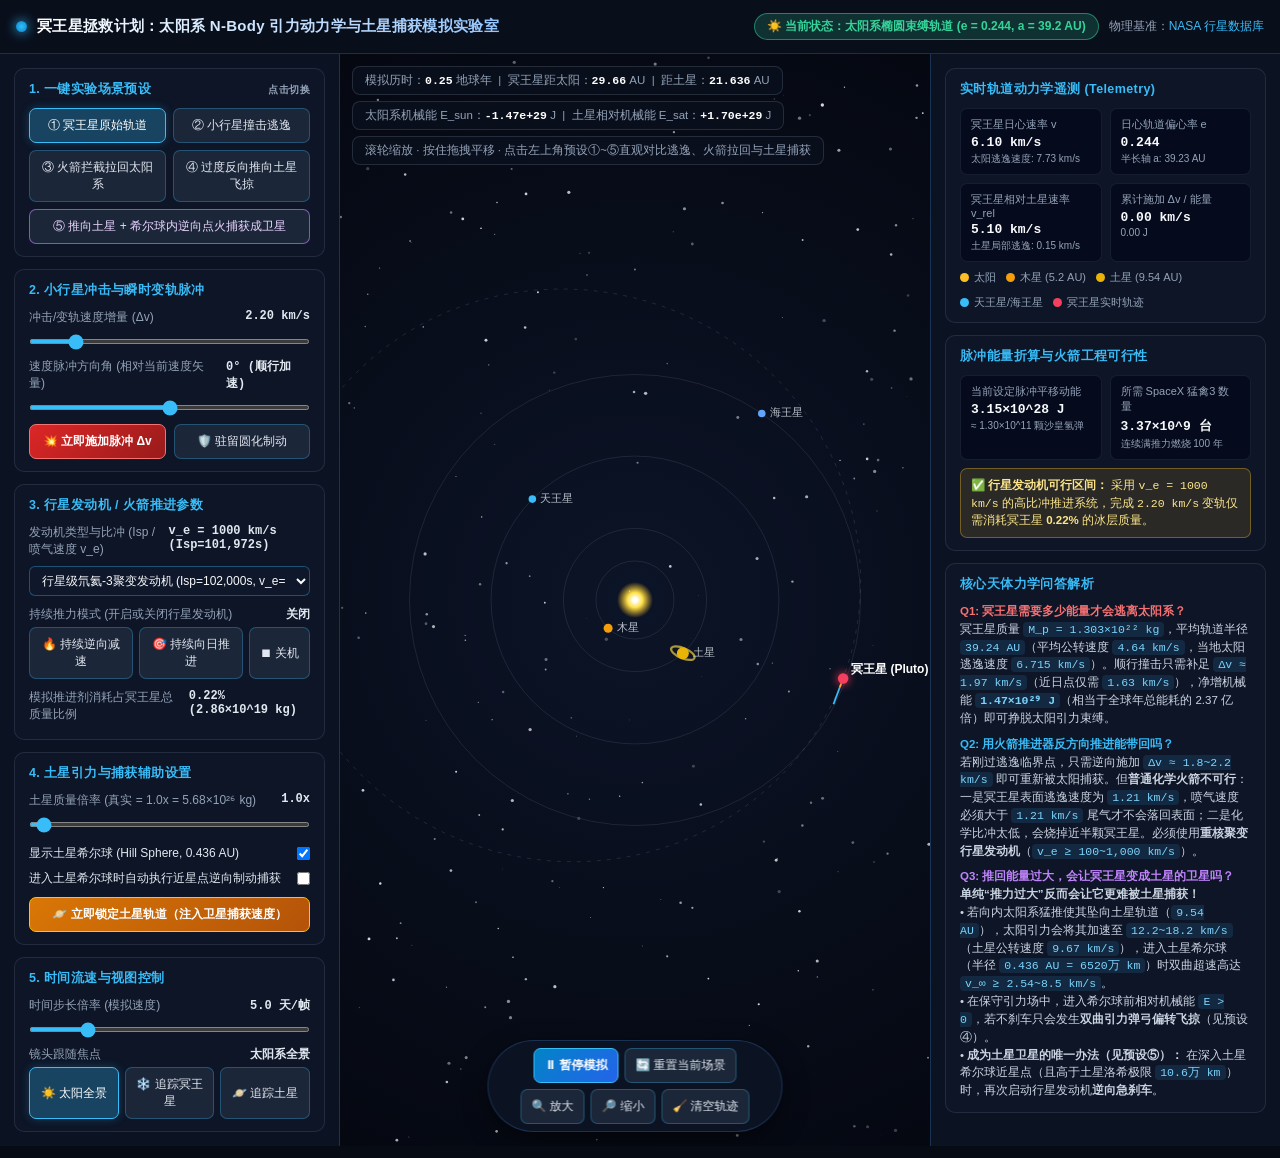
<file: index.html>
<!DOCTYPE html>
<html lang="zh-CN">
<head>
  <meta charset="UTF-8">
  <meta name="viewport" content="width=device-width, initial-scale=1.0">
  <title>冥王星拯救计划：太阳系 N-Body 引力动力学与土星捕获模拟实验室</title>
  <link rel="stylesheet" href="css/style.css">
</head>
<body>

<header>
  <div class="brand">
    <div class="brand-dot"></div>
    <h1>冥王星拯救计划：太阳系 N-Body 引力动力学与土星捕获模拟实验室</h1>
  </div>
  <div class="header-badges">
    <span id="orbitStateBadge" class="status-badge bound">当前状态：太阳系椭圆束缚轨道 (e = 0.244)</span>
    <span style="color: var(--text-muted);">物理基准：<a href="https://nssdc.gsfc.nasa.gov/planetary/factsheet/plutofact.html" target="_blank" rel="noopener noreferrer" style="color: var(--accent-blue); text-decoration: none;">NASA 行星数据库</a></span>
  </div>
</header>

<div class="main-container">
  <!-- 左侧控制面板 -->
  <aside class="sidebar">
    <div class="card">
      <div class="card-title">
        <span>1. 一键实验场景预设</span>
        <span style="font-size:10px; color:var(--text-muted);">点击切换</span>
      </div>
      <div class="preset-grid">
        <button class="btn active" id="preset1" type="button">① 冥王星原始轨道</button>
        <button class="btn" id="preset2" type="button">② 小行星撞击逃逸</button>
        <button class="btn" id="preset3" type="button">③ 火箭拦截拉回太阳系</button>
        <button class="btn" id="preset4" type="button">④ 过度反向推向土星飞掠</button>
        <button class="btn" id="preset5" type="button" style="grid-column: span 2; border-color: rgba(192,132,252,0.6); color: #e9d5ff;">⑤ 推向土星 + 希尔球内逆向点火捕获成卫星</button>
      </div>
    </div>

    <div class="card">
      <div class="card-title">
        <span>2. 小行星冲击与瞬时变轨脉冲</span>
      </div>
      <div class="control-row">
        <div class="control-label">
          <span>冲击/变轨速度增量 (Δv)</span>
          <span class="control-val" id="dvMagVal">2.20 km/s</span>
        </div>
        <input type="range" id="dvMagSlider" min="0" max="15" step="0.05" value="2.20">
      </div>
      <div class="control-row">
        <div class="control-label">
          <span>速度脉冲方向角 (相对当前速度矢量)</span>
          <span class="control-val" id="dvAngleVal">0° (顺行加速)</span>
        </div>
        <input type="range" id="dvAngleSlider" min="-180" max="180" step="1" value="0">
      </div>
      <div style="display:flex; gap:8px; margin-top:8px;">
        <button class="btn btn-danger" id="btnTriggerImpulse" type="button" style="flex:1;">💥 立即施加脉冲 Δv</button>
        <button class="btn" id="btnCircularize" type="button" style="flex:1;">🛡️ 驻留圆化制动</button>
      </div>
    </div>

    <div class="card">
      <div class="card-title">
        <span>3. 行星发动机 / 火箭推进参数</span>
      </div>
      <div class="control-row">
        <div class="control-label">
          <span>发动机类型与比冲 (Isp / 喷气速度 v_e)</span>
          <span class="control-val" id="ispVal">v_e = 1000 km/s</span>
        </div>
        <select id="engineTypeSelect" style="width:100%; padding:6px 8px; border-radius:6px; background:#0f172a; color:#f8fafc; border:1px solid rgba(56,189,248,0.35); font-size:12px; margin-top:4px;">
          <option value="3.73">SpaceX Raptor 3 真空化学火箭 (Isp=380s, v_e=3.73 km/s)</option>
          <option value="4.44">氢氧化学火箭 RS-25 (Isp=453s, v_e=4.44 km/s)</option>
          <option value="1.21">冥王星逃逸速度极限电推进 (v_e=1.21 km/s)</option>
          <option value="100">重核裂变脉冲推进 (Isp=10,200s, v_e=100 km/s)</option>
          <option value="1000" selected>行星级氘氦-3聚变发动机 (Isp=102,000s, v_e=1,000 km/s)</option>
          <option value="15000">重子-反物质湮灭光子火箭 (v_e=15,000 km/s)</option>
        </select>
      </div>
      <div class="control-row" style="margin-top:8px;">
        <div class="control-label">
          <span>持续推力模式 (开启或关闭行星发动机)</span>
          <span class="control-val" id="contThrustVal">关闭</span>
        </div>
        <div style="display:flex; gap:6px; margin-top:4px;">
          <button class="btn" id="btnRetroBurn" type="button" style="flex:1;">🔥 持续逆向减速</button>
          <button class="btn" id="btnSunBurn" type="button" style="flex:1;">🎯 持续向日推进</button>
          <button class="btn" id="btnStopBurn" type="button">⏹ 关机</button>
        </div>
      </div>
      <div class="control-row" style="margin-top:8px;">
        <div class="control-label">
          <span>模拟推进剂消耗占冥王星总质量比例</span>
          <span class="control-val" id="propMassRatioVal">0.22%</span>
        </div>
      </div>
    </div>

    <div class="card">
      <div class="card-title">
        <span>4. 土星引力与捕获辅助设置</span>
      </div>
      <div class="control-row">
        <div class="control-label">
          <span>土星质量倍率 (真实 = 1.0x = 5.68×10²⁶ kg)</span>
          <span class="control-val" id="saturnMassVal">1.0x</span>
        </div>
        <input type="range" id="saturnMassSlider" min="0.5" max="20" step="0.5" value="1.0">
      </div>
      <div class="checkbox-row">
        <label for="showHillCheck">显示土星希尔球 (Hill Sphere, 0.436 AU)</label>
        <input type="checkbox" id="showHillCheck" checked>
      </div>
      <div class="checkbox-row">
        <label for="autoCaptureCheck">进入土星希尔球时自动执行近星点逆向制动捕获</label>
        <input type="checkbox" id="autoCaptureCheck">
      </div>
      <button class="btn btn-gold" id="btnManualCapture" type="button" style="width:100%; margin-top:6px;">🪐 立即锁定土星轨道（注入卫星捕获速度）</button>
    </div>

    <div class="card">
      <div class="card-title">
        <span>5. 时间流速与视图控制</span>
      </div>
      <div class="control-row">
        <div class="control-label">
          <span>时间步长倍率 (模拟速度)</span>
          <span class="control-val" id="timeScaleVal">5.0 天/帧</span>
        </div>
        <input type="range" id="timeScaleSlider" min="0.2" max="25" step="0.2" value="5.0">
      </div>
      <div class="control-row">
        <div class="control-label">
          <span>镜头跟随焦点</span>
          <span class="control-val" id="cameraFocusVal">太阳系全景</span>
        </div>
        <div style="display:flex; gap:6px; margin-top:4px;">
          <button class="btn active" id="camSun" type="button" style="flex:1;">☀️ 太阳全景</button>
          <button class="btn" id="camPluto" type="button" style="flex:1;">❄️ 追踪冥王星</button>
          <button class="btn" id="camSaturn" type="button" style="flex:1;">🪐 追踪土星</button>
        </div>
      </div>
    </div>
  </aside>

  <!-- 中间 Canvas 互动区域 -->
  <main class="canvas-wrapper">
    <canvas id="simCanvas"></canvas>

    <div class="canvas-hud">
      <div class="hud-pill">
        模拟历时：<strong id="simTimeYears">0.00</strong> 地球年 &nbsp;|&nbsp; 冥王星距太阳：<strong id="hudDistSun">39.48</strong> AU &nbsp;|&nbsp; 距土星：<strong id="hudDistSaturn">30.12</strong> AU
      </div>
      <div class="hud-pill">
        太阳系机械能 E_sun：<strong id="hudEnergySun">-1.48e+29</strong> J &nbsp;|&nbsp; 土星相对机械能 E_sat：<strong id="hudEnergySat">+2.10e+29</strong> J
      </div>
      <div class="hud-pill">
        滚轮缩放 · 按住拖拽平移 · 点击左上角预设①~⑤直观对比逃逸、火箭拉回与土星捕获
      </div>
    </div>

    <div class="canvas-toolbar">
      <button class="btn btn-primary" id="playPauseBtn" type="button">⏸ 暂停模拟</button>
      <button class="btn" id="btnResetSim" type="button">🔄 重置当前场景</button>
      <button class="btn" id="btnZoomIn" type="button">🔍 放大</button>
      <button class="btn" id="btnZoomOut" type="button">🔎 缩小</button>
      <button class="btn" id="btnClearTrails" type="button">🧹 清空轨迹</button>
    </div>
  </main>

  <!-- 右侧天体物理实时遥测与深度计算面板 -->
  <aside class="sidebar sidebar-right">
    <div class="card">
      <div class="card-title">
        <span>实时轨道动力学遥测 (Telemetry)</span>
      </div>
      <div class="metric-grid">
        <div class="metric-box">
          <div class="metric-label">冥王星日心速率 v</div>
          <div class="metric-value" id="telVelSun">4.67 km/s</div>
          <div class="metric-sub" id="telEscSun">太阳逃逸速度: 6.70 km/s</div>
        </div>
        <div class="metric-box">
          <div class="metric-label">日心轨道偏心率 e</div>
          <div class="metric-value" id="telEccSun">0.244</div>
          <div class="metric-sub" id="telSmaSun">半长轴 a: 39.24 AU</div>
        </div>
        <div class="metric-box">
          <div class="metric-label">冥王星相对土星速率 v_rel</div>
          <div class="metric-value" id="telVelSat">11.20 km/s</div>
          <div class="metric-sub" id="telEscSat">土星逃逸速度: 0.42 km/s</div>
        </div>
        <div class="metric-box">
          <div class="metric-label">累计施加 Δv / 能量</div>
          <div class="metric-value" id="telTotalDv">0.00 km/s</div>
          <div class="metric-sub" id="telTotalEnergy">0.00 × 10²⁸ J</div>
        </div>
      </div>
      <div class="legend-bar">
        <div class="legend-item"><span class="dot" style="background:#fbbf24;"></span>太阳</div>
        <div class="legend-item"><span class="dot" style="background:#f59e0b;"></span>木星 (5.2 AU)</div>
        <div class="legend-item"><span class="dot" style="background:#eab308;"></span>土星 (9.54 AU)</div>
        <div class="legend-item"><span class="dot" style="background:#38bdf8;"></span>天王星/海王星</div>
        <div class="legend-item"><span class="dot" style="background:#f43f5e;"></span>冥王星实时轨迹</div>
      </div>
    </div>

    <div class="card">
      <div class="card-title">
        <span>脉冲能量折算与火箭工程可行性</span>
      </div>
      <div class="metric-grid" style="margin-bottom:8px;">
        <div class="metric-box">
          <div class="metric-label">当前设定脉冲平移动能</div>
          <div class="metric-value" id="calcKeVal">3.15 × 10²⁸ J</div>
          <div class="metric-sub" id="calcTsarVal">≈ 1.30 亿颗沙皇氢弹</div>
        </div>
        <div class="metric-box">
          <div class="metric-label">所需 SpaceX 猛禽3 数量</div>
          <div class="metric-value" id="calcRaptorVal">3.37 × 10⁹ 台</div>
          <div class="metric-sub">连续满推力燃烧 100 年</div>
        </div>
      </div>
      <div class="alert-banner" id="engineeringAlert">
        <strong>齐奥尔科夫斯基火箭方程警告：</strong> 若使用化学火箭（Isp=380s, 喷气速度 3.73 km/s）产生 2.20 km/s 的 Δv，需要消耗冥王星 <strong>46.4%</strong> 的自身质量作为燃料；若改为核聚变行星发动机（v_e=1000 km/s），仅需消耗 <strong>0.22%</strong> 冥王星质量！
      </div>
    </div>

    <div class="card">
      <div class="card-title">
        <span>核心天体力学问答解析</span>
      </div>
      <div class="formula-note" style="display:flex; flex-direction:column; gap:8px;">
        <div>
          <strong style="color:#f87171;">Q1: 冥王星需要多少能量才会逃离太阳系？</strong><br>
          冥王星质量 <code>M_p = 1.303×10²² kg</code>，平均轨道半径 <code>39.24 AU</code>（平均公转速度 <code>4.64 km/s</code>，当地太阳逃逸速度 <code>6.715 km/s</code>）。顺行撞击只需补足 <code>Δv ≈ 1.97 km/s</code>（近日点仅需 <code>1.63 km/s</code>），净增机械能 <strong><code>1.47×10²⁹ J</code></strong>（相当于全球年总能耗的 2.37 亿倍）即可挣脱太阳引力束缚。
        </div>
        <div>
          <strong style="color:#38bdf8;">Q2: 用火箭推进器反方向推进能带回吗？</strong><br>
          若刚过逃逸临界点，只需逆向施加 <code>Δv ≈ 1.8~2.2 km/s</code> 即可重新被太阳捕获。但<strong>普通化学火箭不可行</strong>：一是冥王星表面逃逸速度为 <code>1.21 km/s</code>，喷气速度必须大于 <code>1.21 km/s</code> 尾气才不会落回表面；二是化学比冲太低，会烧掉近半颗冥王星。必须使用<strong>重核聚变行星发动机</strong>（<code>v_e ≥ 100~1,000 km/s</code>）。
        </div>
        <div>
          <strong style="color:#c084fc;">Q3: 推回能量过大，会让冥王星变成土星的卫星吗？</strong><br>
          <strong>单纯“推力过大”反而会让它更难被土星捕获！</strong><br>
          • 若向内太阳系猛推使其坠向土星轨道（<code>9.54 AU</code>），太阳引力会将其加速至 <code>12.2~18.2 km/s</code>（土星公转速度 <code>9.67 km/s</code>），进入土星希尔球（半径 <code>0.436 AU = 6520万 km</code>）时双曲超速高达 <code>v_∞ ≥ 2.54~8.5 km/s</code>。<br>
          • 在保守引力场中，进入希尔球前相对机械能 <code>E > 0</code>，若不刹车只会发生<strong>双曲引力弹弓偏转飞掠</strong>（见预设④）。<br>
          • <strong>成为土星卫星的唯一办法（见预设⑤）：</strong> 在深入土星希尔球近星点（且高于土星洛希极限 <code>10.6万 km</code>）时，再次启动行星发动机<strong>逆向急刹车</strong>。
        </div>
      </div>
    </div>
  </aside>
</div>

<script src="js/simulation.js"></script>
</body>
</html>
</file>
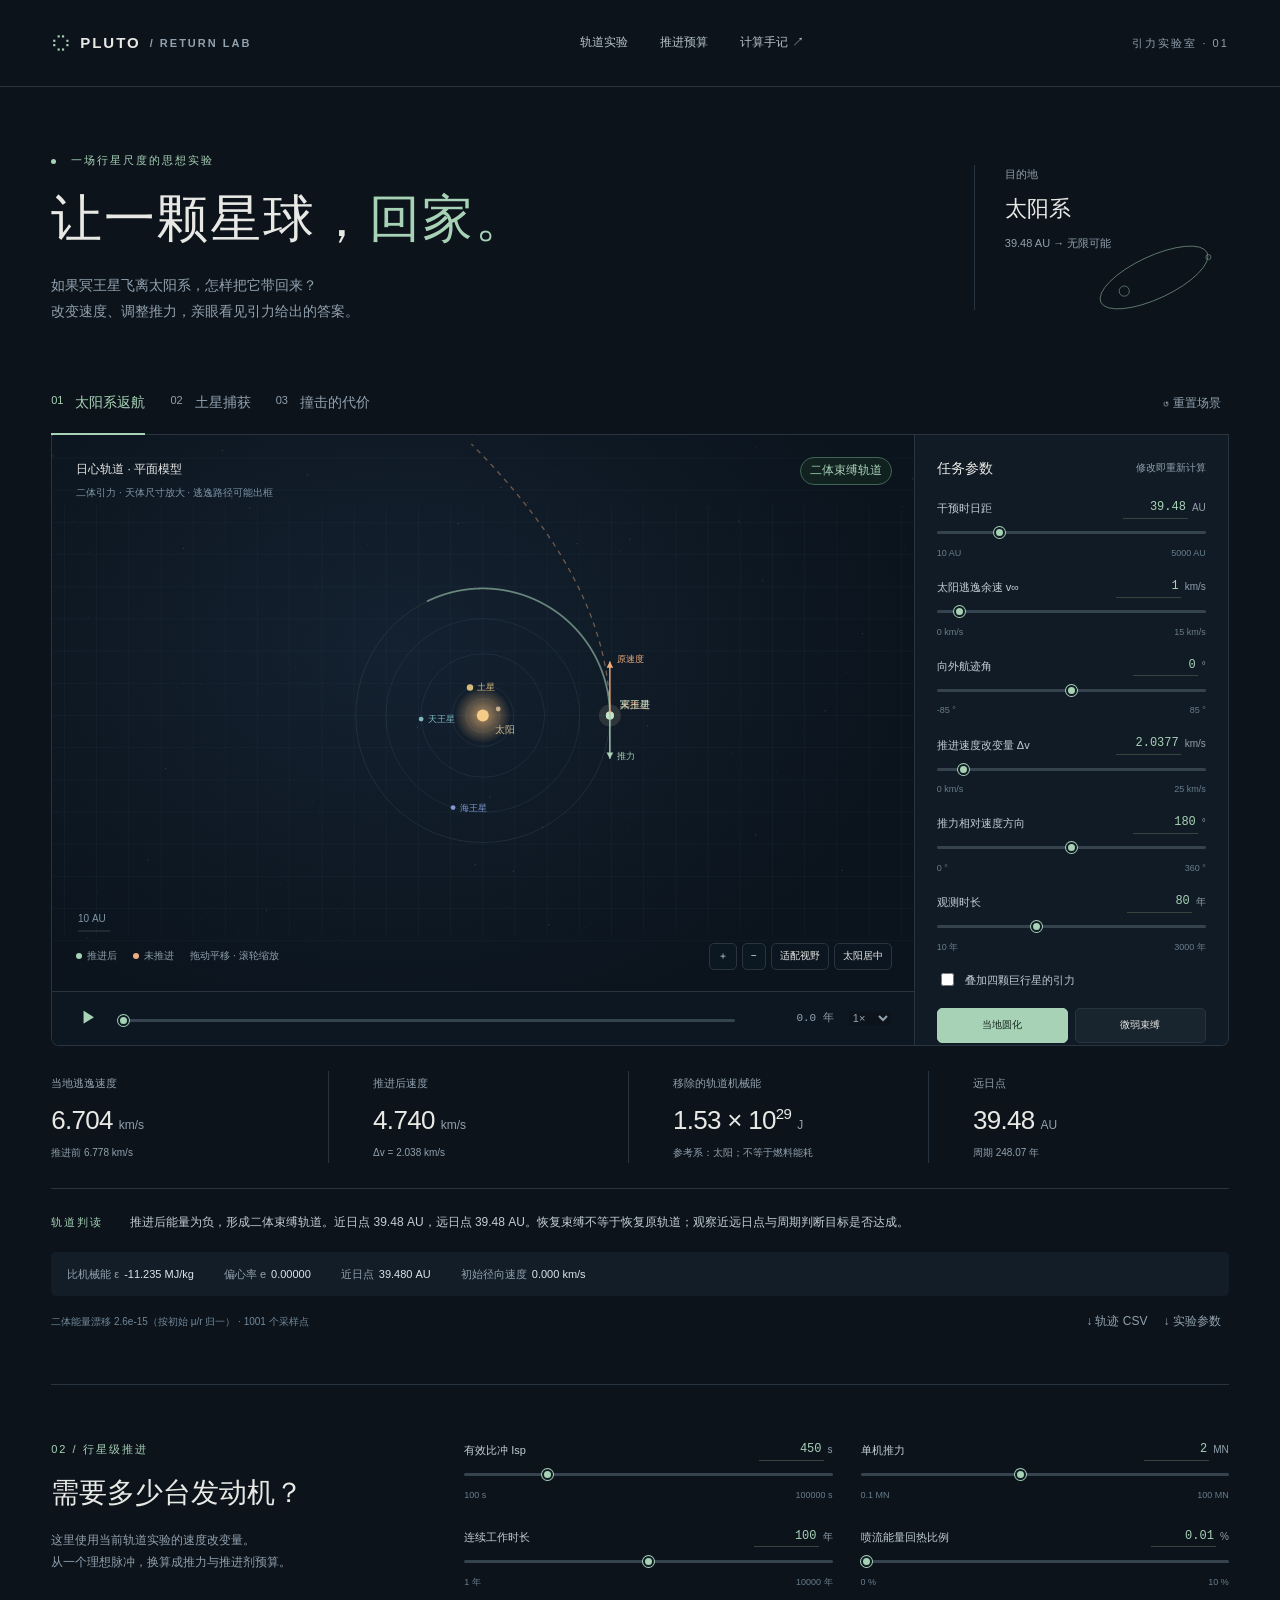
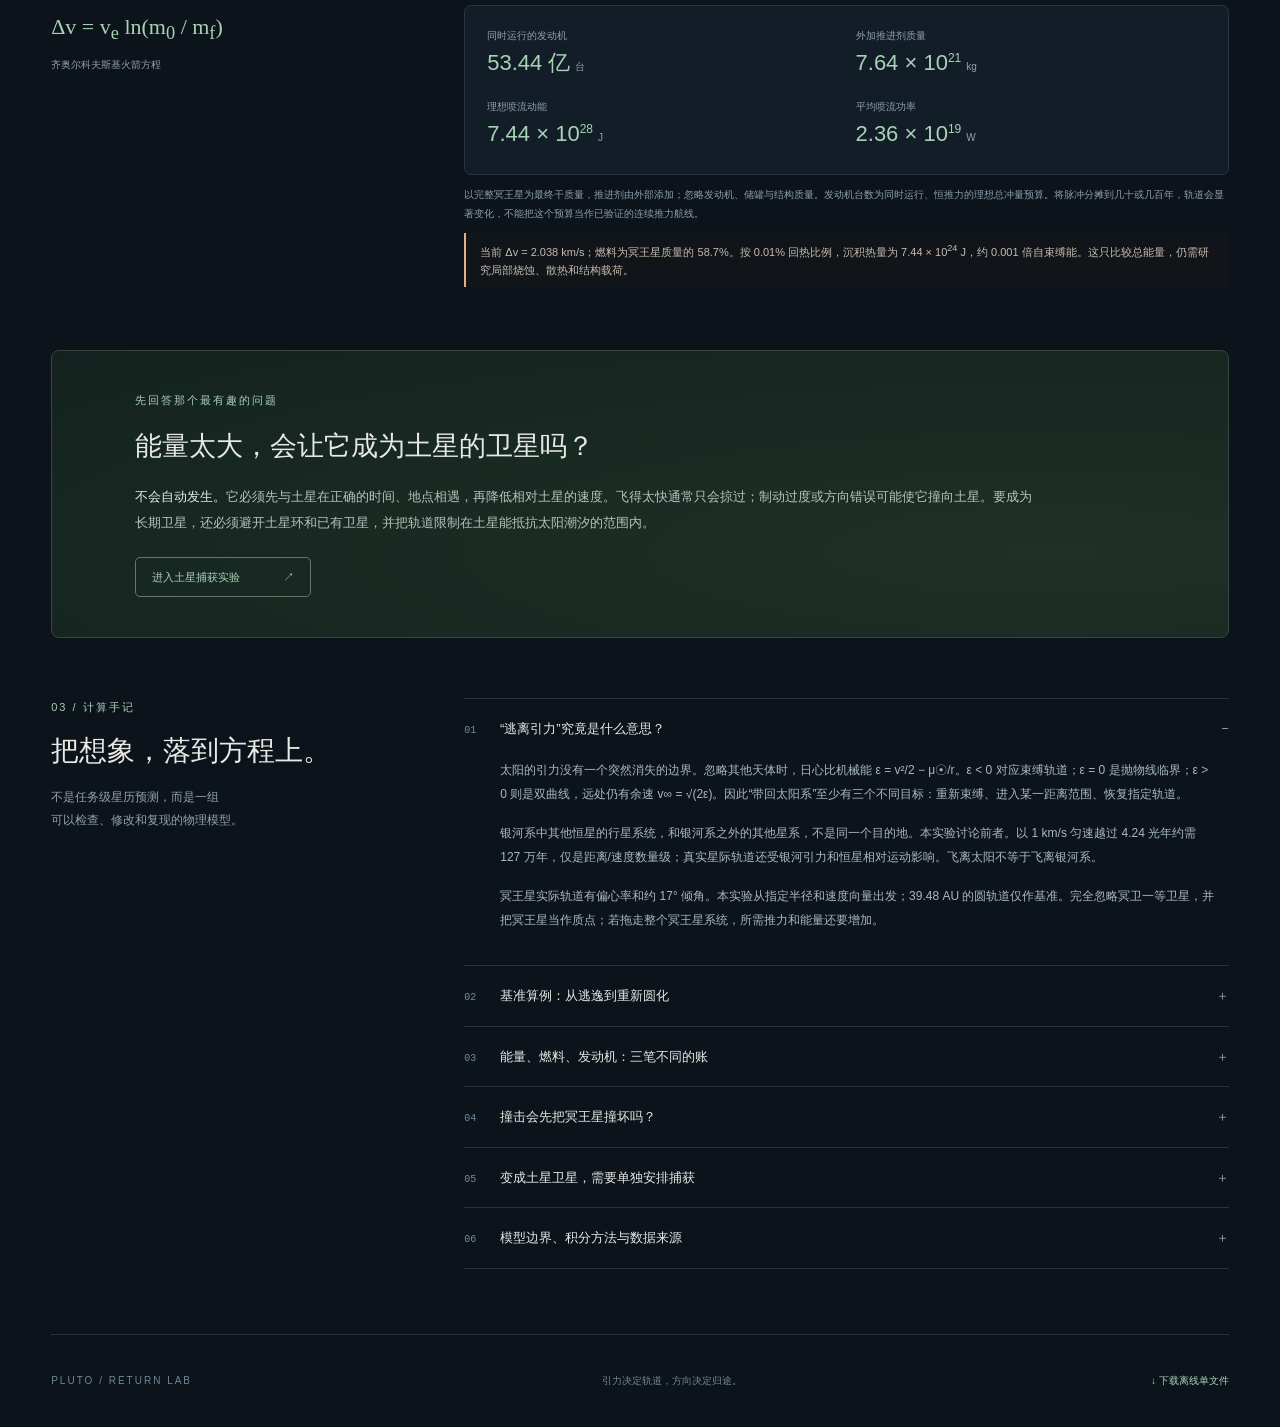
<file: pluto-return-lab/index.html>
<!doctype html>
<html lang="zh-CN"><head><meta charset="utf-8"><meta name="viewport" content="width=device-width,initial-scale=1"><meta name="theme-color" content="#0c131b"><meta name="description" content="互动探索冥王星逃逸、返回太阳系、行星级火箭和土星捕获的物理代价。"><title>冥王星返航计划 · 引力实验室</title><link rel="stylesheet" href="style.css"></head>
<body><header><a class="brand" href="#"><span class="brandmark">◌</span> PLUTO <span class="dim">/ RETURN LAB</span></a><nav><a href="#experiment">轨道实验</a><a href="#engineering">推进预算</a><a href="#research">计算手记 ↗</a></nav><span class="version">引力实验室 · 01</span></header>
<main><section class="hero"><div><div class="eyebrow"><i></i> 一场行星尺度的思想实验</div><h1>让一颗星球，<em>回家。</em></h1><p>如果冥王星飞离太阳系，怎样把它带回来？<br>改变速度、调整推力，亲眼看见引力给出的答案。</p></div><div class="hero-note"><span>目的地</span><strong>太阳系</strong><small>39.48 AU → 无限可能</small><svg viewBox="0 0 160 100" aria-hidden="true"><ellipse cx="80" cy="50" rx="69" ry="25" transform="rotate(-25 80 50)"/><circle cx="45" cy="66" r="6"/><circle cx="144" cy="26" r="3"/></svg></div></section>
<section id="experiment" class="experiment"><div class="section-head"><div class="tabs" role="tablist" aria-label="实验场景"><button class="tab active" data-scene="solar" role="tab" aria-selected="true">01 <span>太阳系返航</span></button><button class="tab" data-scene="saturn" role="tab" aria-selected="false">02 <span>土星捕获</span></button><button class="tab" data-scene="impact" role="tab" aria-selected="false">03 <span>撞击的代价</span></button></div><button id="reset" class="text-button">↺ 重置场景</button></div>
<div class="lab-grid"><div class="viewport"><div class="map-top"><div><span id="map-title">日心轨道 · 黄道平面</span><small id="map-sub">二维示意 · 天体尺寸已放大</small></div><span class="badge" id="orbit-badge">计算中</span></div><canvas id="space" aria-label="交互轨道图：虚线表示未推进轨道，绿色表示推进后的轨道"></canvas><div class="map-bottom"><div class="legend"><span><i class="dot sage"></i>推进后</span><span><i class="dot orange"></i>未推进</span><span class="desktop">拖动平移 · 滚轮缩放</span></div><div class="map-tools"><button id="zoom-in" aria-label="放大">＋</button><button id="zoom-out" aria-label="缩小">−</button><button id="fit">适配视野</button><button id="center">太阳居中</button></div></div><div class="transport"><button id="play" aria-label="播放或暂停模拟">▶</button><input id="timeline" type="range" min="0" max="1000" value="0" aria-label="时间进度"><output id="time-label">0.0 年</output><select id="speed" aria-label="播放速度"><option value="0.5">0.5×</option><option value="1" selected>1×</option><option value="3">3×</option></select></div></div>
<aside class="control-panel"><div class="panel-title"><span>任务参数</span><small>修改即重新计算</small></div><div id="controls"></div><div id="quick-actions" class="quick-actions"></div><div id="control-note" class="control-note"></div></aside></div>
<div class="metrics" id="metrics"></div><div class="verdict"><span class="eyebrow">轨道判读</span><p id="verdict"></p></div><div class="details-strip" id="details-strip"></div>
<div class="under-tools"><span id="solver-status">自适应数值积分</span><div><button id="export-csv" class="text-button">↓ 轨迹 CSV</button><button id="export-json" class="text-button">↓ 实验参数</button></div></div></section>
<section id="engineering" class="engineering"><div class="section-intro"><span class="eyebrow">02 / 行星级推进</span><h2>需要多少台发动机？</h2><p>这里使用当前轨道实验的速度改变量。<br>从一个理想脉冲，换算成推力与推进剂预算。</p><div class="energy-equation">Δv = v<sub>e</sub> ln(m<sub>0</sub> / m<sub>f</sub>)<small>齐奥尔科夫斯基火箭方程</small></div></div><div class="engine-body"><div id="engine-controls" class="engine-controls"></div><div class="engine-results" id="engine-results"></div><p class="fineprint">以完整冥王星为最终干质量，推进剂由外部添加；忽略发动机、储罐与结构质量。发动机台数为同时运行、恒推力的理想总冲量预算。将脉冲分摊到几十或几百年，轨道会显著变化，不能把这个预算当作已验证的连续推力航线。</p><div class="heat-note" id="heat-note"></div></div></section>
<section class="conclusion"><span class="eyebrow">先回答那个最有趣的问题</span><h2>能量太大，会让它成为土星的卫星吗？</h2><p><strong>不会自动发生。</strong>它必须先与土星在正确的时间、地点相遇，再降低相对土星的速度。飞得太快通常只会掠过；制动过度或方向错误可能使它撞向土星。要成为长期卫星，还必须避开土星环和已有卫星，并把轨道限制在土星能抵抗太阳潮汐的范围内。</p><button class="outline-button" id="try-saturn">进入土星捕获实验 <span>↗</span></button></section>
<section id="research" class="research"><div class="section-intro"><span class="eyebrow">03 / 计算手记</span><h2>把想象，落到方程上。</h2><p>不是任务级星历预测，而是一组<br>可以检查、修改和复现的物理模型。</p></div><div class="notes">
<details open><summary><span>01</span> “逃离引力”究竟是什么意思？</summary><div class="note-content"><p>太阳的引力没有一个突然消失的边界。忽略其他天体时，日心比机械能 ε = v²/2 − μ☉/r。ε &lt; 0 对应束缚轨道；ε = 0 是抛物线临界；ε &gt; 0 则是双曲线，远处仍有余速 v∞ = √(2ε)。因此“带回太阳系”至少有三个不同目标：重新束缚、进入某一距离范围、恢复指定轨道。</p><p>银河系中其他恒星的行星系统，和银河系之外的其他星系，不是同一个目的地。本实验讨论前者。以 1 km/s 匀速越过 4.24 光年约需 127 万年，仅是距离/速度数量级；真实星际轨道还受银河引力和恒星相对运动影响。飞离太阳不等于飞离银河系。</p><p>冥王星实际轨道有偏心率和约 17° 倾角。本实验从指定半径和速度向量出发；39.48 AU 的圆轨道仅作基准。完全忽略冥卫一等卫星，并把冥王星当作质点；若拖走整个冥王星系统，所需推力和能量还要增加。</p></div></details>
<details><summary><span>02</span> 基准算例：从逃逸到重新圆化</summary><div class="note-content"><p>取冥王星 M = 1.30246 × 10²² kg、R = 1,188.3 km，太阳 μ☉ = 1.3271244004 × 10²⁰ m³/s²，r = 39.48 AU。在该距离，圆速度为 4.740 km/s，太阳逃逸速度为 6.704 km/s。从圆轨道顺行加速到恰好逃逸，需要 Δv = (√2 − 1)√(μ☉/r) ≈ 1.963 km/s。</p><div class="formula">v = √(v∞² + 2μ☉/r)<br>Δv<sub>束缚临界</sub> = v − √(2μ☉/r)<br>ΔE<sub>至少移除</sub> = ½ Mv∞²</div><p>假设逃逸余速为 1 km/s，且此刻速度纯切向，则当地速度为 6.778 km/s。逆速度方向制动必须<strong>超过 74.17 m/s</strong>才重新束缚；若制动 100 m/s，远日点仍约 5,095 AU，周期约 13 万年。仅减到临界速度仍然不会返回。</p><p>恢复同一半径的圆轨道需 Δv ≈ 2.038 km/s，轨道机械能减少约 1.528 × 10²⁹ J。若有向外径向速度，必须用矢量差 Δv = |v目标 − v当前|，不能简单相减速率。网页的“当地圆化”按钮会自动计算方向和大小。</p><p>远处制动也不是同一个数字。例如 r = 1,000 AU、v∞ = 1 km/s 时，当地速度约 1.665 km/s、临界制动约 0.333 km/s。网页允许改变距离观察这个变化。极远的弱束缚轨道受银河潮汐和路过恒星扰动，单太阳模型不再能保证长期返回。</p></div></details>
<details><summary><span>03</span> 能量、燃料、发动机：三笔不同的账</summary><div class="note-content"><p>ΔE = ½M(v前² − v后²) 是指定参考系下从冥王星轨道移走的机械能，不等于燃料能耗，也不应全部作为热注入冥王星。½M(Δv)² 通常也不等于轨道能量变化，因为存在 Mv·Δv 交叉项。</p><div class="formula">v<sub>e</sub> = I<sub>sp</sub>g₀<br>m<sub>推进剂</sub> = M[exp(Δv/v<sub>e</sub>) − 1]<br>N = m<sub>推进剂</sub>v<sub>e</sub> / (F<sub>单机</sub>T)<br>E<sub>喷流</sub> = ½m<sub>推进剂</sub>v<sub>e</sub>²</div><p>以比冲 450 s、单机推力 2 MN、运行 100 年为假想发动机参数，基准圆化需约 7.64 × 10²¹ kg 推进剂（约冥王星质量的 59%），约 53.4 亿台同时工作。若忽略携带燃料导致的增重，简单的 MΔv/(FT) 会给出约 42.1 亿台，但会低估这个外加燃料模型的需求。</p><p>喷流能量是理想有效排气动能预算；真实能源还取决于发动机效率、排气结构与散热，不能由 Δv 唯一确定。提高比冲会减少推进剂，但在固定动量需求下常提高喷流功率，网页可以观察这种权衡。</p><p>方向上，刹车应让推力大致反向于速度、喷流沿速度方向；持续“朝太阳推”并不一定是高效刹车。工程上可设想分布式推进器、挖掘物质的电磁质量抛射器、外部能束与可规划的引力助推，但都需处理动量、能源和热，尚无现成可实现的行星搬运方案。使用冥王星本身作推进剂时质量会变化，不能直接套用这里的“完整干质量保留”模型。</p></div></details>
<details><summary><span>04</span> 撞击会先把冥王星撞坏吗？</summary><div class="note-content"><p>均匀球近似的自引力束缚能为 U ≈ 3GM²/(5R) ≈ 5.72 × 10²⁷ J。这是打散物质的能量尺度，并非精准破碎阈值；密度分层、撞击角、冲击波和能量耦合都很重要。平缓改变整体速度，并不意味着把所有轨道功作为热量灌入星体。</p><div class="formula">βm<sub>撞体</sub>u ≈ MΔv<br>d ≈ 2[3m<sub>撞体</sub>/(4πρ)]<sup>1/3</sup><br>E<sub>撞击</sub> = ½m<sub>撞体</sub>u²</div><p>从 39.48 AU 圆轨道恰好逃逸，若撞击相对速度 20 km/s、密度 3,000 kg/m³、β = 1，理想冲量估算需要质量约 1.28 × 10²¹ kg、直径约 934 km 的撞击体，撞击能约 2.56 × 10²⁹ J，约为自束缚能的 45 倍。这已经是矮行星尺度的巨大天体。把完整冥王星轻轻撞出太阳系的前提本身很难成立。</p><p>β 是教学用动量耦合参数，不是冥王星的实测值。这里按固定目标质量估算，m/M 达到约 0.1 时不再是严格小撞体极限。若按 β=1 的完全非弹性黏合模型，质量要改成 m = MΔv/(u−Δv)，约比上面的估计大 11%。碰撞双方的自引力、质量流失与破碎需要流体/碎裂模拟，本网页不会把能量比直接当成“必定粉碎”的结论。</p></div></details>
<details><summary><span>05</span> 变成土星卫星，需要单独安排捕获</summary><div class="note-content"><p>在土星参考系里，近土点速度 v<sub>p</sub> = √(v∞,S² + 2μS/r<sub>p</sub>)。当地逆向制动超过 v<sub>p</sub> − √(2μS/r<sub>p</sub>) 才能使二体能量为负；若想圆化，则需 v<sub>p</sub> − √(μS/r<sub>p</sub>)。不耗散、不涉及第三天体的二体飞掠不会永久捕获。</p><p>取土星余速 5 km/s、近土点 20 个土星赤道半径（距土星中心约 120.5 万 km），当地速度 9.378 km/s。重新束缚需制动超过 1.444 km/s，圆化需 3.768 km/s，并移除约 3.68 × 10²⁹ J 的土心轨道能。20 个土星半径接近泰坦轨道，真实任务必须规避泰坦；此例不代表安全停车位。</p><div class="formula">R<sub>Hill</sub> ≈ aS(μS / 3μ☉)<sup>1/3</sup> ≈ 0.438 AU<br>≈ 6,546 万 km</div><p>Hill 半径是太阳潮汐背景下的影响尺度，不是稳定性保证。网页将远土点 &lt; 0.4R<sub>Hill</sub> 标作保守的几何筛选，未验证长期稳定。近距离还有卫星相遇、土星扁率、环和潮汐等影响。负土心能但远土点超出 Hill 范围的轨道，不能称为稳定卫星。</p><p>“向土星轨道转移”按钮将当前位置设成椭圆远日点，使近日点为 9.58 AU。39.48 AU 处切向逃逸余速为 1 km/s 时，首脉冲约 3.82 km/s，半个转移周期约 60.75 年。它只建立相交轨道，不保证土星届时恰好在交点；转移瞄准、三维倾角与土星端制动都需另算。土星场景的 v∞,S 是独立假设，不能与太阳场景预算直接相加充当完整方案。</p></div></details>
<details><summary><span>06</span> 模型边界、积分方法与数据来源</summary><div class="note-content"><p>太阳场景与土星场景均为二维质点动力学，推进在 t=0 作为瞬时速度矢量变化。默认二体引力；太阳场景可以叠加四颗巨行星的摄动，其位置沿预设圆轨道运动，并包含日心参考系的间接加速度项。这些相位不是某一天的实际星历，不能当作真实遭遇预测。模型不含行星相互摄动、冥卫一、银河引力或星体结构。</p><p>积分使用 RK4 整步/半步比较的自适应方法及 Richardson 修正，归一化局部误差阈值 10⁻¹⁰，步长同时受局部动力学时间限制。二体场景报告能量漂移（按初始 μ/r 归一化）；开启行星摄动时日心二体能量可以真实改变，不能把变化当数值误差。极近掠过可能触发停止，请缩短时长复查。低分辨率轨迹导出不是任务导航数据。</p><p>太阳图标、行星图标和箭头均为视觉放大；轨道位置为线性距离坐标。土星场景对太阳的影响只以 Hill 圈作边界提示，不计算太阳潮汐，蓝色筛选圈也不是第三体积分结果。撞击面板是冲量与能量模型，不是碎裂动画。</p><ul class="sources"><li><a href="https://ssd.jpl.nasa.gov/planets/phys_par.html" target="_blank" rel="noreferrer">JPL · 天体质量、半径与物理参数 ↗</a></li><li><a href="https://ssd.jpl.nasa.gov/astro_par.html" target="_blank" rel="noreferrer">JPL · 天文动力学常数（太阳 GM、AU） ↗</a></li><li><a href="https://ssd.jpl.nasa.gov/sats/phys_par/" target="_blank" rel="noreferrer">JPL · 土星本体 GM 与卫星参数 ↗</a></li><li><a href="https://science.nasa.gov/dwarf-planets/pluto/facts/" target="_blank" rel="noreferrer">NASA · 冥王星轨道与卫星系统 ↗</a></li><li><a href="https://www1.grc.nasa.gov/beginners-guide-to-aeronautics/ideal-rocket-equation/" target="_blank" rel="noreferrer">NASA Glenn · 理想火箭方程 ↗</a></li></ul><p class="fineprint">参数核验：2026-10-28。基准值取近似有效数字；所有发动机配置都是可调假想参数，不对应具体在役发动机。</p></div></details>
</div></section><footer><span>PLUTO / RETURN LAB</span><p>引力决定轨道，方向决定归途。</p><a href="offline.html" download="冥王星返航实验室.html">↓ 下载离线单文件</a></footer></main><script src="physics.js"></script><script src="app.js"></script></body></html>
</file>
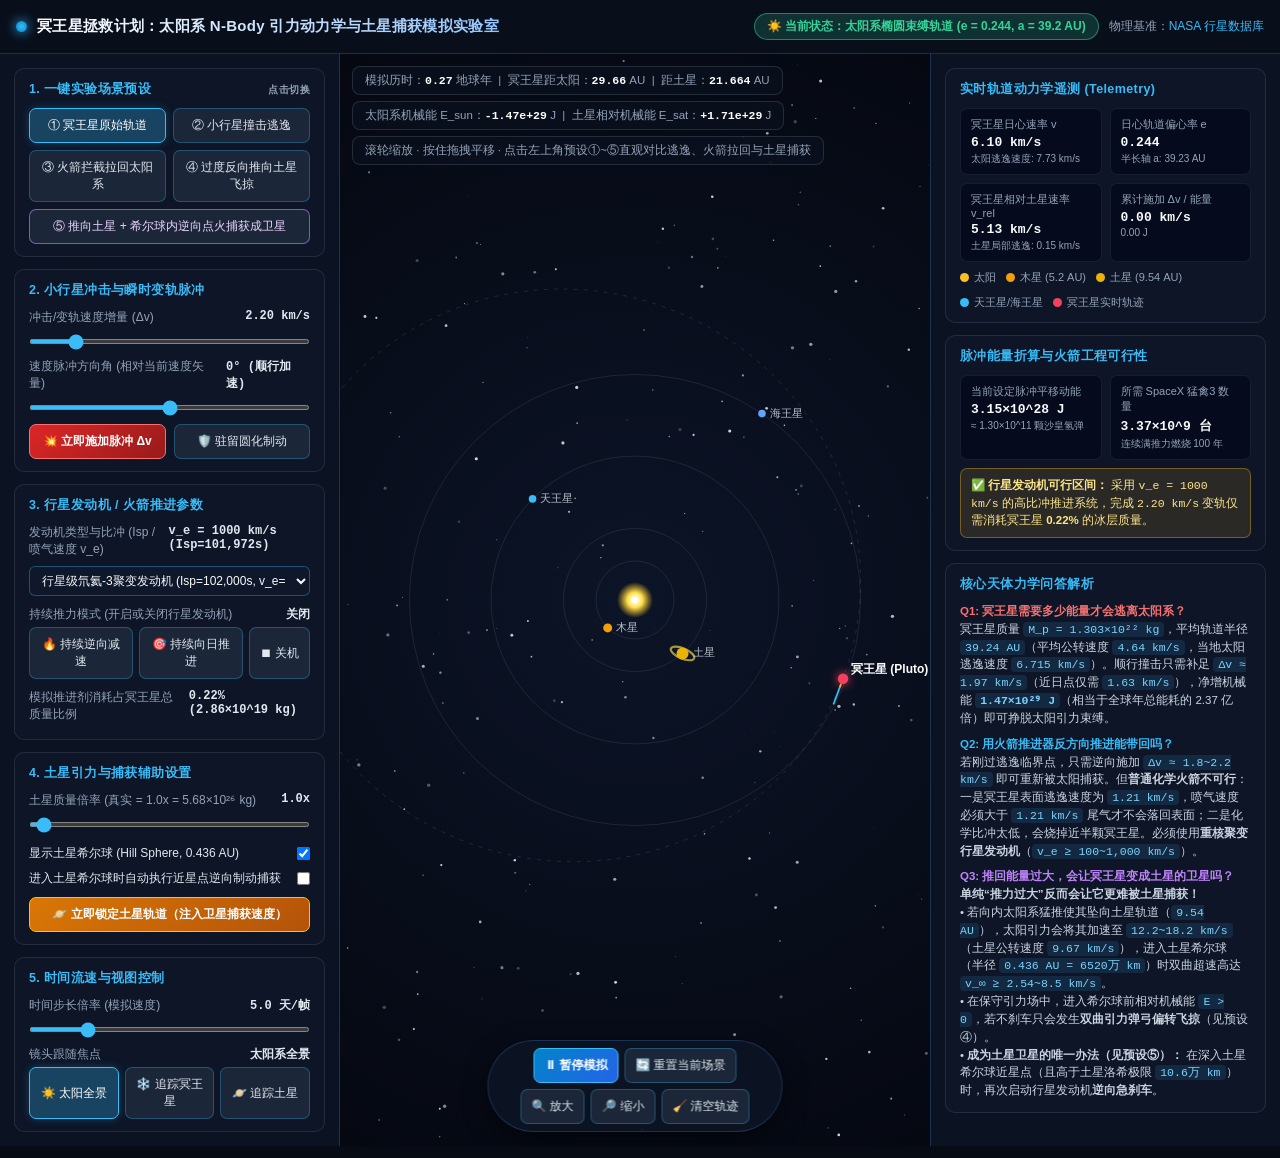
<file: pluto_rescue_simulation.html>
<!DOCTYPE html>
<html lang="zh-CN">
<head>
  <meta charset="UTF-8">
  <meta name="viewport" content="width=device-width, initial-scale=1.0">
  <title>冥王星拯救计划：太阳系 N-Body 引力动力学与土星捕获模拟实验室</title>
  <style>
    :root {
      --bg-dark: #070b14;
      --panel-bg: rgba(13, 20, 36, 0.92);
      --panel-border: rgba(88, 166, 255, 0.22);
      --accent-blue: #38bdf8;
      --accent-gold: #fbbf24;
      --accent-red: #f87171;
      --accent-green: #34d399;
      --accent-purple: #c084fc;
      --text-main: #e2e8f0;
      --text-muted: #94a3b8;
    }
    * {
      box-sizing: border-box;
      margin: 0;
      padding: 0;
    }
    body {
      font-family: "Inter", -apple-system, BlinkMacSystemFont, "Segoe UI", Roboto, "PingFang SC", "Microsoft YaHei", sans-serif;
      background-color: var(--bg-dark);
      color: var(--text-main);
      min-height: 100vh;
      display: flex;
      flex-direction: column;
      overflow-x: hidden;
    }
    header {
      min-height: 54px;
      background: rgba(10, 15, 28, 0.96);
      border-bottom: 1px solid var(--panel-border);
      display: flex;
      flex-wrap: wrap;
      align-items: center;
      justify-content: space-between;
      padding: 8px 16px;
      gap: 10px;
      z-index: 20;
    }
    .brand {
      display: flex;
      align-items: center;
      gap: 10px;
    }
    .brand-dot {
      width: 11px;
      height: 11px;
      border-radius: 50%;
      background: radial-gradient(circle, #38bdf8, #0284c7);
      box-shadow: 0 0 12px #38bdf8;
      flex-shrink: 0;
    }
    .brand h1 {
      font-size: 15px;
      font-weight: 600;
      letter-spacing: 0.3px;
      background: linear-gradient(90deg, #fff, #93c5fd);
      -webkit-background-clip: text;
      -webkit-text-fill-color: transparent;
    }
    .header-badges {
      display: flex;
      flex-wrap: wrap;
      gap: 10px;
      align-items: center;
      font-size: 12px;
    }
    .status-badge {
      padding: 4px 12px;
      border-radius: 999px;
      font-weight: 600;
      background: rgba(56, 189, 248, 0.15);
      border: 1px solid rgba(56, 189, 248, 0.4);
      color: var(--accent-blue);
      transition: all 0.25s ease;
    }
    .status-badge.escaped {
      background: rgba(248, 113, 113, 0.18);
      border-color: rgba(248, 113, 113, 0.5);
      color: var(--accent-red);
    }
    .status-badge.captured {
      background: rgba(192, 132, 252, 0.2);
      border-color: rgba(192, 132, 252, 0.6);
      color: var(--accent-purple);
    }
    .status-badge.bound {
      background: rgba(52, 211, 153, 0.18);
      border-color: rgba(52, 211, 153, 0.5);
      color: var(--accent-green);
    }
    .main-container {
      flex: 1;
      display: grid;
      grid-template-columns: 340px minmax(360px, 1fr) 350px;
      height: calc(100vh - 54px);
      position: relative;
    }
    @media (max-width: 1180px) {
      .main-container {
        grid-template-columns: 1fr;
        height: auto;
      }
      .canvas-wrapper {
        height: 62vh !important;
        min-height: 440px;
        order: -1;
      }
      .sidebar {
        border-right: none !important;
        border-left: none !important;
        border-bottom: 1px solid var(--panel-border);
      }
    }
    .sidebar {
      background: var(--panel-bg);
      backdrop-filter: blur(12px);
      border-right: 1px solid var(--panel-border);
      padding: 14px;
      overflow-y: auto;
      display: flex;
      flex-direction: column;
      gap: 12px;
      z-index: 10;
    }
    .sidebar-right {
      border-right: none;
      border-left: 1px solid var(--panel-border);
    }
    .sidebar::-webkit-scrollbar {
      width: 5px;
    }
    .sidebar::-webkit-scrollbar-thumb {
      background: rgba(148, 163, 184, 0.3);
      border-radius: 4px;
    }
    .card {
      background: rgba(15, 23, 42, 0.78);
      border: 1px solid rgba(148, 163, 184, 0.16);
      border-radius: 10px;
      padding: 12px 14px;
    }
    .card-title {
      font-size: 12.5px;
      font-weight: 600;
      color: var(--accent-blue);
      margin-bottom: 10px;
      display: flex;
      align-items: center;
      justify-content: space-between;
      letter-spacing: 0.4px;
    }
    .preset-grid {
      display: grid;
      grid-template-columns: 1fr 1fr;
      gap: 7px;
    }
    .btn {
      background: rgba(30, 41, 59, 0.92);
      border: 1px solid rgba(56, 189, 248, 0.3);
      color: var(--text-main);
      padding: 8px 10px;
      border-radius: 7px;
      font-size: 12px;
      cursor: pointer;
      transition: all 0.2s;
      font-weight: 500;
      text-align: center;
      user-select: none;
    }
    .btn:hover {
      background: rgba(56, 189, 248, 0.2);
      border-color: var(--accent-blue);
      transform: translateY(-1px);
    }
    .btn.active {
      background: rgba(56, 189, 248, 0.28);
      border-color: var(--accent-blue);
      color: #fff;
      box-shadow: 0 0 10px rgba(56, 189, 248, 0.25);
    }
    .btn-primary {
      background: linear-gradient(135deg, #0284c7, #2563eb);
      border-color: #38bdf8;
      color: #fff;
      font-weight: 600;
    }
    .btn-primary:hover {
      background: linear-gradient(135deg, #0369a1, #1d4ed8);
    }
    .btn-danger {
      background: linear-gradient(135deg, #dc2626, #991b1b);
      border-color: #f87171;
      color: #fff;
      font-weight: 600;
    }
    .btn-gold {
      background: linear-gradient(135deg, #d97706, #b45309);
      border-color: #fbbf24;
      color: #fff;
      font-weight: 600;
    }
    .control-row {
      margin-bottom: 10px;
    }
    .control-row:last-child {
      margin-bottom: 0;
    }
    .control-label {
      display: flex;
      justify-content: space-between;
      font-size: 12px;
      color: var(--text-muted);
      margin-bottom: 4px;
      gap: 6px;
    }
    .control-val {
      color: var(--text-main);
      font-family: "SF Mono", Menlo, Consolas, monospace;
      font-weight: 600;
    }
    input[type="range"] {
      width: 100%;
      accent-color: var(--accent-blue);
      height: 5px;
      background: rgba(51, 65, 85, 0.9);
      border-radius: 4px;
      cursor: pointer;
    }
    .checkbox-row {
      display: flex;
      align-items: center;
      justify-content: space-between;
      font-size: 12px;
      color: var(--text-main);
      padding: 4px 0;
      gap: 8px;
    }
    .canvas-wrapper {
      position: relative;
      width: 100%;
      height: 100%;
      background: radial-gradient(circle at center, #0c1427 0%, #050811 100%);
      overflow: hidden;
    }
    canvas {
      display: block;
      width: 100%;
      height: 100%;
      cursor: grab;
      touch-action: none;
    }
    canvas:active {
      cursor: grabbing;
    }
    .canvas-hud {
      position: absolute;
      top: 12px;
      left: 12px;
      right: 12px;
      display: flex;
      flex-direction: column;
      align-items: flex-start;
      gap: 6px;
      pointer-events: none;
    }
    .hud-pill {
      background: rgba(10, 16, 30, 0.82);
      border: 1px solid rgba(148, 163, 184, 0.2);
      padding: 6px 12px;
      border-radius: 8px;
      font-size: 11.5px;
      color: var(--text-muted);
      backdrop-filter: blur(6px);
      max-width: 100%;
    }
    .hud-pill strong {
      color: #fff;
      font-family: "SF Mono", Menlo, Consolas, monospace;
    }
    .canvas-toolbar {
      position: absolute;
      bottom: 14px;
      left: 50%;
      transform: translateX(-50%);
      background: rgba(13, 20, 36, 0.92);
      border: 1px solid var(--panel-border);
      padding: 7px 12px;
      border-radius: 999px;
      display: flex;
      flex-wrap: wrap;
      justify-content: center;
      gap: 6px;
      align-items: center;
      backdrop-filter: blur(10px);
      box-shadow: 0 8px 24px rgba(0, 0, 0, 0.5);
      max-width: 95%;
    }
    .metric-grid {
      display: grid;
      grid-template-columns: 1fr 1fr;
      gap: 8px;
    }
    .metric-box {
      background: rgba(2, 6, 23, 0.65);
      border: 1px solid rgba(148, 163, 184, 0.12);
      border-radius: 7px;
      padding: 8px 10px;
    }
    .metric-label {
      font-size: 11px;
      color: var(--text-muted);
      margin-bottom: 3px;
    }
    .metric-value {
      font-size: 13px;
      font-weight: 700;
      font-family: "SF Mono", Menlo, Consolas, monospace;
      color: #f8fafc;
    }
    .metric-sub {
      font-size: 10px;
      color: var(--text-muted);
      margin-top: 2px;
    }
    .formula-note {
      font-size: 11.5px;
      line-height: 1.55;
      color: #cbd5e1;
    }
    .formula-note code {
      background: rgba(56, 189, 248, 0.12);
      color: #7dd3fc;
      padding: 1px 5px;
      border-radius: 4px;
      font-family: "SF Mono", Menlo, Consolas, monospace;
    }
    .legend-bar {
      display: flex;
      flex-wrap: wrap;
      gap: 10px;
      font-size: 11px;
      color: var(--text-muted);
      margin-top: 8px;
    }
    .legend-item {
      display: flex;
      align-items: center;
      gap: 5px;
    }
    .dot {
      width: 9px;
      height: 9px;
      border-radius: 50%;
    }
    .alert-banner {
      padding: 8px 10px;
      border-radius: 7px;
      font-size: 11.5px;
      line-height: 1.45;
      background: rgba(251, 191, 36, 0.12);
      border: 1px solid rgba(251, 191, 36, 0.35);
      color: #fde68a;
    }
  </style>
</head>
<body>

<header>
  <div class="brand">
    <div class="brand-dot"></div>
    <h1>冥王星拯救计划：太阳系 N-Body 引力动力学与土星捕获模拟实验室</h1>
  </div>
  <div class="header-badges">
    <span id="orbitStateBadge" class="status-badge bound">当前状态：太阳系椭圆束缚轨道 (e = 0.244)</span>
    <span style="color: var(--text-muted);">物理基准：<a href="https://nssdc.gsfc.nasa.gov/planetary/factsheet/plutofact.html" target="_blank" rel="noopener noreferrer" style="color: var(--accent-blue); text-decoration: none;">NASA 行星数据库</a></span>
  </div>
</header>

<div class="main-container">
  <!-- 左侧控制面板 -->
  <aside class="sidebar">
    <div class="card">
      <div class="card-title">
        <span>1. 一键实验场景预设</span>
        <span style="font-size:10px; color:var(--text-muted);">点击切换</span>
      </div>
      <div class="preset-grid">
        <button class="btn active" id="preset1" type="button">① 冥王星原始轨道</button>
        <button class="btn" id="preset2" type="button">② 小行星撞击逃逸</button>
        <button class="btn" id="preset3" type="button">③ 火箭拦截拉回太阳系</button>
        <button class="btn" id="preset4" type="button">④ 过度反向推向土星飞掠</button>
        <button class="btn" id="preset5" type="button" style="grid-column: span 2; border-color: rgba(192,132,252,0.6); color: #e9d5ff;">⑤ 推向土星 + 希尔球内逆向点火捕获成卫星</button>
      </div>
    </div>

    <div class="card">
      <div class="card-title">
        <span>2. 小行星冲击与瞬时变轨脉冲</span>
      </div>
      <div class="control-row">
        <div class="control-label">
          <span>冲击/变轨速度增量 (Δv)</span>
          <span class="control-val" id="dvMagVal">2.20 km/s</span>
        </div>
        <input type="range" id="dvMagSlider" min="0" max="15" step="0.05" value="2.20">
      </div>
      <div class="control-row">
        <div class="control-label">
          <span>速度脉冲方向角 (相对当前速度矢量)</span>
          <span class="control-val" id="dvAngleVal">0° (顺行加速)</span>
        </div>
        <input type="range" id="dvAngleSlider" min="-180" max="180" step="1" value="0">
      </div>
      <div style="display:flex; gap:8px; margin-top:8px;">
        <button class="btn btn-danger" id="btnTriggerImpulse" type="button" style="flex:1;">💥 立即施加脉冲 Δv</button>
        <button class="btn" id="btnCircularize" type="button" style="flex:1;">🛡️ 驻留圆化制动</button>
      </div>
    </div>

    <div class="card">
      <div class="card-title">
        <span>3. 行星发动机 / 火箭推进参数</span>
      </div>
      <div class="control-row">
        <div class="control-label">
          <span>发动机类型与比冲 (Isp / 喷气速度 v_e)</span>
          <span class="control-val" id="ispVal">v_e = 1000 km/s</span>
        </div>
        <select id="engineTypeSelect" style="width:100%; padding:6px 8px; border-radius:6px; background:#0f172a; color:#f8fafc; border:1px solid rgba(56,189,248,0.35); font-size:12px; margin-top:4px;">
          <option value="3.73">SpaceX Raptor 3 真空化学火箭 (Isp=380s, v_e=3.73 km/s)</option>
          <option value="4.44">氢氧化学火箭 RS-25 (Isp=453s, v_e=4.44 km/s)</option>
          <option value="1.21">冥王星逃逸速度极限电推进 (v_e=1.21 km/s)</option>
          <option value="100">重核裂变脉冲推进 (Isp=10,200s, v_e=100 km/s)</option>
          <option value="1000" selected>行星级氘氦-3聚变发动机 (Isp=102,000s, v_e=1,000 km/s)</option>
          <option value="15000">重子-反物质湮灭光子火箭 (v_e=15,000 km/s)</option>
        </select>
      </div>
      <div class="control-row" style="margin-top:8px;">
        <div class="control-label">
          <span>持续推力模式 (开启或关闭行星发动机)</span>
          <span class="control-val" id="contThrustVal">关闭</span>
        </div>
        <div style="display:flex; gap:6px; margin-top:4px;">
          <button class="btn" id="btnRetroBurn" type="button" style="flex:1;">🔥 持续逆向减速</button>
          <button class="btn" id="btnSunBurn" type="button" style="flex:1;">🎯 持续向日推进</button>
          <button class="btn" id="btnStopBurn" type="button">⏹ 关机</button>
        </div>
      </div>
      <div class="control-row" style="margin-top:8px;">
        <div class="control-label">
          <span>模拟推进剂消耗占冥王星总质量比例</span>
          <span class="control-val" id="propMassRatioVal">0.22%</span>
        </div>
      </div>
    </div>

    <div class="card">
      <div class="card-title">
        <span>4. 土星引力与捕获辅助设置</span>
      </div>
      <div class="control-row">
        <div class="control-label">
          <span>土星质量倍率 (真实 = 1.0x = 5.68×10²⁶ kg)</span>
          <span class="control-val" id="saturnMassVal">1.0x</span>
        </div>
        <input type="range" id="saturnMassSlider" min="0.5" max="20" step="0.5" value="1.0">
      </div>
      <div class="checkbox-row">
        <label for="showHillCheck">显示土星希尔球 (Hill Sphere, 0.436 AU)</label>
        <input type="checkbox" id="showHillCheck" checked>
      </div>
      <div class="checkbox-row">
        <label for="autoCaptureCheck">进入土星希尔球时自动执行近星点逆向制动捕获</label>
        <input type="checkbox" id="autoCaptureCheck">
      </div>
      <button class="btn btn-gold" id="btnManualCapture" type="button" style="width:100%; margin-top:6px;">🪐 立即锁定土星轨道（注入卫星捕获速度）</button>
    </div>

    <div class="card">
      <div class="card-title">
        <span>5. 时间流速与视图控制</span>
      </div>
      <div class="control-row">
        <div class="control-label">
          <span>时间步长倍率 (模拟速度)</span>
          <span class="control-val" id="timeScaleVal">5.0 天/帧</span>
        </div>
        <input type="range" id="timeScaleSlider" min="0.2" max="25" step="0.2" value="5.0">
      </div>
      <div class="control-row">
        <div class="control-label">
          <span>镜头跟随焦点</span>
          <span class="control-val" id="cameraFocusVal">太阳系全景</span>
        </div>
        <div style="display:flex; gap:6px; margin-top:4px;">
          <button class="btn active" id="camSun" type="button" style="flex:1;">☀️ 太阳全景</button>
          <button class="btn" id="camPluto" type="button" style="flex:1;">❄️ 追踪冥王星</button>
          <button class="btn" id="camSaturn" type="button" style="flex:1;">🪐 追踪土星</button>
        </div>
      </div>
    </div>
  </aside>

  <!-- 中间 Canvas 互动区域 -->
  <main class="canvas-wrapper">
    <canvas id="simCanvas"></canvas>

    <div class="canvas-hud">
      <div class="hud-pill">
        模拟历时：<strong id="simTimeYears">0.00</strong> 地球年 &nbsp;|&nbsp; 冥王星距太阳：<strong id="hudDistSun">39.48</strong> AU &nbsp;|&nbsp; 距土星：<strong id="hudDistSaturn">30.12</strong> AU
      </div>
      <div class="hud-pill">
        太阳系机械能 E_sun：<strong id="hudEnergySun">-1.48e+29</strong> J &nbsp;|&nbsp; 土星相对机械能 E_sat：<strong id="hudEnergySat">+2.10e+29</strong> J
      </div>
      <div class="hud-pill">
        滚轮缩放 · 按住拖拽平移 · 点击左上角预设①~⑤直观对比逃逸、火箭拉回与土星捕获
      </div>
    </div>

    <div class="canvas-toolbar">
      <button class="btn btn-primary" id="playPauseBtn" type="button">⏸ 暂停模拟</button>
      <button class="btn" id="btnResetSim" type="button">🔄 重置当前场景</button>
      <button class="btn" id="btnZoomIn" type="button">🔍 放大</button>
      <button class="btn" id="btnZoomOut" type="button">🔎 缩小</button>
      <button class="btn" id="btnClearTrails" type="button">🧹 清空轨迹</button>
    </div>
  </main>

  <!-- 右侧天体物理实时遥测与深度计算面板 -->
  <aside class="sidebar sidebar-right">
    <div class="card">
      <div class="card-title">
        <span>实时轨道动力学遥测 (Telemetry)</span>
      </div>
      <div class="metric-grid">
        <div class="metric-box">
          <div class="metric-label">冥王星日心速率 v</div>
          <div class="metric-value" id="telVelSun">4.67 km/s</div>
          <div class="metric-sub" id="telEscSun">太阳逃逸速度: 6.70 km/s</div>
        </div>
        <div class="metric-box">
          <div class="metric-label">日心轨道偏心率 e</div>
          <div class="metric-value" id="telEccSun">0.244</div>
          <div class="metric-sub" id="telSmaSun">半长轴 a: 39.24 AU</div>
        </div>
        <div class="metric-box">
          <div class="metric-label">冥王星相对土星速率 v_rel</div>
          <div class="metric-value" id="telVelSat">11.20 km/s</div>
          <div class="metric-sub" id="telEscSat">土星逃逸速度: 0.42 km/s</div>
        </div>
        <div class="metric-box">
          <div class="metric-label">累计施加 Δv / 能量</div>
          <div class="metric-value" id="telTotalDv">0.00 km/s</div>
          <div class="metric-sub" id="telTotalEnergy">0.00 × 10²⁸ J</div>
        </div>
      </div>
      <div class="legend-bar">
        <div class="legend-item"><span class="dot" style="background:#fbbf24;"></span>太阳</div>
        <div class="legend-item"><span class="dot" style="background:#f59e0b;"></span>木星 (5.2 AU)</div>
        <div class="legend-item"><span class="dot" style="background:#eab308;"></span>土星 (9.54 AU)</div>
        <div class="legend-item"><span class="dot" style="background:#38bdf8;"></span>天王星/海王星</div>
        <div class="legend-item"><span class="dot" style="background:#f43f5e;"></span>冥王星实时轨迹</div>
      </div>
    </div>

    <div class="card">
      <div class="card-title">
        <span>脉冲能量折算与火箭工程可行性</span>
      </div>
      <div class="metric-grid" style="margin-bottom:8px;">
        <div class="metric-box">
          <div class="metric-label">当前设定脉冲平移动能</div>
          <div class="metric-value" id="calcKeVal">3.15 × 10²⁸ J</div>
          <div class="metric-sub" id="calcTsarVal">≈ 1.30 亿颗沙皇氢弹</div>
        </div>
        <div class="metric-box">
          <div class="metric-label">所需 SpaceX 猛禽3 数量</div>
          <div class="metric-value" id="calcRaptorVal">3.37 × 10⁹ 台</div>
          <div class="metric-sub">连续满推力燃烧 100 年</div>
        </div>
      </div>
      <div class="alert-banner" id="engineeringAlert">
        <strong>齐奥尔科夫斯基火箭方程警告：</strong> 若使用化学火箭（Isp=380s, 喷气速度 3.73 km/s）产生 2.20 km/s 的 Δv，需要消耗冥王星 <strong>46.4%</strong> 的自身质量作为燃料；若改为核聚变行星发动机（v_e=1000 km/s），仅需消耗 <strong>0.22%</strong> 冥王星质量！
      </div>
    </div>

    <div class="card">
      <div class="card-title">
        <span>核心天体力学问答解析</span>
      </div>
      <div class="formula-note" style="display:flex; flex-direction:column; gap:8px;">
        <div>
          <strong style="color:#f87171;">Q1: 冥王星需要多少能量才会逃离太阳系？</strong><br>
          冥王星质量 <code>M_p = 1.303×10²² kg</code>，平均轨道半径 <code>39.24 AU</code>（平均公转速度 <code>4.64 km/s</code>，当地太阳逃逸速度 <code>6.715 km/s</code>）。顺行撞击只需补足 <code>Δv ≈ 1.97 km/s</code>（近日点仅需 <code>1.63 km/s</code>），净增机械能 <strong><code>1.47×10²⁹ J</code></strong>（相当于全球年总能耗的 2.37 亿倍）即可挣脱太阳引力束缚。
        </div>
        <div>
          <strong style="color:#38bdf8;">Q2: 用火箭推进器反方向推进能带回吗？</strong><br>
          若刚过逃逸临界点，只需逆向施加 <code>Δv ≈ 1.8~2.2 km/s</code> 即可重新被太阳捕获。但<strong>普通化学火箭不可行</strong>：一是冥王星表面逃逸速度为 <code>1.21 km/s</code>，喷气速度必须大于 <code>1.21 km/s</code> 尾气才不会落回表面；二是化学比冲太低，会烧掉近半颗冥王星。必须使用<strong>重核聚变行星发动机</strong>（<code>v_e ≥ 100~1,000 km/s</code>）。
        </div>
        <div>
          <strong style="color:#c084fc;">Q3: 推回能量过大，会让冥王星变成土星的卫星吗？</strong><br>
          <strong>单纯“推力过大”反而会让它更难被土星捕获！</strong><br>
          • 若向内太阳系猛推使其坠向土星轨道（<code>9.54 AU</code>），太阳引力会将其加速至 <code>12.2~18.2 km/s</code>（土星公转速度 <code>9.67 km/s</code>），进入土星希尔球（半径 <code>0.436 AU = 6520万 km</code>）时双曲超速高达 <code>v_∞ ≥ 2.54~8.5 km/s</code>。<br>
          • 在保守引力场中，进入希尔球前相对机械能 <code>E > 0</code>，若不刹车只会发生<strong>双曲引力弹弓偏转飞掠</strong>（见预设④）。<br>
          • <strong>成为土星卫星的唯一办法（见预设⑤）：</strong> 在深入土星希尔球近星点（且高于土星洛希极限 <code>10.6万 km</code>）时，再次启动行星发动机<strong>逆向急刹车</strong>。
        </div>
      </div>
    </div>
  </aside>
</div>

<script>
  // --- 物理常数与太阳系天体基准参数 (采用 AU, 地球日, 太阳质量 M_sun 为内部积分单位) ---
  const AU_KM = 149597870.7;
  const DAY_SEC = 86400;
  const KMS_TO_AUDAY = DAY_SEC / AU_KM;
  const AUDAY_TO_KMS = AU_KM / DAY_SEC;
  const G_GAUSS = 0.0002959122082855911; // GM_sun in AU^3 / day^2

  const PLUTO_MASS_KG = 1.303e22;
  const SATURN_MASS_RATIO_BASE = 568.32 / 1988400;
  const JUPITER_MASS_RATIO = 1898.19 / 1988400;
  const URANUS_MASS_RATIO = 86.813 / 1988400;
  const NEPTUNE_MASS_RATIO = 102.413 / 1988400;

  const canvas = document.getElementById('simCanvas');
  const ctx = canvas.getContext('2d');

  let width = 800, height = 600;
  let isPlaying = true;
  let simDays = 0;
  let cameraScale = 8.2;
  let cameraOffsetX = 0, cameraOffsetY = 0;
  let cameraFocus = 'sun';
  let currentPreset = 1;
  let continuousThrustMode = 'off';
  let totalDeltaVApplied = 0;
  let saturnCapturedFlag = false;
  let animFrameId = null;

  const planets = [
    { name: '木星', a: 5.204, v: 13.06 * KMS_TO_AUDAY, angle: 2.1, color: '#f59e0b', radius: 4.5, gm: G_GAUSS * JUPITER_MASS_RATIO },
    { name: '土星', a: 9.537, v: 9.67 * KMS_TO_AUDAY, angle: 0.65, color: '#eab308', radius: 6.0, gm: G_GAUSS * SATURN_MASS_RATIO_BASE, isSaturn: true },
    { name: '天王星', a: 19.191, v: 6.80 * KMS_TO_AUDAY, angle: 4.2, color: '#38bdf8', radius: 3.8, gm: G_GAUSS * URANUS_MASS_RATIO },
    { name: '海王星', a: 30.07, v: 5.43 * KMS_TO_AUDAY, angle: 5.4, color: '#60a5fa', radius: 3.8, gm: G_GAUSS * NEPTUNE_MASS_RATIO }
  ];

  const pluto = {
    x: 0,
    y: 0,
    vx: 0,
    vy: 0,
    trail: [],
    maxTrail: 1600
  };

  const stars = Array.from({ length: 220 }, () => ({
    x: Math.random(),
    y: Math.random(),
    r: Math.random() * 1.4 + 0.3,
    alpha: Math.random() * 0.65 + 0.2
  }));

  function resizeCanvas() {
    const rect = canvas.parentElement.getBoundingClientRect();
    width = Math.max(300, rect.width);
    height = Math.max(300, rect.height);
    const dpr = window.devicePixelRatio || 1;
    canvas.width = width * dpr;
    canvas.height = height * dpr;
    ctx.setTransform(dpr, 0, 0, dpr, 0, 0);
    renderCanvas();
  }

  function updatePlanetsFromAngles() {
    planets.forEach(p => {
      p.x = p.a * Math.cos(p.angle);
      p.y = p.a * Math.sin(p.angle);
      p.vx = -p.v * Math.sin(p.angle);
      p.vy = p.v * Math.cos(p.angle);
    });
  }

  function getSaturn() {
    return planets[1];
  }

  function applyPreset(id) {
    currentPreset = id;
    document.querySelectorAll('.preset-grid .btn').forEach(b => b.classList.remove('active'));
    const activeBtn = document.getElementById('preset' + id);
    if (activeBtn) activeBtn.classList.add('active');

    simDays = 0;
    totalDeltaVApplied = 0;
    saturnCapturedFlag = false;
    continuousThrustMode = 'off';
    updateThrustButtons();
    pluto.trail = [];

    planets[0].angle = 2.2;
    planets[1].angle = 0.785398;
    planets[2].angle = 3.9;
    planets[3].angle = 5.3;
    updatePlanetsFromAngles();

    const r0 = 39.236;
    const theta0 = 0.35;

    if (id === 1) {
      const rPeri = 29.658;
      const vPeriKms = 6.10;
      pluto.x = rPeri * Math.cos(theta0);
      pluto.y = rPeri * Math.sin(theta0);
      pluto.vx = -vPeriKms * KMS_TO_AUDAY * Math.sin(theta0);
      pluto.vy = vPeriKms * KMS_TO_AUDAY * Math.cos(theta0);
      document.getElementById('dvMagSlider').value = 2.20;
      document.getElementById('dvAngleSlider').value = 0;
      document.getElementById('autoCaptureCheck').checked = false;
      cameraScale = 7.5;
      setCameraFocus('sun');
    } else if (id === 2) {
      pluto.x = r0 * Math.cos(theta0);
      pluto.y = r0 * Math.sin(theta0);
      const vEscapeImpactKms = 4.64 + 2.80;
      pluto.vx = -vEscapeImpactKms * KMS_TO_AUDAY * Math.sin(theta0);
      pluto.vy = vEscapeImpactKms * KMS_TO_AUDAY * Math.cos(theta0);
      totalDeltaVApplied = 2.80;
      document.getElementById('dvMagSlider').value = 3.20;
      document.getElementById('dvAngleSlider').value = 180;
      document.getElementById('autoCaptureCheck').checked = false;
      cameraScale = 6.5;
      setCameraFocus('sun');
    } else if (id === 3) {
      const rStart = 42.0;
      pluto.x = rStart * Math.cos(0.55);
      pluto.y = rStart * Math.sin(0.55);
      const vRescuedKms = 4.15;
      pluto.vx = -vRescuedKms * KMS_TO_AUDAY * Math.sin(0.55) - 0.8 * KMS_TO_AUDAY * Math.cos(0.55);
      pluto.vy = vRescuedKms * KMS_TO_AUDAY * Math.cos(0.55) - 0.8 * KMS_TO_AUDAY * Math.sin(0.55);
      totalDeltaVApplied = 2.45;
      document.getElementById('dvMagSlider').value = 2.45;
      document.getElementById('dvAngleSlider').value = -165;
      document.getElementById('autoCaptureCheck').checked = false;
      cameraScale = 7.2;
      setCameraFocus('sun');
    } else if (id === 4) {
      setupPlutoSaturnIntercept(false);
    } else if (id === 5) {
      setupPlutoSaturnIntercept(true);
    }

    updateControlLabels();
    updateEngineCalculation();
  }

  function setupPlutoSaturnIntercept(enableAutoCapture) {
    const sat = getSaturn();
    sat.angle = 0.6;
    updatePlanetsFromAngles();

    const leadDays = 260;
    const omegaSat = sat.v / sat.a;
    const interceptAngle = sat.angle + omegaSat * leadDays;
    const targetX = sat.a * Math.cos(interceptAngle);
    const targetY = sat.a * Math.sin(interceptAngle);

    const startDist = 16.5;
    const startAngle = interceptAngle + 0.18;
    pluto.x = startDist * Math.cos(startAngle);
    pluto.y = startDist * Math.sin(startAngle);

    const dx = targetX - pluto.x;
    const dy = targetY - pluto.y;
    const rMid = 0.5 * (startDist + sat.a);
    const accSun = G_GAUSS / (rMid * rMid);
    const ux = Math.cos(interceptAngle + 0.09);
    const uy = Math.sin(interceptAngle + 0.09);

    pluto.vx = (dx / leadDays) + 0.5 * accSun * leadDays * ux;
    pluto.vy = (dy / leadDays) + 0.5 * accSun * leadDays * uy;

    totalDeltaVApplied = 4.30;
    document.getElementById('autoCaptureCheck').checked = enableAutoCapture;
    document.getElementById('timeScaleSlider').value = 1.6;
    cameraScale = 22.0;
    setCameraFocus('saturn');
  }

  function updateControlLabels() {
    const dv = parseFloat(document.getElementById('dvMagSlider').value);
    const ang = parseInt(document.getElementById('dvAngleSlider').value, 10);
    const ts = parseFloat(document.getElementById('timeScaleSlider').value);

    document.getElementById('dvMagVal').textContent = dv.toFixed(2) + ' km/s';
    let dirDesc = '';
    if (ang === 0) dirDesc = ' (顺行加速)';
    else if (Math.abs(ang) === 180) dirDesc = ' (逆行制动)';
    else if (ang === -90) dirDesc = ' (径向向内)';
    else if (ang === 90) dirDesc = ' (径向向外)';
    document.getElementById('dvAngleVal').textContent = ang + '°' + dirDesc;
    document.getElementById('timeScaleVal').textContent = ts.toFixed(1) + ' 天/帧';

    updateEngineCalculation();
  }

  function updateSaturnParams() {
    const mult = parseFloat(document.getElementById('saturnMassSlider').value);
    document.getElementById('saturnMassVal').textContent = mult.toFixed(1) + 'x';
    planets[1].gm = G_GAUSS * SATURN_MASS_RATIO_BASE * mult;
  }

  function updateEngineCalculation() {
    const dvKms = parseFloat(document.getElementById('dvMagSlider').value);
    const veKms = parseFloat(document.getElementById('engineTypeSelect').value);
    const dvMs = dvKms * 1000;

    const keJoules = 0.5 * PLUTO_MASS_KG * dvMs * dvMs;
    const tsarCount = keJoules / 2.43e17;

    const impulseRequired = PLUTO_MASS_KG * dvMs;
    const singleRaptor100YrImpulse = 2.697e6 * (100 * 365.25 * 86400);
    const raptorCount = impulseRequired / singleRaptor100YrImpulse;

    document.getElementById('calcKeVal').textContent = formatSci(keJoules) + ' J';
    document.getElementById('calcTsarVal').textContent = '≈ ' + formatSci(tsarCount) + ' 颗沙皇氢弹';
    document.getElementById('calcRaptorVal').textContent = formatSci(raptorCount) + ' 台';

    // 考虑冥王星表面逃逸速度 1.21 km/s 对有效喷气速度的修正
    const veEff = veKms > 1.21 ? Math.sqrt(veKms * veKms - 1.21 * 1.21) : 0;
    const massRatio = veEff > 0 ? (1 - Math.exp(-dvKms / veEff)) : 1;
    const pct = (massRatio * 100).toFixed(2);
    document.getElementById('propMassRatioVal').textContent = veEff > 0
      ? (pct + '% (' + formatSci(PLUTO_MASS_KG * massRatio) + ' kg)')
      : '无法逃逸 (净推力=0)';

    const ispSec = Math.round((veKms * 1000) / 9.80665);
    document.getElementById('ispVal').textContent = 'v_e = ' + veKms + ' km/s (Isp=' + ispSec.toLocaleString() + 's)';

    const alertBox = document.getElementById('engineeringAlert');
    if (veKms <= 1.21) {
      alertBox.innerHTML = '⚠️ <strong>物理禁区警告：</strong> 当前喷气速度 (<code>' + veKms + ' km/s</code>) 低于或等于冥王星表面逃逸速度 (<code>1.21 km/s</code>)！喷出的工质会在冥王星引力下重新落回地表，净推力严格为零！';
    } else if (massRatio > 0.25) {
      alertBox.innerHTML = '⚠️ <strong>化学燃料灾难：</strong> 在 <code>v_e = ' + veKms + ' km/s</code>（有效排气速度 <code>' + veEff.toFixed(2) + ' km/s</code>）下产生 <code>' + dvKms.toFixed(2) + ' km/s</code> 的速度增量，需消耗冥王星 <strong>' + pct + '%</strong> 的自身质量作为推进剂！必须换用高比冲核聚变行星发动机。';
    } else {
      alertBox.innerHTML = '✅ <strong>行星发动机可行区间：</strong> 采用 <code>v_e = ' + veKms + ' km/s</code> 的高比冲推进系统，完成 <code>' + dvKms.toFixed(2) + ' km/s</code> 变轨仅需消耗冥王星 <strong>' + pct + '%</strong> 的冰层质量。';
    }
  }

  function formatSci(num) {
    if (num === 0) return '0.00';
    const exp = Math.floor(Math.log10(Math.abs(num)));
    const mant = num / Math.pow(10, exp);
    return mant.toFixed(2) + '×10^' + exp;
  }

  function triggerImpulse() {
    const dvKms = parseFloat(document.getElementById('dvMagSlider').value);
    const angDeg = parseFloat(document.getElementById('dvAngleSlider').value);
    const angRad = angDeg * Math.PI / 180;

    const speed = Math.hypot(pluto.vx, pluto.vy);
    let ux = 1, uy = 0;
    if (speed > 1e-9) {
      ux = pluto.vx / speed;
      uy = pluto.vy / speed;
    }
    const dirX = ux * Math.cos(angRad) - uy * Math.sin(angRad);
    const dirY = ux * Math.sin(angRad) + uy * Math.cos(angRad);

    const dvAuDay = dvKms * KMS_TO_AUDAY;
    pluto.vx += dirX * dvAuDay;
    pluto.vy += dirY * dvAuDay;
    totalDeltaVApplied += dvKms;
  }

  function brakeToCircular() {
    const r = Math.hypot(pluto.x, pluto.y);
    const vCirc = Math.sqrt(G_GAUSS / r);
    const rx = pluto.x / r;
    const ry = pluto.y / r;
    const newVx = -vCirc * ry;
    const newVy = vCirc * rx;
    const dvAuDay = Math.hypot(newVx - pluto.vx, newVy - pluto.vy);
    totalDeltaVApplied += dvAuDay * AUDAY_TO_KMS;
    pluto.vx = newVx;
    pluto.vy = newVy;
  }

  function manualSaturnCapture() {
    const sat = getSaturn();
    const orbitR = 0.14;
    pluto.x = sat.x + orbitR;
    pluto.y = sat.y;
    const vOrbitSat = Math.sqrt(sat.gm / orbitR);
    pluto.vx = sat.vx;
    pluto.vy = sat.vy + vOrbitSat;
    totalDeltaVApplied += 6.85;
    saturnCapturedFlag = true;
    cameraScale = 42.0;
    setCameraFocus('saturn');
  }

  function toggleContinuousThrust(mode) {
    continuousThrustMode = mode;
    updateThrustButtons();
  }

  function updateThrustButtons() {
    document.getElementById('btnRetroBurn').classList.toggle('active', continuousThrustMode === 'retro');
    document.getElementById('btnSunBurn').classList.toggle('active', continuousThrustMode === 'sunward');
    const label = document.getElementById('contThrustVal');
    if (continuousThrustMode === 'retro') label.textContent = '逆向减速中';
    else if (continuousThrustMode === 'sunward') label.textContent = '向日推进中';
    else label.textContent = '关闭';
  }

  function setCameraFocus(target) {
    cameraFocus = target;
    document.getElementById('camSun').classList.toggle('active', target === 'sun');
    document.getElementById('camPluto').classList.toggle('active', target === 'pluto');
    document.getElementById('camSaturn').classList.toggle('active', target === 'saturn');
    const mapNames = { sun: '太阳系全景', pluto: '追踪冥王星', saturn: '追踪土星' };
    document.getElementById('cameraFocusVal').textContent = mapNames[target];
    cameraOffsetX = 0;
    cameraOffsetY = 0;
  }

  function togglePlay() {
    isPlaying = !isPlaying;
    document.getElementById('playPauseBtn').textContent = isPlaying ? '⏸ 暂停模拟' : '▶️ 继续模拟';
  }

  function resetSimulation() {
    applyPreset(currentPreset);
  }

  function clearTrails() {
    pluto.trail = [];
  }

  function zoomCanvas(factor) {
    cameraScale = Math.max(1.2, Math.min(220, cameraScale * factor));
  }

  let isDragging = false, lastMouseX = 0, lastMouseY = 0;
  canvas.addEventListener('pointerdown', e => {
    isDragging = true;
    lastMouseX = e.clientX;
    lastMouseY = e.clientY;
    canvas.setPointerCapture(e.pointerId);
  });
  canvas.addEventListener('pointermove', e => {
    if (!isDragging) return;
    cameraOffsetX += e.clientX - lastMouseX;
    cameraOffsetY += e.clientY - lastMouseY;
    lastMouseX = e.clientX;
    lastMouseY = e.clientY;
  });
  canvas.addEventListener('pointerup', () => { isDragging = false; });
  canvas.addEventListener('wheel', e => {
    e.preventDefault();
    const factor = e.deltaY < 0 ? 1.12 : 0.89;
    zoomCanvas(factor);
  }, { passive: false });

  function computePlutoAcceleration(x, y) {
    const rSunSq = x * x + y * y + 1e-8;
    const rSun = Math.sqrt(rSunSq);
    let ax = -G_GAUSS * x / (rSunSq * rSun);
    let ay = -G_GAUSS * y / (rSunSq * rSun);

    for (let i = 0; i < planets.length; i++) {
      const p = planets[i];
      const dx = x - p.x;
      const dy = y - p.y;
      const dSq = dx * dx + dy * dy + 1e-6;
      const d = Math.sqrt(dSq);
      ax -= p.gm * dx / (dSq * d);
      ay -= p.gm * dy / (dSq * d);
    }

    if (continuousThrustMode === 'retro') {
      const v = Math.hypot(pluto.vx, pluto.vy);
      if (v > 1e-8) {
        const thrustAcc = 0.015 * KMS_TO_AUDAY;
        ax -= (pluto.vx / v) * thrustAcc;
        ay -= (pluto.vy / v) * thrustAcc;
      }
    } else if (continuousThrustMode === 'sunward') {
      const thrustAcc = 0.015 * KMS_TO_AUDAY;
      ax -= (x / rSun) * thrustAcc;
      ay -= (y / rSun) * thrustAcc;
    }

    return { ax, ay };
  }

  function stepPhysics() {
    const totalDt = parseFloat(document.getElementById('timeScaleSlider').value);
    const sat = getSaturn();
    const distSatNow = Math.hypot(pluto.x - sat.x, pluto.y - sat.y);

    const subSteps = distSatNow < 1.2 ? 24 : 8;
    const dt = totalDt / subSteps;

    for (let s = 0; s < subSteps; s++) {
      for (let i = 0; i < planets.length; i++) {
        const p = planets[i];
        const omega = p.v / p.a;
        p.angle += omega * dt;
        p.x = p.a * Math.cos(p.angle);
        p.y = p.a * Math.sin(p.angle);
        p.vx = -p.v * Math.sin(p.angle);
        p.vy = p.v * Math.cos(p.angle);
      }

      const acc0 = computePlutoAcceleration(pluto.x, pluto.y);
      const nextX = pluto.x + pluto.vx * dt + 0.5 * acc0.ax * dt * dt;
      const nextY = pluto.y + pluto.vy * dt + 0.5 * acc0.ay * dt * dt;
      const acc1 = computePlutoAcceleration(nextX, nextY);

      pluto.x = nextX;
      pluto.y = nextY;
      pluto.vx += 0.5 * (acc0.ax + acc1.ax) * dt;
      pluto.vy += 0.5 * (acc0.ay + acc1.ay) * dt;

      if (continuousThrustMode !== 'off') {
        totalDeltaVApplied += 0.015 * dt;
      }

      const autoCap = document.getElementById('autoCaptureCheck').checked;
      const dxSat = pluto.x - sat.x;
      const dySat = pluto.y - sat.y;
      const dSat = Math.hypot(dxSat, dySat);

      if (autoCap && !saturnCapturedFlag && dSat < 0.18) {
        const vCircSat = Math.sqrt(sat.gm / dSat);
        const tx = -dySat / dSat;
        const ty = dxSat / dSat;
        const targetVx = sat.vx + tx * vCircSat * 0.96;
        const targetVy = sat.vy + ty * vCircSat * 0.96;
        const dvBrakeKms = Math.hypot(targetVx - pluto.vx, targetVy - pluto.vy) * AUDAY_TO_KMS;
        totalDeltaVApplied += dvBrakeKms;
        pluto.vx = targetVx;
        pluto.vy = targetVy;
        saturnCapturedFlag = true;
      }
    }

    simDays += totalDt;
    pluto.trail.push({ x: pluto.x, y: pluto.y });
    if (pluto.trail.length > pluto.maxTrail) {
      pluto.trail.shift();
    }
  }

  function updateTelemetryUI() {
    const rSun = Math.hypot(pluto.x, pluto.y);
    const vSunAuday = Math.hypot(pluto.vx, pluto.vy);
    const vSunKms = vSunAuday * AUDAY_TO_KMS;
    const vEscSunKms = Math.sqrt(2 * G_GAUSS / rSun) * AUDAY_TO_KMS;

    const specEnergySun = 0.5 * vSunAuday * vSunAuday - G_GAUSS / rSun;
    const hSun = pluto.x * pluto.vy - pluto.y * pluto.vx;
    const eccSun = Math.sqrt(Math.max(0, 1 + (2 * specEnergySun * hSun * hSun) / (G_GAUSS * G_GAUSS)));
    const smaSun = -G_GAUSS / (2 * specEnergySun);

    const specEnergySunJPerKg = (0.5 * Math.pow(vSunKms * 1000, 2)) - (1.32712e20 / (rSun * AU_KM * 1000));
    const totalEnergySunJ = PLUTO_MASS_KG * specEnergySunJPerKg;

    const sat = getSaturn();
    const dxSat = pluto.x - sat.x;
    const dySat = pluto.y - sat.y;
    const rSat = Math.hypot(dxSat, dySat);
    const dvxSat = pluto.vx - sat.vx;
    const dvySat = pluto.vy - sat.vy;
    const vRelSatAuday = Math.hypot(dvxSat, dvySat);
    const vRelSatKms = vRelSatAuday * AUDAY_TO_KMS;
    const vEscSatKms = Math.sqrt(2 * sat.gm / rSat) * AUDAY_TO_KMS;

    const specEnergySat = 0.5 * vRelSatAuday * vRelSatAuday - sat.gm / rSat;
    const satMassMult = parseFloat(document.getElementById('saturnMassSlider').value);
    const specEnergySatJPerKg = (0.5 * Math.pow(vRelSatKms * 1000, 2)) - (3.7931e16 * satMassMult / (rSat * AU_KM * 1000));
    const totalEnergySatJ = PLUTO_MASS_KG * specEnergySatJPerKg;

    const hillRadiusAu = sat.a * Math.pow((SATURN_MASS_RATIO_BASE * satMassMult) / 3, 1 / 3);

    document.getElementById('simTimeYears').textContent = (simDays / 365.25).toFixed(2);
    document.getElementById('hudDistSun').textContent = rSun.toFixed(2);
    document.getElementById('hudDistSaturn').textContent = rSat.toFixed(3);
    document.getElementById('hudEnergySun').textContent = (totalEnergySunJ >= 0 ? '+' : '') + totalEnergySunJ.toExponential(2);
    document.getElementById('hudEnergySat').textContent = (totalEnergySatJ >= 0 ? '+' : '') + totalEnergySatJ.toExponential(2);

    document.getElementById('telVelSun').textContent = vSunKms.toFixed(2) + ' km/s';
    document.getElementById('telEscSun').textContent = '太阳逃逸速度: ' + vEscSunKms.toFixed(2) + ' km/s';
    document.getElementById('telEccSun').textContent = eccSun.toFixed(3);
    document.getElementById('telSmaSun').textContent = smaSun > 0 ? ('半长轴 a: ' + smaSun.toFixed(2) + ' AU') : ('双曲半实轴: ' + Math.abs(smaSun).toFixed(2) + ' AU');

    document.getElementById('telVelSat').textContent = vRelSatKms.toFixed(2) + ' km/s';
    document.getElementById('telEscSat').textContent = '土星局部逃逸: ' + vEscSatKms.toFixed(2) + ' km/s';
    document.getElementById('telTotalDv').textContent = totalDeltaVApplied.toFixed(2) + ' km/s';
    const totalKeUsed = 0.5 * PLUTO_MASS_KG * Math.pow(totalDeltaVApplied * 1000, 2);
    document.getElementById('telTotalEnergy').textContent = formatSci(totalKeUsed) + ' J';

    const badge = document.getElementById('orbitStateBadge');
    if (rSat < hillRadiusAu && specEnergySat < 0) {
      badge.className = 'status-badge captured';
      badge.textContent = '🪐 当前状态：已被土星引力捕获（成为土星卫星，r = ' + (rSat * 149.6).toFixed(1) + '百万 km）';
    } else if (specEnergySun >= 0) {
      badge.className = 'status-badge escaped';
      const vInf = Math.sqrt(2 * specEnergySun) * AUDAY_TO_KMS;
      badge.textContent = '🚀 当前状态：太阳系双曲逃逸轨道 (e = ' + eccSun.toFixed(2) + ', v_∞ = ' + vInf.toFixed(2) + ' km/s)';
    } else {
      badge.className = 'status-badge bound';
      badge.textContent = '☀️ 当前状态：太阳系椭圆束缚轨道 (e = ' + eccSun.toFixed(3) + ', a = ' + smaSun.toFixed(1) + ' AU)';
    }
  }

  function renderCanvas() {
    ctx.clearRect(0, 0, width, height);

    ctx.fillStyle = '#ffffff';
    for (let i = 0; i < stars.length; i++) {
      const s = stars[i];
      ctx.globalAlpha = s.alpha;
      ctx.beginPath();
      ctx.arc(s.x * width, s.y * height, s.r, 0, Math.PI * 2);
      ctx.fill();
    }
    ctx.globalAlpha = 1.0;

    let focusX = 0, focusY = 0;
    if (cameraFocus === 'pluto') {
      focusX = pluto.x;
      focusY = pluto.y;
    } else if (cameraFocus === 'saturn') {
      focusX = getSaturn().x;
      focusY = getSaturn().y;
    }

    const cx = width / 2 + cameraOffsetX - focusX * cameraScale;
    const cy = height / 2 + cameraOffsetY - focusY * cameraScale;

    ctx.save();
    ctx.strokeStyle = 'rgba(148, 163, 184, 0.18)';
    ctx.setLineDash([4, 6]);
    ctx.lineWidth = 1;
    ctx.beginPath();
    for (let deg = 0; deg <= 360; deg += 3) {
      const rad = deg * Math.PI / 180;
      const rRef = (39.236 * (1 - 0.2444 * 0.2444)) / (1 + 0.2444 * Math.cos(rad - 0.35));
      const px = cx + rRef * Math.cos(rad) * cameraScale;
      const py = cy + rRef * Math.sin(rad) * cameraScale;
      if (deg === 0) ctx.moveTo(px, py);
      else ctx.lineTo(px, py);
    }
    ctx.stroke();
    ctx.restore();

    planets.forEach(p => {
      ctx.strokeStyle = 'rgba(148, 163, 184, 0.15)';
      ctx.lineWidth = 1;
      ctx.beginPath();
      ctx.arc(cx, cy, p.a * cameraScale, 0, Math.PI * 2);
      ctx.stroke();

      const px = cx + p.x * cameraScale;
      const py = cy + p.y * cameraScale;

      if (p.isSaturn && document.getElementById('showHillCheck').checked) {
        const satMassMult = parseFloat(document.getElementById('saturnMassSlider').value);
        const hillAu = p.a * Math.pow((SATURN_MASS_RATIO_BASE * satMassMult) / 3, 1 / 3);
        const hillPx = Math.max(4, hillAu * cameraScale);
        ctx.save();
        ctx.fillStyle = 'rgba(192, 132, 252, 0.10)';
        ctx.strokeStyle = 'rgba(192, 132, 252, 0.55)';
        ctx.setLineDash([3, 3]);
        ctx.beginPath();
        ctx.arc(px, py, hillPx, 0, Math.PI * 2);
        ctx.fill();
        ctx.stroke();
        ctx.restore();
      }

      if (p.isSaturn) {
        ctx.save();
        ctx.strokeStyle = 'rgba(253, 224, 71, 0.65)';
        ctx.lineWidth = 2.2;
        ctx.beginPath();
        ctx.ellipse(px, py, p.radius * 2.1, p.radius * 0.85, 0.4, 0, Math.PI * 2);
        ctx.stroke();
        ctx.restore();
      }

      ctx.fillStyle = p.color;
      ctx.beginPath();
      ctx.arc(px, py, p.radius, 0, Math.PI * 2);
      ctx.fill();

      ctx.fillStyle = 'rgba(226, 232, 240, 0.8)';
      ctx.font = '11px -apple-system, sans-serif';
      ctx.fillText(p.name, px + p.radius + 4, py + 3);
    });

    const sunGrad = ctx.createRadialGradient(cx, cy, 2, cx, cy, 18);
    sunGrad.addColorStop(0, '#ffffff');
    sunGrad.addColorStop(0.35, '#fde047');
    sunGrad.addColorStop(1, 'rgba(251, 191, 36, 0)');
    ctx.fillStyle = sunGrad;
    ctx.beginPath();
    ctx.arc(cx, cy, 18, 0, Math.PI * 2);
    ctx.fill();

    if (pluto.trail.length > 1) {
      ctx.save();
      ctx.lineWidth = 2.2;
      ctx.strokeStyle = '#f43f5e';
      ctx.beginPath();
      for (let i = 0; i < pluto.trail.length; i++) {
        const pt = pluto.trail[i];
        const tx = cx + pt.x * cameraScale;
        const ty = cy + pt.y * cameraScale;
        if (i === 0) ctx.moveTo(tx, ty);
        else ctx.lineTo(tx, ty);
      }
      ctx.stroke();
      ctx.restore();
    }

    const plutoPx = cx + pluto.x * cameraScale;
    const plutoPy = cy + pluto.y * cameraScale;

    const vLen = Math.hypot(pluto.vx, pluto.vy);
    if (vLen > 1e-8) {
      const ux = pluto.vx / vLen;
      const uy = pluto.vy / vLen;
      const arrowLen = Math.min(65, Math.max(24, vLen * AUDAY_TO_KMS * 4.5));
      ctx.strokeStyle = '#38bdf8';
      ctx.lineWidth = 1.8;
      ctx.beginPath();
      ctx.moveTo(plutoPx, plutoPy);
      ctx.lineTo(plutoPx + ux * arrowLen, plutoPy + uy * arrowLen);
      ctx.stroke();

      const dvKms = parseFloat(document.getElementById('dvMagSlider').value);
      const angRad = parseFloat(document.getElementById('dvAngleSlider').value) * Math.PI / 180;
      if (dvKms > 0.05) {
        const dirX = ux * Math.cos(angRad) - uy * Math.sin(angRad);
        const dirY = ux * Math.sin(angRad) + uy * Math.cos(angRad);
        const dvLen = Math.min(55, dvKms * 5.0);
        ctx.save();
        ctx.strokeStyle = '#fbbf24';
        ctx.setLineDash([3, 3]);
        ctx.lineWidth = 1.6;
        ctx.beginPath();
        ctx.moveTo(plutoPx, plutoPy);
        ctx.lineTo(plutoPx + dirX * dvLen, plutoPy + dirY * dvLen);
        ctx.stroke();
        ctx.restore();
      }
    }

    ctx.fillStyle = '#f43f5e';
    ctx.shadowColor = '#f43f5e';
    ctx.shadowBlur = 10;
    ctx.beginPath();
    ctx.arc(plutoPx, plutoPy, 5.2, 0, Math.PI * 2);
    ctx.fill();
    ctx.shadowBlur = 0;

    ctx.fillStyle = '#ffffff';
    ctx.font = 'bold 12px -apple-system, sans-serif';
    ctx.fillText('冥王星 (Pluto)', plutoPx + 8, plutoPy - 6);
  }

  function animate() {
    if (isPlaying) {
      stepPhysics();
    }
    updateTelemetryUI();
    renderCanvas();
    animFrameId = requestAnimationFrame(animate);
  }

  function bindEvents() {
    document.getElementById('preset1').addEventListener('click', () => applyPreset(1));
    document.getElementById('preset2').addEventListener('click', () => applyPreset(2));
    document.getElementById('preset3').addEventListener('click', () => applyPreset(3));
    document.getElementById('preset4').addEventListener('click', () => applyPreset(4));
    document.getElementById('preset5').addEventListener('click', () => applyPreset(5));

    document.getElementById('dvMagSlider').addEventListener('input', updateControlLabels);
    document.getElementById('dvAngleSlider').addEventListener('input', updateControlLabels);
    document.getElementById('btnTriggerImpulse').addEventListener('click', triggerImpulse);
    document.getElementById('btnCircularize').addEventListener('click', brakeToCircular);

    document.getElementById('engineTypeSelect').addEventListener('change', updateEngineCalculation);
    document.getElementById('btnRetroBurn').addEventListener('click', () => toggleContinuousThrust('retro'));
    document.getElementById('btnSunBurn').addEventListener('click', () => toggleContinuousThrust('sunward'));
    document.getElementById('btnStopBurn').addEventListener('click', () => toggleContinuousThrust('off'));

    document.getElementById('saturnMassSlider').addEventListener('input', updateSaturnParams);
    document.getElementById('showHillCheck').addEventListener('change', renderCanvas);
    document.getElementById('btnManualCapture').addEventListener('click', manualSaturnCapture);

    document.getElementById('timeScaleSlider').addEventListener('input', updateControlLabels);
    document.getElementById('camSun').addEventListener('click', () => setCameraFocus('sun'));
    document.getElementById('camPluto').addEventListener('click', () => setCameraFocus('pluto'));
    document.getElementById('camSaturn').addEventListener('click', () => setCameraFocus('saturn'));

    document.getElementById('playPauseBtn').addEventListener('click', togglePlay);
    document.getElementById('btnResetSim').addEventListener('click', resetSimulation);
    document.getElementById('btnZoomIn').addEventListener('click', () => zoomCanvas(1.25));
    document.getElementById('btnZoomOut').addEventListener('click', () => zoomCanvas(0.8));
    document.getElementById('btnClearTrails').addEventListener('click', clearTrails);
  }

  window.addEventListener('resize', resizeCanvas);
  window.addEventListener('load', () => {
    bindEvents();
    resizeCanvas();
    applyPreset(1);
    if (animFrameId) cancelAnimationFrame(animFrameId);
    animFrameId = requestAnimationFrame(animate);
  });
</script>
</body>
</html>
</file>
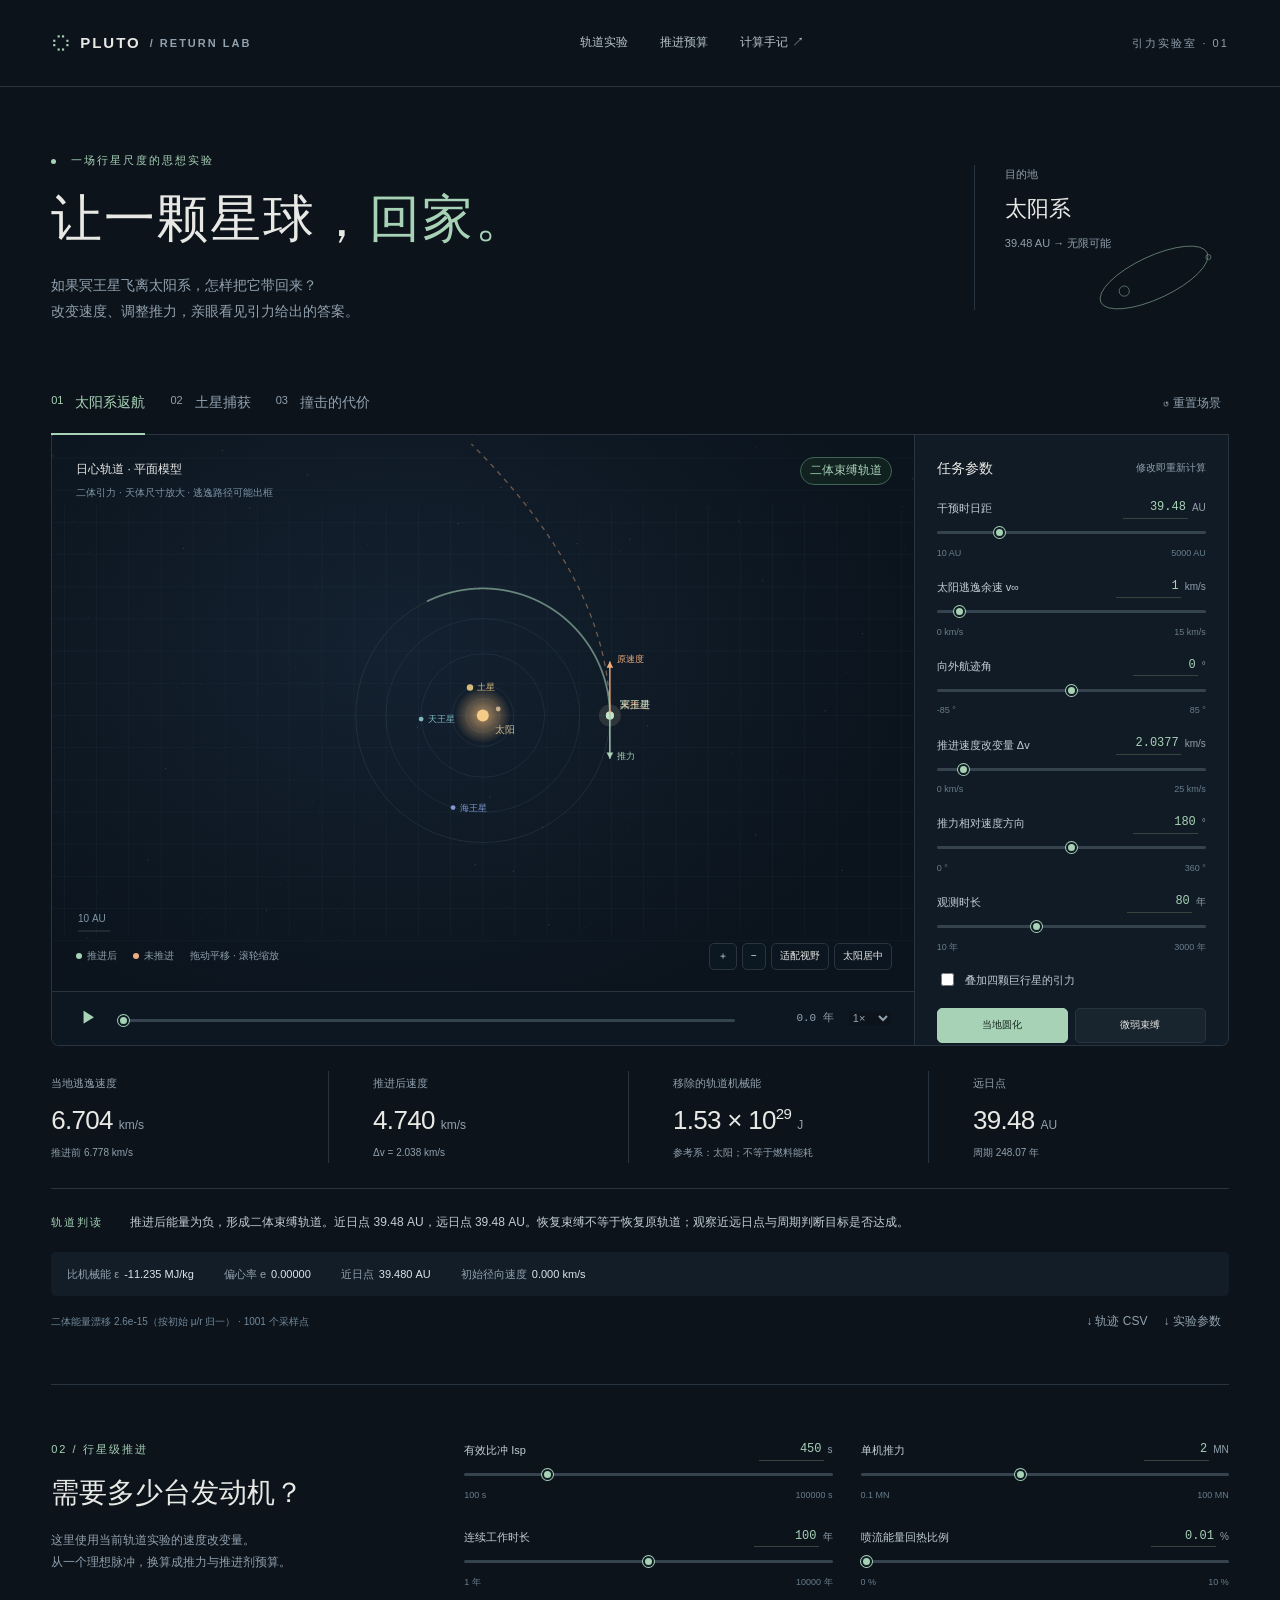
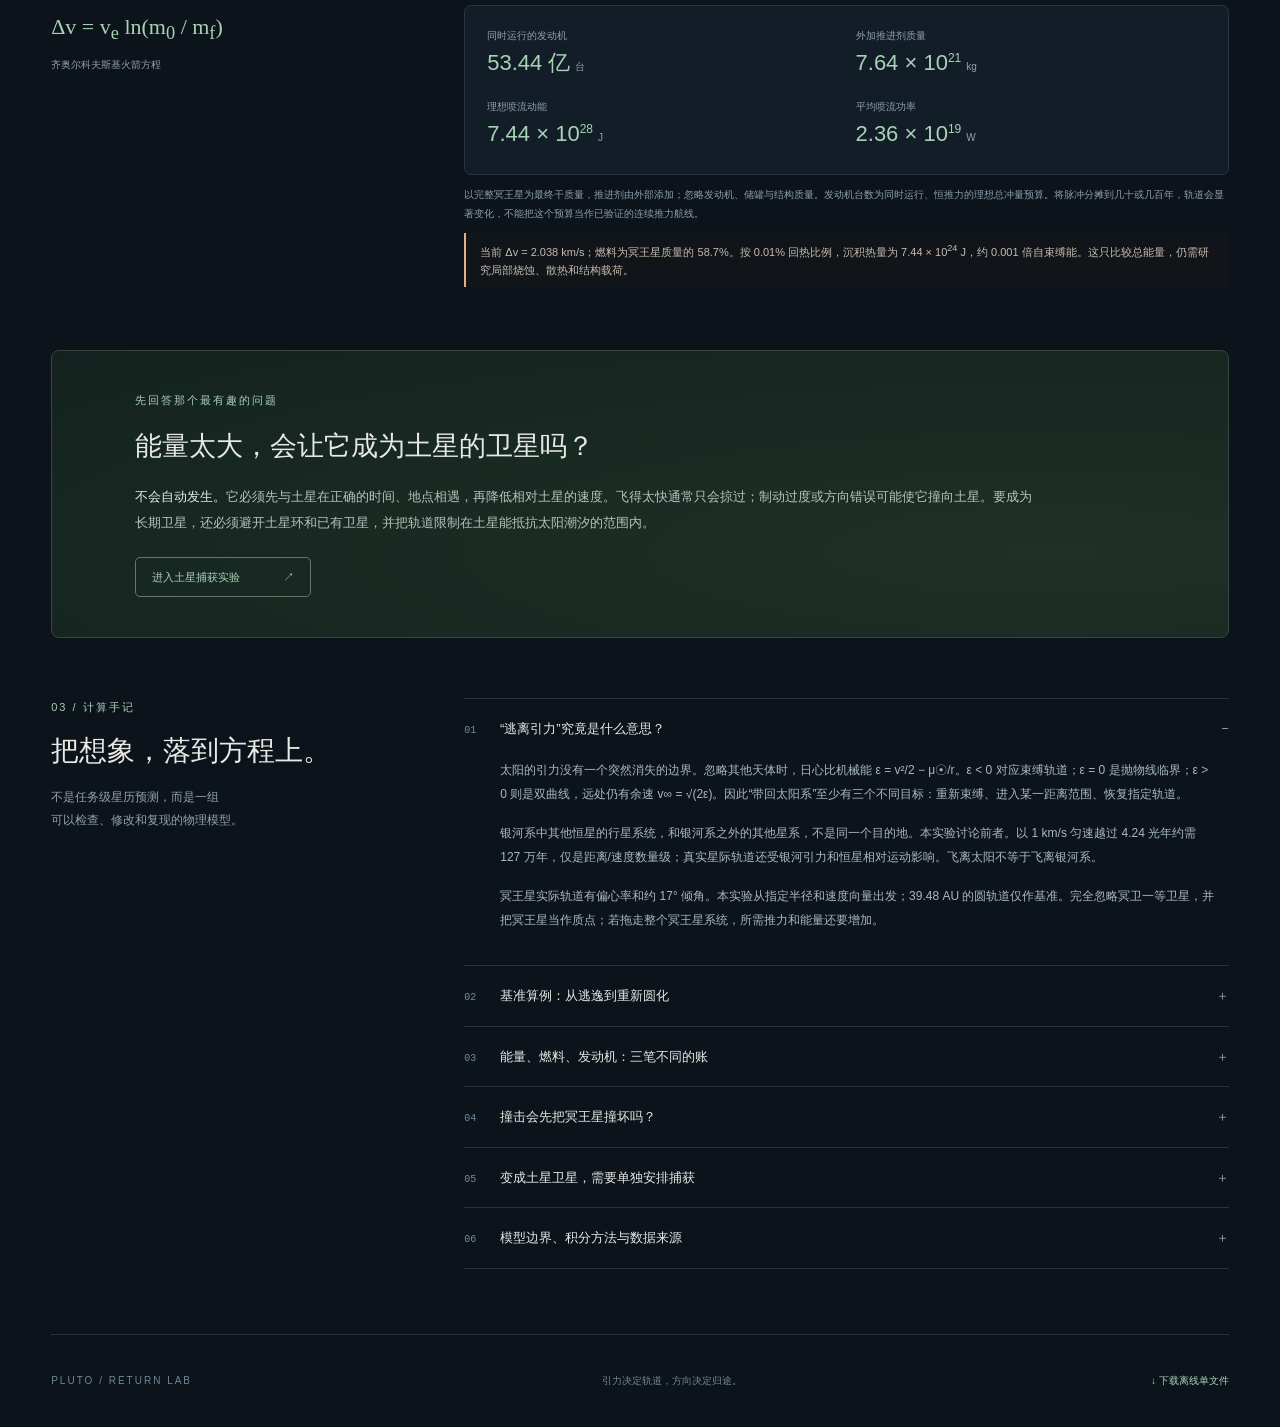
<file: pluto-return-lab/offline.html>
<!doctype html>
<html lang="zh-CN"><head><meta charset="utf-8"><meta name="viewport" content="width=device-width,initial-scale=1"><meta name="theme-color" content="#0c131b"><meta name="description" content="互动探索冥王星逃逸、返回太阳系、行星级火箭和土星捕获的物理代价。"><title>冥王星返航计划 · 引力实验室</title><style>@import url('data:text/css,');
:root{--bg:#0c131b;--panel:#111c27;--line:#283540;--text:#e8e9e5;--muted:#91a1ae;--sage:#a7d2b6;--orange:#ecad7f;--blue:#82a8cb}*{box-sizing:border-box}html{scroll-behavior:smooth;scroll-padding-top:30px}body{margin:0;background:var(--bg);color:var(--text);font-family:Inter,"Segoe UI","Microsoft YaHei",sans-serif;font-size:14px;line-height:1.65}button,input,select{font:inherit}button,a,input,select{-webkit-tap-highlight-color:transparent}button{cursor:pointer}button:focus-visible,a:focus-visible,input:focus-visible,select:focus-visible{outline:2px solid var(--sage);outline-offset:4px}a{color:inherit;text-decoration:none}button{color:inherit;background:transparent;border:1px solid var(--line);border-radius:5px}button:hover{border-color:var(--sage);color:var(--sage)}header{max-width:1520px;margin:auto;height:87px;padding:0 4%;display:flex;align-items:center;justify-content:space-between;border-bottom:1px solid var(--line)}.brand{font-size:15px;font-weight:650;letter-spacing:2px;display:flex;align-items:center;gap:9px}.brandmark{font-size:35px;font-weight:400;color:var(--sage)}.dim{color:var(--muted);font-size:11px}.version{color:var(--muted);font-size:11px;letter-spacing:2px}nav{display:flex;gap:32px;font-size:12px;color:#b8c4cd}main{max-width:1520px;padding:0 4%;margin:auto}.hero{padding:64px 0 48px;display:flex;justify-content:space-between;align-items:center}.eyebrow{color:var(--sage);font-size:11px;letter-spacing:2px;display:block}.eyebrow i{display:inline-block;width:5px;height:5px;background:var(--sage);border-radius:50%;margin-right:10px}h1{font-size:clamp(32px,4vw,58px);font-weight:450;line-height:1.3;letter-spacing:2px;margin:17px 0 19px}h1 em{font-style:normal;color:var(--sage)}.hero p{color:var(--muted);font-size:14px;line-height:1.9;margin:0}.hero-note{position:relative;width:255px;height:145px;border-left:1px solid var(--line);padding-left:30px}.hero-note span,.hero-note small{display:block;color:var(--muted);font-size:11px}.hero-note strong{display:block;font-weight:450;font-size:22px;margin:7px 0}.hero-note svg{position:absolute;right:0;bottom:-10px;width:150px;height:85px;stroke:var(--sage);fill:none;opacity:.55}.section-head{display:flex;align-items:center;justify-content:space-between;border-bottom:1px solid var(--line);gap:12px}.tabs{display:flex;gap:25px}.tab{border:0;border-radius:0;padding:18px 0 20px;display:flex;gap:12px;color:var(--muted);font-size:11px;position:relative}.tab span{font-size:14px}.tab.active{color:var(--sage)}.tab.active:after{content:'';height:2px;background:var(--sage);position:absolute;bottom:-1px;left:0;right:0}.text-button{border:none;font-size:12px;color:var(--muted);padding:8px}.lab-grid{display:grid;grid-template-columns:minmax(0,1fr) 314px;border:1px solid var(--line);border-top:0;border-radius:0 0 8px 8px;overflow:hidden}.viewport{min-width:0;position:relative;height:610px;background:radial-gradient(ellipse at 40% 35%,#142130 0%,#0b141d 70%)}canvas{display:block;width:100%;height:100%;touch-action:none}.map-top{position:absolute;top:22px;left:24px;right:22px;display:flex;justify-content:space-between;align-items:start;pointer-events:none;gap:10px}.map-top span{font-size:12px}.map-top small{display:block;color:#7e94a5;font-size:10px;margin-top:5px}.badge{border:1px solid #3d6654;color:var(--sage);border-radius:30px;padding:3px 9px;white-space:nowrap;background:#142722ba}.badge.warn{color:var(--orange);border-color:#786044;background:#2d231bba}.map-bottom{position:absolute;bottom:75px;left:24px;right:22px;display:flex;justify-content:space-between;align-items:center;gap:10px}.legend{display:flex;gap:16px;font-size:10px;color:var(--muted);flex-wrap:wrap}.dot{display:inline-block;width:6px;height:6px;border-radius:50%;margin-right:5px}.sage{background:var(--sage)}.orange{background:var(--orange)}.map-tools{display:flex;gap:5px;flex-shrink:0}.map-tools button{padding:4px 8px;background:#0c1722d9;font-size:10px}.transport{position:absolute;bottom:0;left:0;right:0;height:54px;border-top:1px solid var(--line);display:flex;align-items:center;padding:0 23px;gap:15px;background:#0c1722}.transport button{border:0;color:var(--sage);font-size:16px}.transport input{flex:1;min-width:0}.transport output{font-family:Consolas,monospace;min-width:84px;color:var(--muted);font-size:11px;text-align:right}.transport select{color:var(--muted);border:0;background:var(--bg);font-size:11px}.control-panel{padding:22px;background:#111b25;border-left:1px solid var(--line);height:610px;overflow-y:auto;scrollbar-width:thin;scrollbar-color:var(--line) transparent}.panel-title{display:flex;align-items:center;justify-content:space-between;margin-bottom:18px}.panel-title small{color:var(--muted);font-size:10px}.control{margin:0 0 16px}.control label{display:flex;justify-content:space-between;align-items:center;gap:5px;font-size:11px;color:#c1cdd5}.value-wrap{display:flex;gap:4px;align-items:center;color:var(--sage);white-space:nowrap}.control input[type=number]{width:65px;color:var(--sage);background:transparent;border:0;border-bottom:1px solid #35453e;border-radius:0;text-align:right;appearance:textfield;font-size:12px;padding:0 2px;font-family:Consolas,monospace}.control input[type=number]::-webkit-inner-spin-button{appearance:none}.unit{font-size:10px;color:var(--muted)}input[type=range]{appearance:none;background:transparent;width:100%;height:20px;margin:4px 0 0;cursor:pointer}input[type=range]::-webkit-slider-runnable-track{height:3px;border-radius:4px;background:#34434e}input[type=range]::-webkit-slider-thumb{appearance:none;margin-top:-4px;width:11px;height:11px;border-radius:50%;background:var(--sage);border:2px solid #111b25;box-shadow:0 0 0 1px var(--sage)}input[type=range]::-moz-range-track{height:3px;background:#34434e}input[type=range]::-moz-range-thumb{width:9px;height:9px;background:var(--sage);border:0}.bounds{display:flex;justify-content:space-between;color:#687d8d;font-size:9px;margin-top:-4px}.checkbox{display:flex;gap:8px;font-size:11px;color:#bdc9d2;margin-bottom:14px;align-items:center}.checkbox input{accent-color:var(--sage)}.quick-actions{display:grid;grid-template-columns:1fr 1fr;gap:7px;margin-top:19px}.quick-actions button{font-size:10px;padding:8px 4px;background:#18252e}.quick-actions button:first-child{background:var(--sage);border-color:var(--sage);color:#14291e}.control-note{font-size:10px;color:#8d9ca8;margin-top:13px;line-height:1.8}.metrics{display:grid;grid-template-columns:repeat(4,1fr);border-bottom:1px solid var(--line);padding:25px 0;gap:22px}.metric{border-right:1px solid var(--line);padding-left:22px}.metric:first-child{padding-left:0}.metric:last-child{border:0}.metric .label{color:var(--muted);font-size:11px}.metric strong{display:block;font-size:26px;font-weight:500;letter-spacing:-.7px;font-family:"Segoe UI",sans-serif;line-height:1.5;margin-top:7px}.metric strong small{font-weight:400;color:var(--muted);font-size:12px;letter-spacing:0;margin-left:6px}.metric>small{font-size:10px;color:var(--muted)}.metric sup{font-size:15px}.verdict{display:flex;align-items:baseline;gap:27px;margin-top:22px}.verdict .eyebrow{flex-shrink:0}.verdict p{margin:0;color:#c2cdd5;font-size:12px;line-height:1.9}.details-strip{display:flex;flex-wrap:wrap;gap:10px 30px;margin:18px 0 8px;padding:13px 16px;background:#121d27;border-radius:5px;font-size:11px;color:var(--muted)}.details-strip b{font-weight:500;color:#dbe4e8;margin-left:5px}.under-tools{display:flex;justify-content:space-between;align-items:center;color:#70889a;font-size:10px;margin-bottom:44px}.engineering{border-top:1px solid var(--line);display:grid;grid-template-columns:31% 1fr;gap:48px;padding:55px 0}.section-intro h2{font-size:28px;font-weight:450;line-height:1.45;margin:15px 0}.section-intro p{font-size:12px;color:var(--muted);line-height:1.9}.energy-equation{font-family:Georgia,serif;color:var(--sage);font-size:22px;margin-top:35px}.energy-equation small{display:block;font-family:"Segoe UI","Microsoft YaHei",sans-serif;font-size:10px;margin-top:8px;color:var(--muted)}.engine-controls{display:grid;grid-template-columns:1fr 1fr;gap:8px 28px}.engine-results{display:grid;grid-template-columns:1fr 1fr;gap:18px;background:#121d27;border:1px solid var(--line);border-radius:7px;padding:22px}.engine-result span{display:block;color:var(--muted);font-size:10px}.engine-result strong{font-size:22px;font-weight:450;color:var(--sage)}.engine-result small{color:var(--muted);font-size:10px;margin-left:5px}.engine-result sup{font-size:12px}.fineprint{font-size:10px;color:#8d9eac;line-height:1.9}.heat-note{border-left:2px solid var(--orange);padding:8px 14px;font-size:11px;color:#c7baad;background:#271f172e}.conclusion{padding:40px 7%;border:1px solid #34483f;border-radius:8px;background:radial-gradient(ellipse at 85% 70%,#1e3027,#13221e);margin:8px 0 60px}.conclusion h2{font-size:27px;font-weight:450;margin:15px 0}.conclusion p{max-width:900px;color:#b4c4bc;font-size:13px;line-height:2}.conclusion strong{color:#dfede4;font-weight:500}.outline-button{font-size:11px;padding:10px 16px;border-color:#617969;margin-top:8px;color:var(--sage)}.outline-button span{margin-left:40px}.research{display:grid;grid-template-columns:31% 1fr;gap:48px;padding-bottom:65px}.notes details{border-top:1px solid var(--line)}.notes details:last-child{border-bottom:1px solid var(--line)}summary{padding:19px 0;cursor:pointer;list-style:none;font-size:13px}summary::-webkit-details-marker{display:none}summary:after{content:'＋';float:right;color:var(--muted)}details[open] summary:after{content:'−'}summary>span{font-family:Consolas,monospace;color:#728b9e;font-size:10px;margin-right:20px}.note-content{padding:0 14px 18px 36px;color:#a8b9c5;font-size:12px;line-height:2}.note-content p{margin:0 0 15px}.formula{padding:14px 20px;background:#121f2b;color:var(--sage);font-family:Georgia,"Microsoft YaHei",serif;line-height:2.1;border-left:2px solid #47665c;margin:14px 0;font-size:14px}.sources{padding-left:15px;font-size:11px}.sources a{border-bottom:1px solid #355345;color:var(--sage)}footer{border-top:1px solid var(--line);display:flex;justify-content:space-between;align-items:center;padding:28px 0;color:#728798;font-size:10px;gap:15px}footer>span{letter-spacing:2px}footer a{color:var(--sage)}.impact-hidden{display:none!important}@media(min-width:1450px){.viewport,.control-panel{height:640px}}@media(max-width:1100px){.desktop{display:none}.lab-grid{grid-template-columns:minmax(0,1fr) 286px}.map-bottom{left:16px;right:16px}.map-tools{gap:3px}.map-tools button{padding:4px 5px}.engineering,.research{gap:30px}.metric strong{font-size:22px}.hero-note{width:210px}}@media(max-width:760px){header{height:68px;padding:0 5%}.brand{font-size:12px;letter-spacing:1px}.brandmark{font-size:29px}.dim{font-size:9px}.version,nav,.hero-note{display:none}main{padding:0 5%}.hero{padding:35px 0}.hero h1{font-size:34px}.hero p{font-size:12px}.tabs{gap:16px}.tab{gap:5px;font-size:9px}.tab span{font-size:12px}.section-head{gap:3px}.section-head .text-button{font-size:10px;padding:3px}.lab-grid{display:block}.viewport{height:460px}.control-panel{height:auto;border-left:0;border-top:1px solid var(--line);padding:20px}.control-panel #controls{display:grid;grid-template-columns:1fr 1fr;gap:0 22px}.control{margin-bottom:12px}.map-top{left:16px;top:17px;right:15px}.map-top span{font-size:10px}.badge{font-size:9px!important}.map-bottom{bottom:67px;gap:8px}.legend{font-size:9px;gap:7px}.map-tools button{font-size:9px;padding:4px}.transport{padding:0 12px;gap:8px}.metrics{grid-template-columns:1fr 1fr;gap:20px;padding:20px 0}.metric{padding-left:0!important}.metric:nth-child(2){border:0}.metric strong{font-size:24px}.verdict{display:block}.verdict p{margin-top:10px}.details-strip{gap:8px 20px}.under-tools{align-items:start;gap:8px}.under-tools>span{max-width:55%;font-size:9px;padding-top:7px}.engineering,.research{grid-template-columns:1fr;gap:24px;padding-top:35px}.engineering{padding-bottom:35px}.section-intro p br{display:none}.energy-equation{margin-top:17px}.section-intro h2{font-size:25px}.conclusion{padding:26px 23px;margin-bottom:15px}.conclusion h2{font-size:23px}.conclusion p{font-size:12px}.research{padding-bottom:30px}.note-content{padding-left:0}.notes summary{font-size:12px}.engine-results{padding:18px}.engine-result strong{font-size:20px}footer{flex-wrap:wrap}footer p{display:none}}
@media(max-width:760px){.control label{flex-direction:column;align-items:stretch;gap:4px}.control .value-wrap{align-self:flex-end}.control{min-width:0}.engine-controls{gap:8px 20px}}
</style></head>
<body><header><a class="brand" href="#"><span class="brandmark">◌</span> PLUTO <span class="dim">/ RETURN LAB</span></a><nav><a href="#experiment">轨道实验</a><a href="#engineering">推进预算</a><a href="#research">计算手记 ↗</a></nav><span class="version">引力实验室 · 01</span></header>
<main><section class="hero"><div><div class="eyebrow"><i></i> 一场行星尺度的思想实验</div><h1>让一颗星球，<em>回家。</em></h1><p>如果冥王星飞离太阳系，怎样把它带回来？<br>改变速度、调整推力，亲眼看见引力给出的答案。</p></div><div class="hero-note"><span>目的地</span><strong>太阳系</strong><small>39.48 AU → 无限可能</small><svg viewBox="0 0 160 100" aria-hidden="true"><ellipse cx="80" cy="50" rx="69" ry="25" transform="rotate(-25 80 50)"/><circle cx="45" cy="66" r="6"/><circle cx="144" cy="26" r="3"/></svg></div></section>
<section id="experiment" class="experiment"><div class="section-head"><div class="tabs" role="tablist" aria-label="实验场景"><button class="tab active" data-scene="solar" role="tab" aria-selected="true">01 <span>太阳系返航</span></button><button class="tab" data-scene="saturn" role="tab" aria-selected="false">02 <span>土星捕获</span></button><button class="tab" data-scene="impact" role="tab" aria-selected="false">03 <span>撞击的代价</span></button></div><button id="reset" class="text-button">↺ 重置场景</button></div>
<div class="lab-grid"><div class="viewport"><div class="map-top"><div><span id="map-title">日心轨道 · 黄道平面</span><small id="map-sub">二维示意 · 天体尺寸已放大</small></div><span class="badge" id="orbit-badge">计算中</span></div><canvas id="space" aria-label="交互轨道图：虚线表示未推进轨道，绿色表示推进后的轨道"></canvas><div class="map-bottom"><div class="legend"><span><i class="dot sage"></i>推进后</span><span><i class="dot orange"></i>未推进</span><span class="desktop">拖动平移 · 滚轮缩放</span></div><div class="map-tools"><button id="zoom-in" aria-label="放大">＋</button><button id="zoom-out" aria-label="缩小">−</button><button id="fit">适配视野</button><button id="center">太阳居中</button></div></div><div class="transport"><button id="play" aria-label="播放或暂停模拟">▶</button><input id="timeline" type="range" min="0" max="1000" value="0" aria-label="时间进度"><output id="time-label">0.0 年</output><select id="speed" aria-label="播放速度"><option value="0.5">0.5×</option><option value="1" selected>1×</option><option value="3">3×</option></select></div></div>
<aside class="control-panel"><div class="panel-title"><span>任务参数</span><small>修改即重新计算</small></div><div id="controls"></div><div id="quick-actions" class="quick-actions"></div><div id="control-note" class="control-note"></div></aside></div>
<div class="metrics" id="metrics"></div><div class="verdict"><span class="eyebrow">轨道判读</span><p id="verdict"></p></div><div class="details-strip" id="details-strip"></div>
<div class="under-tools"><span id="solver-status">自适应数值积分</span><div><button id="export-csv" class="text-button">↓ 轨迹 CSV</button><button id="export-json" class="text-button">↓ 实验参数</button></div></div></section>
<section id="engineering" class="engineering"><div class="section-intro"><span class="eyebrow">02 / 行星级推进</span><h2>需要多少台发动机？</h2><p>这里使用当前轨道实验的速度改变量。<br>从一个理想脉冲，换算成推力与推进剂预算。</p><div class="energy-equation">Δv = v<sub>e</sub> ln(m<sub>0</sub> / m<sub>f</sub>)<small>齐奥尔科夫斯基火箭方程</small></div></div><div class="engine-body"><div id="engine-controls" class="engine-controls"></div><div class="engine-results" id="engine-results"></div><p class="fineprint">以完整冥王星为最终干质量，推进剂由外部添加；忽略发动机、储罐与结构质量。发动机台数为同时运行、恒推力的理想总冲量预算。将脉冲分摊到几十或几百年，轨道会显著变化，不能把这个预算当作已验证的连续推力航线。</p><div class="heat-note" id="heat-note"></div></div></section>
<section class="conclusion"><span class="eyebrow">先回答那个最有趣的问题</span><h2>能量太大，会让它成为土星的卫星吗？</h2><p><strong>不会自动发生。</strong>它必须先与土星在正确的时间、地点相遇，再降低相对土星的速度。飞得太快通常只会掠过；制动过度或方向错误可能使它撞向土星。要成为长期卫星，还必须避开土星环和已有卫星，并把轨道限制在土星能抵抗太阳潮汐的范围内。</p><button class="outline-button" id="try-saturn">进入土星捕获实验 <span>↗</span></button></section>
<section id="research" class="research"><div class="section-intro"><span class="eyebrow">03 / 计算手记</span><h2>把想象，落到方程上。</h2><p>不是任务级星历预测，而是一组<br>可以检查、修改和复现的物理模型。</p></div><div class="notes">
<details open><summary><span>01</span> “逃离引力”究竟是什么意思？</summary><div class="note-content"><p>太阳的引力没有一个突然消失的边界。忽略其他天体时，日心比机械能 ε = v²/2 − μ☉/r。ε &lt; 0 对应束缚轨道；ε = 0 是抛物线临界；ε &gt; 0 则是双曲线，远处仍有余速 v∞ = √(2ε)。因此“带回太阳系”至少有三个不同目标：重新束缚、进入某一距离范围、恢复指定轨道。</p><p>银河系中其他恒星的行星系统，和银河系之外的其他星系，不是同一个目的地。本实验讨论前者。以 1 km/s 匀速越过 4.24 光年约需 127 万年，仅是距离/速度数量级；真实星际轨道还受银河引力和恒星相对运动影响。飞离太阳不等于飞离银河系。</p><p>冥王星实际轨道有偏心率和约 17° 倾角。本实验从指定半径和速度向量出发；39.48 AU 的圆轨道仅作基准。完全忽略冥卫一等卫星，并把冥王星当作质点；若拖走整个冥王星系统，所需推力和能量还要增加。</p></div></details>
<details><summary><span>02</span> 基准算例：从逃逸到重新圆化</summary><div class="note-content"><p>取冥王星 M = 1.30246 × 10²² kg、R = 1,188.3 km，太阳 μ☉ = 1.3271244004 × 10²⁰ m³/s²，r = 39.48 AU。在该距离，圆速度为 4.740 km/s，太阳逃逸速度为 6.704 km/s。从圆轨道顺行加速到恰好逃逸，需要 Δv = (√2 − 1)√(μ☉/r) ≈ 1.963 km/s。</p><div class="formula">v = √(v∞² + 2μ☉/r)<br>Δv<sub>束缚临界</sub> = v − √(2μ☉/r)<br>ΔE<sub>至少移除</sub> = ½ Mv∞²</div><p>假设逃逸余速为 1 km/s，且此刻速度纯切向，则当地速度为 6.778 km/s。逆速度方向制动必须<strong>超过 74.17 m/s</strong>才重新束缚；若制动 100 m/s，远日点仍约 5,095 AU，周期约 13 万年。仅减到临界速度仍然不会返回。</p><p>恢复同一半径的圆轨道需 Δv ≈ 2.038 km/s，轨道机械能减少约 1.528 × 10²⁹ J。若有向外径向速度，必须用矢量差 Δv = |v目标 − v当前|，不能简单相减速率。网页的“当地圆化”按钮会自动计算方向和大小。</p><p>远处制动也不是同一个数字。例如 r = 1,000 AU、v∞ = 1 km/s 时，当地速度约 1.665 km/s、临界制动约 0.333 km/s。网页允许改变距离观察这个变化。极远的弱束缚轨道受银河潮汐和路过恒星扰动，单太阳模型不再能保证长期返回。</p></div></details>
<details><summary><span>03</span> 能量、燃料、发动机：三笔不同的账</summary><div class="note-content"><p>ΔE = ½M(v前² − v后²) 是指定参考系下从冥王星轨道移走的机械能，不等于燃料能耗，也不应全部作为热注入冥王星。½M(Δv)² 通常也不等于轨道能量变化，因为存在 Mv·Δv 交叉项。</p><div class="formula">v<sub>e</sub> = I<sub>sp</sub>g₀<br>m<sub>推进剂</sub> = M[exp(Δv/v<sub>e</sub>) − 1]<br>N = m<sub>推进剂</sub>v<sub>e</sub> / (F<sub>单机</sub>T)<br>E<sub>喷流</sub> = ½m<sub>推进剂</sub>v<sub>e</sub>²</div><p>以比冲 450 s、单机推力 2 MN、运行 100 年为假想发动机参数，基准圆化需约 7.64 × 10²¹ kg 推进剂（约冥王星质量的 59%），约 53.4 亿台同时工作。若忽略携带燃料导致的增重，简单的 MΔv/(FT) 会给出约 42.1 亿台，但会低估这个外加燃料模型的需求。</p><p>喷流能量是理想有效排气动能预算；真实能源还取决于发动机效率、排气结构与散热，不能由 Δv 唯一确定。提高比冲会减少推进剂，但在固定动量需求下常提高喷流功率，网页可以观察这种权衡。</p><p>方向上，刹车应让推力大致反向于速度、喷流沿速度方向；持续“朝太阳推”并不一定是高效刹车。工程上可设想分布式推进器、挖掘物质的电磁质量抛射器、外部能束与可规划的引力助推，但都需处理动量、能源和热，尚无现成可实现的行星搬运方案。使用冥王星本身作推进剂时质量会变化，不能直接套用这里的“完整干质量保留”模型。</p></div></details>
<details><summary><span>04</span> 撞击会先把冥王星撞坏吗？</summary><div class="note-content"><p>均匀球近似的自引力束缚能为 U ≈ 3GM²/(5R) ≈ 5.72 × 10²⁷ J。这是打散物质的能量尺度，并非精准破碎阈值；密度分层、撞击角、冲击波和能量耦合都很重要。平缓改变整体速度，并不意味着把所有轨道功作为热量灌入星体。</p><div class="formula">βm<sub>撞体</sub>u ≈ MΔv<br>d ≈ 2[3m<sub>撞体</sub>/(4πρ)]<sup>1/3</sup><br>E<sub>撞击</sub> = ½m<sub>撞体</sub>u²</div><p>从 39.48 AU 圆轨道恰好逃逸，若撞击相对速度 20 km/s、密度 3,000 kg/m³、β = 1，理想冲量估算需要质量约 1.28 × 10²¹ kg、直径约 934 km 的撞击体，撞击能约 2.56 × 10²⁹ J，约为自束缚能的 45 倍。这已经是矮行星尺度的巨大天体。把完整冥王星轻轻撞出太阳系的前提本身很难成立。</p><p>β 是教学用动量耦合参数，不是冥王星的实测值。这里按固定目标质量估算，m/M 达到约 0.1 时不再是严格小撞体极限。若按 β=1 的完全非弹性黏合模型，质量要改成 m = MΔv/(u−Δv)，约比上面的估计大 11%。碰撞双方的自引力、质量流失与破碎需要流体/碎裂模拟，本网页不会把能量比直接当成“必定粉碎”的结论。</p></div></details>
<details><summary><span>05</span> 变成土星卫星，需要单独安排捕获</summary><div class="note-content"><p>在土星参考系里，近土点速度 v<sub>p</sub> = √(v∞,S² + 2μS/r<sub>p</sub>)。当地逆向制动超过 v<sub>p</sub> − √(2μS/r<sub>p</sub>) 才能使二体能量为负；若想圆化，则需 v<sub>p</sub> − √(μS/r<sub>p</sub>)。不耗散、不涉及第三天体的二体飞掠不会永久捕获。</p><p>取土星余速 5 km/s、近土点 20 个土星赤道半径（距土星中心约 120.5 万 km），当地速度 9.378 km/s。重新束缚需制动超过 1.444 km/s，圆化需 3.768 km/s，并移除约 3.68 × 10²⁹ J 的土心轨道能。20 个土星半径接近泰坦轨道，真实任务必须规避泰坦；此例不代表安全停车位。</p><div class="formula">R<sub>Hill</sub> ≈ aS(μS / 3μ☉)<sup>1/3</sup> ≈ 0.438 AU<br>≈ 6,546 万 km</div><p>Hill 半径是太阳潮汐背景下的影响尺度，不是稳定性保证。网页将远土点 &lt; 0.4R<sub>Hill</sub> 标作保守的几何筛选，未验证长期稳定。近距离还有卫星相遇、土星扁率、环和潮汐等影响。负土心能但远土点超出 Hill 范围的轨道，不能称为稳定卫星。</p><p>“向土星轨道转移”按钮将当前位置设成椭圆远日点，使近日点为 9.58 AU。39.48 AU 处切向逃逸余速为 1 km/s 时，首脉冲约 3.82 km/s，半个转移周期约 60.75 年。它只建立相交轨道，不保证土星届时恰好在交点；转移瞄准、三维倾角与土星端制动都需另算。土星场景的 v∞,S 是独立假设，不能与太阳场景预算直接相加充当完整方案。</p></div></details>
<details><summary><span>06</span> 模型边界、积分方法与数据来源</summary><div class="note-content"><p>太阳场景与土星场景均为二维质点动力学，推进在 t=0 作为瞬时速度矢量变化。默认二体引力；太阳场景可以叠加四颗巨行星的摄动，其位置沿预设圆轨道运动，并包含日心参考系的间接加速度项。这些相位不是某一天的实际星历，不能当作真实遭遇预测。模型不含行星相互摄动、冥卫一、银河引力或星体结构。</p><p>积分使用 RK4 整步/半步比较的自适应方法及 Richardson 修正，归一化局部误差阈值 10⁻¹⁰，步长同时受局部动力学时间限制。二体场景报告能量漂移（按初始 μ/r 归一化）；开启行星摄动时日心二体能量可以真实改变，不能把变化当数值误差。极近掠过可能触发停止，请缩短时长复查。低分辨率轨迹导出不是任务导航数据。</p><p>太阳图标、行星图标和箭头均为视觉放大；轨道位置为线性距离坐标。土星场景对太阳的影响只以 Hill 圈作边界提示，不计算太阳潮汐，蓝色筛选圈也不是第三体积分结果。撞击面板是冲量与能量模型，不是碎裂动画。</p><ul class="sources"><li><a href="https://ssd.jpl.nasa.gov/planets/phys_par.html" target="_blank" rel="noreferrer">JPL · 天体质量、半径与物理参数 ↗</a></li><li><a href="https://ssd.jpl.nasa.gov/astro_par.html" target="_blank" rel="noreferrer">JPL · 天文动力学常数（太阳 GM、AU） ↗</a></li><li><a href="https://ssd.jpl.nasa.gov/sats/phys_par/" target="_blank" rel="noreferrer">JPL · 土星本体 GM 与卫星参数 ↗</a></li><li><a href="https://science.nasa.gov/dwarf-planets/pluto/facts/" target="_blank" rel="noreferrer">NASA · 冥王星轨道与卫星系统 ↗</a></li><li><a href="https://www1.grc.nasa.gov/beginners-guide-to-aeronautics/ideal-rocket-equation/" target="_blank" rel="noreferrer">NASA Glenn · 理想火箭方程 ↗</a></li></ul><p class="fineprint">参数核验：2026-10-28。基准值取近似有效数字；所有发动机配置都是可调假想参数，不对应具体在役发动机。</p></div></details>
</div></section><footer><span>PLUTO / RETURN LAB</span><p>引力决定轨道，方向决定归途。</p><a href="offline.html" download="冥王星返航实验室.html">↓ 下载离线单文件</a></footer></main><script>/* Educational planar mechanics. SI constants; integration uses scene-scaled units. */
(function(root){
'use strict';
const C={G:6.67430e-11,AU:149597870700,YEAR:31557600,DAY:86400,g0:9.80665,M:1.30246e22,R:1188300,mu:1.32712440041279419e20,muS:3.793120623e16,RS:60268000,MS:5.68317e26,aS:9.58};
C.U=3*C.G*C.M*C.M/(5*C.R); C.hill=C.aS*C.AU*Math.cbrt(C.muS/(3*C.mu));
const planets=[{name:'木星',a:5.20,mu:1.266865319e17,phase:0.4,color:'#b9a78c'},{name:'土星',a:9.58,mu:C.muS,phase:2,color:'#d7bb7a'},{name:'天王星',a:19.2,mu:5.7939513e15,phase:3.2,color:'#7fb9be'},{name:'海王星',a:30.07,mu:6.83509997e15,phase:4.4,color:'#7d98d2'}];
const norm=(x,y)=>Math.hypot(x,y);
function orbit(s,mu){let r=norm(s[0],s[1]),v=norm(s[2],s[3]),eps=v*v/2-mu/r,h=s[0]*s[3]-s[1]*s[2];let e=Math.sqrt(Math.max(0,1+2*eps*h*h/(mu*mu))),a=Math.abs(eps)>1e-16?-mu/(2*eps):Infinity;return {r,v,eps,h,e,a,q:h*h/mu/(1+e),Q:eps<0?a*(1+e):Infinity,period:eps<0?2*Math.PI*Math.sqrt(a*a*a/mu):Infinity};}
function scenario(p){let sat=p.scene==='saturn',unit=sat?C.RS:C.AU,time=sat?C.DAY:C.YEAR,muSI=sat?C.muS:C.mu,rSI=(sat?p.rp:p.r)*unit,vi=(sat?p.svinf:p.vinf)*1000,vc=Math.sqrt(muSI/rSI),ve=vc*Math.SQRT2,v=Math.sqrt(ve*ve+vi*vi),angle=Math.PI/2-(sat?0:p.flight)*Math.PI/180;let before=[rSI,0,v*Math.cos(angle),v*Math.sin(angle)],theta=angle+p.angle*Math.PI/180,dv=p.dv*1000,after=[rSI,0,before[2]+dv*Math.cos(theta),before[3]+dv*Math.sin(theta)],o0=orbit(before,muSI),o1=orbit(after,muSI);return {sat,unit,time,muSI,mu:muSI*time*time/unit**3,before,after,o0,o1,vc,ve,v,dv,remove:C.M*(o0.eps-o1.eps),scale:s=>[s[0]/unit,s[1]/unit,s[2]*time/unit,s[3]*time/unit],unscale:s=>[s[0]*unit,s[1]*unit,s[2]*unit/time,s[3]*unit/time]};}
function target(p,type){let s=scenario(p),vtx=0,vty=s.vc;if(type==='bound'){let k=0.995*s.ve/s.v;vtx=s.before[2]*k;vty=s.before[3]*k;}if(type==='transfer'){vty=Math.sqrt(C.mu*(2/(p.r*C.AU)-2/((p.r+C.aS)*C.AU)));}let dx=vtx-s.before[2],dy=vty-s.before[3],ang=Math.atan2(dy,dx)-Math.atan2(s.before[3],s.before[2]);return {dv:Math.hypot(dx,dy)/1000,angle:((ang*180/Math.PI)%360+360)%360};}
function rocket(dv,p){let ve=p.isp*C.g0,ratio=Math.exp(dv/ve),fuel=C.M*Math.expm1(dv/ve),duration=p.burn*C.YEAR,F=p.thrust*1e6,N=fuel*ve/(duration*F),n0=C.M*dv/(duration*F),jet=.5*fuel*ve*ve,heat=p.heat/100*jet;return {ve,ratio,fuel,N,n0,jet,heat,heatFraction:heat/C.U,power:jet/duration};}
function impact(p){let r=39.48*C.AU,vc=Math.sqrt(C.mu/r),dv=Math.sqrt(2)*vc-vc,u=p.impactV*1000,beta=p.beta;let m=C.M*dv/(beta*u),diameter=2*Math.cbrt(3*m/(4*Math.PI*p.density)),energy=.5*m*u*u;return {dv,m,diameter,energy,ratio:energy/C.U,deposit:energy*p.coupling/100};}
function positions(t,phase=0){return planets.map(p=>{let w=Math.sqrt(C.mu/(p.a*C.AU)**3)*C.YEAR,a=p.phase+phase*Math.PI/180+w*t;return {...p,x:p.a*Math.cos(a),y:p.a*Math.sin(a)};});}
function derivative(t,s,sc,p){let r=norm(s[0],s[1]),d=-sc.mu/(r*r*r),ax=d*s[0],ay=d*s[1];if(!sc.sat&&p.planets){for(let b of positions(t,p.phase)){let dx=b.x-s[0],dy=b.y-s[1],rr=norm(dx,dy),mm=b.mu*C.YEAR*C.YEAR/C.AU**3;ax+=mm*(dx/rr**3-b.x/b.a**3);ay+=mm*(dy/rr**3-b.y/b.a**3);}}return [s[2],s[3],ax,ay];}
function rk4(t,s,h,sc,p){let k1=derivative(t,s,sc,p),k2=derivative(t+h/2,s.map((x,i)=>x+h*k1[i]/2),sc,p),k3=derivative(t+h/2,s.map((x,i)=>x+h*k2[i]/2),sc,p),k4=derivative(t+h,s.map((x,i)=>x+h*k3[i]),sc,p);return s.map((x,i)=>x+h*(k1[i]+2*k2[i]+2*k3[i]+k4[i])/6);}
function integrate(sc,p,start){let total=sc.sat?p.days:p.years,s=sc.scale(start),t=0,h=total/1500,points=[{t:0,s:s.slice()}],stopped='',count=0,maxDrift=0,initial=orbit(start,sc.muSI).eps,ref=sc.muSI/Math.hypot(start[0],start[1]),surface=sc.sat?1:(695700000/sc.unit),samples=1000;
for(let j=1;j<=samples;j++){let goal=j*total/samples;while(t<goal-1e-12){if(++count>140000){stopped='步数上限：请缩短模拟时长';break;}let r=norm(s[0],s[1]);if(r<=surface*1.005){stopped=sc.sat?'进入土星大气层，积分停止':'撞向太阳，积分停止';break;}h=Math.min(h,goal-t,0.035*Math.sqrt(r**3/sc.mu));let full=rk4(t,s,h,sc,p),half=rk4(t,s,h/2,sc,p),twice=rk4(t+h/2,half,h/2,sc,p),err=0;for(let k=0;k<4;k++)err=Math.max(err,Math.abs(full[k]-twice[k])/(1+Math.abs(twice[k])));if(!Number.isFinite(err)){stopped='轨道过近，数值积分停止';break;}if(err>1e-10&&h>1e-10){h*=0.5;continue;}s=twice.map((x,i)=>x+(x-full[i])/15);t+=h;if(err<1e-12)h*=1.7;}
points.push({t,s:s.slice()});let oe=orbit(sc.unscale(s),sc.muSI).eps;maxDrift=Math.max(maxDrift,Math.abs(oe-initial)/ref);if(stopped)break;}
return {points,stopped,maxDrift,steps:count};}
root.Physics={C,planets,orbit,scenario,target,rocket,impact,positions,integrate};
})(globalThis);
</script><script>(function(){
'use strict';
const P=Physics,C=P.C,$=id=>document.getElementById(id),defaults={scene:'solar',r:39.48,vinf:1,flight:0,dv:2.0376651922129704,angle:180,years:80,planets:false,phase:0,rp:20,svinf:5,days:30,isp:450,burn:100,thrust:2,heat:.01,impactV:20,density:3000,beta:1,coupling:10};
let p={...defaults},sc,base,res,imp,playing=false,frame=0,lastTime=0,view={x:0,y:0,span:65},width=800,height=610,dirty=true,recalcTimer;
const canvas=$('space'),ctx=canvas.getContext('2d');
const fmt=(x,n=2)=>Number.isFinite(x)?x.toLocaleString('zh-CN',{maximumFractionDigits:n,minimumFractionDigits:n}):'∞';
const sci=x=>{if(!Number.isFinite(x))return '超出数值范围';if(x===0)return '0';let e=Math.floor(Math.log10(Math.abs(x)));return `${(x/10**e).toFixed(2)} × 10<sup>${e}</sup>`;};
const compact=x=>x>=1e8?fmt(x/1e8,2)+' 亿':x>=1e4?fmt(x/1e4,2)+' 万':fmt(x,1);
function control(id,label,min,max,step,unit,log=false){let val=p[id],sv=log?Math.log10(val):val,smin=log?Math.log10(min):min,smax=log?Math.log10(max):max;return `<div class="control"><label for="num-${id}">${label}<span class="value-wrap"><input type="number" id="num-${id}" data-param="${id}" min="${min}" max="${max}" step="${step}" value="${Number(val.toFixed(4))}" aria-label="${label}"><span class="unit">${unit}</span></span></label><input type="range" data-param="${id}" data-log="${log}" min="${smin}" max="${smax}" step="${log?.001:step}" value="${sv}" aria-label="${label}滑块"><div class="bounds"><span>${min} ${unit}</span><span>${max} ${unit}</span></div></div>`;}
function renderControls(){let h='';if(p.scene==='solar'){h+=control('r','干预时日距',10,5000,.01,'AU',true)+control('vinf','太阳逃逸余速 v∞',0,15,.01,'km/s')+control('flight','向外航迹角',-85,85,.1,'°')+control('dv','推进速度改变量 Δv',0,25,.001,'km/s')+control('angle','推力相对速度方向',0,360,.1,'°')+control('years','观测时长',10,3000,1,'年',true)+`<label class="checkbox"><input type="checkbox" id="planet-check" ${p.planets?'checked':''}>叠加四颗巨行星的引力</label>`;if(p.planets)h+=control('phase','巨行星整体相位',0,360,1,'°');}else if(p.scene==='saturn'){h+=control('rp','干预点距土星中心',3,800,.1,'Rₛ',true)+control('svinf','土星相对余速 v∞,S',0,20,.01,'km/s')+control('dv','推进速度改变量 Δv',0,30,.001,'km/s')+control('angle','推力相对速度方向',0,360,.1,'°')+control('days','观测时长',1,1000,1,'天',true);}else{h+=control('impactV','撞击相对速度',5,80,.1,'km/s')+control('density','撞击体密度',500,8000,10,'kg/m³')+control('beta','有效动量系数 β',.5,5,.1,'')+control('coupling','沉积能量比例',.1,100,.1,'%');}
$('controls').innerHTML=h;$('quick-actions').innerHTML=p.scene==='impact'?'<button data-action="impactReset">20 km/s 基准</button><button data-action="gentle">降低撞击速度</button>':`<button data-action="circle">当地圆化</button><button data-action="bound">微弱束缚</button><button data-action="none">不推进</button><button data-action="${p.scene==='solar'?'transfer':'safe'}">${p.scene==='solar'?'转移到土星轨道':'远点限于 0.4 Hill'}</button>`;
$('control-note').innerHTML=p.scene==='solar'?'航迹角 0° 为切向，正角向外。推力角 0° 加速，180° 刹车。轨迹采用瞬时脉冲；星际余速不是当地速度。':p.scene==='saturn'?'Rₛ = 60,268 km。从近土点切向开始，余速是土星参考系中的独立假设。Hill 圈仅提示太阳潮汐边界。':'假定原先在 39.48 AU 圆轨道，顺行冲量恰好达到逃逸。β 是可调假设，固定目标质量冲量近似并不描述真实破碎。';bindControls($('controls'));let pc=$('planet-check');if(pc)pc.onchange=()=>{p.planets=pc.checked;renderControls();recompute(false);};}
function bindControls(root){root.querySelectorAll('input[data-param]').forEach(el=>el.addEventListener('input',()=>{let id=el.dataset.param,number=Number(el.value);if(el.value===''||!Number.isFinite(number))return;let peer=$('num-'+id),min=Number(peer.min),max=Number(peer.max),val=el.dataset.log==='true'?10**number:number;val=Math.min(max,Math.max(min,val));p[id]=Number(val.toPrecision(7));root.querySelectorAll(`[data-param="${id}"]`).forEach(other=>{if(other!==el)other.value=other.dataset.log==='true'?Math.log10(p[id]):p[id];});if(['isp','burn','thrust','heat'].includes(id))renderEngine();else{clearTimeout(recalcTimer);recalcTimer=setTimeout(()=>recompute(false),90);}}));}
function renderEngineControls(){$('engine-controls').innerHTML=control('isp','有效比冲 Isp',100,100000,1,'s',true)+control('thrust','单机推力',.1,100,.1,'MN',true)+control('burn','连续工作时长',1,10000,1,'年',true)+control('heat','喷流能量回热比例',0,10,.001,'%');bindControls($('engine-controls'));}
function renderEngine(){let dv=p.scene==='impact'?imp.dv:sc.dv,r=P.rocket(dv,p);let vals=[['同时运行的发动机',compact(r.N),'台'],['外加推进剂质量',sci(r.fuel),'kg'],['理想喷流动能',sci(r.jet),'J'],['平均喷流功率',sci(r.power),'W']];$('engine-results').innerHTML=vals.map(x=>`<div class="engine-result"><span>${x[0]}</span><strong>${x[1]}</strong><small>${x[2]}</small></div>`).join('');$('heat-note').innerHTML=`当前 Δv = ${fmt(dv/1000,3)} km/s；燃料为冥王星质量的 ${fmt(100*r.fuel/C.M,1)}%。按 ${p.heat}% 回热比例，沉积热量为 ${sci(r.heat)} J，约 ${fmt(r.heatFraction,3)} 倍自束缚能。${r.heatFraction>=1?'达到自束缚能量级，完整星体假设很可疑。':'这只比较总能量，仍需研究局部烧蚀、散热和结构载荷。'}${p.scene==='impact'?' 此处对比用火箭提供相同逃逸冲量的预算。':''}`;}
function metric(label,value,unit,note){return `<div class="metric"><span class="label">${label}</span><strong>${value}<small>${unit}</small></strong><small>${note}</small></div>`;}
function recompute(fit=true){playing=false;$('play').textContent='▶';frame=0;$('timeline').value=0;let isImpact=p.scene==='impact';$('export-csv').disabled=isImpact;document.querySelector('.transport').classList.toggle('impact-hidden',isImpact);document.querySelector('.map-bottom').classList.toggle('impact-hidden',isImpact);$('center').textContent=p.scene==='saturn'?'土星居中':'太阳居中';
if(isImpact){imp=P.impact(p);$('map-title').textContent='撞击预算 · 冲量与能量';$('map-sub').textContent='能量长度为对数比例 · 天体大小按直径比例示意';$('orbit-badge').textContent='巨大撞击，非温和推离';$('orbit-badge').className='badge warn';$('metrics').innerHTML=metric('所需撞击体直径',fmt(imp.diameter/1000,0),'km','固定目标质量冲量近似')+metric('撞击体质量',sci(imp.m),'kg',fmt(100*imp.m/C.M,1)+'% 冥王星质量')+metric('撞击总动能',sci(imp.energy),'J','不等于全部沉积到目标')+metric('沉积能 / 自束缚能',fmt(imp.deposit/C.U,2),'倍','U ≈ '+(C.U/1e27).toFixed(2)+' × 10²⁷ J');$('verdict').textContent=`逃逸至少需要约 ${fmt(imp.dv/1000,3)} km/s 的顺行速度增量。在当前假设下，撞击总能是冥王星自束缚能的 ${fmt(imp.ratio,1)} 倍。${imp.deposit>C.U?'选定的沉积能超过自束缚能量级，完整冥王星被推出的设想十分可疑。':'总沉积能低于自束缚能仍不能证明星体安全，局部冲击与物质喷射需要独立研究。'}这不是破碎概率预测。`;$('details-strip').innerHTML=`<span>原始圆轨道<b>39.48 AU</b></span><span>目标 Δv<b>${fmt(imp.dv,1)} m/s</b></span><span>自束缚能<b>${sci(C.U)} J</b></span>`;$('solver-status').textContent='解析冲量与均匀球束缚能模型 · 未做碎裂模拟';}
else{sc=P.scenario(p);base=P.integrate(sc,p,sc.before);res=P.integrate(sc,p,sc.after);let o=sc.o1,bound=o.eps<0,unit=sc.sat?'Rₛ':'AU',dist=sc.unit;let weak=sc.sat&&bound&&o.Q>C.hill*.4;$('map-title').textContent=sc.sat?'土心遭遇 · 平面模型':'日心轨道 · 平面模型';$('map-sub').textContent=(p.planets&&!sc.sat?'四颗巨行星圆轨道摄动':'二体引力')+' · 天体尺寸放大 · 逃逸路径可能出框';$('orbit-badge').textContent=res.stopped?'积分已停止':!bound?'逃逸轨道':weak?'弱束缚 / 需查稳定性':'二体束缚轨道';$('orbit-badge').className='badge '+(!bound||weak||res.stopped?'warn':'');
$('metrics').innerHTML=metric('当地逃逸速度',fmt(sc.ve/1000,3),'km/s','推进前 '+fmt(sc.v/1000,3)+' km/s')+metric('推进后速度',fmt(o.v/1000,3),'km/s','Δv = '+fmt(sc.dv/1000,3)+' km/s')+metric(sc.remove>=0?'移除的轨道机械能':'增加的轨道机械能',sci(Math.abs(sc.remove)),'J','参考系：'+(sc.sat?'土星':'太阳')+'；不等于燃料能耗')+metric('远'+(sc.sat?'土':'日')+'点',fmt(o.Q/dist,o.Q/dist>1000?0:2),unit,bound?'周期 '+fmt(o.period/sc.time,o.period/sc.time>1000?0:2)+(sc.sat?' 天':' 年'):'正能量轨道不返回');
let verdict='';if(bound){verdict=`推进后能量为负，形成二体束缚轨道。近${sc.sat?'土':'日'}点 ${fmt(o.q/dist,2)} ${unit}，远${sc.sat?'土':'日'}点 ${fmt(o.Q/dist,2)} ${unit}。`;if(sc.sat)verdict+=o.Q>C.hill?'远土点超出 Hill 范围，不能视为稳定土星卫星。':o.Q>C.hill*.4?'远土点超过保守的 0.4 Hill 筛选线，二体负能量不保证长期捕获。':'远土点通过 0.4 Hill 几何筛选，但真实稳定性还需计算太阳潮汐、土星扁率与卫星遭遇。';else verdict+=o.Q/C.AU>3000?'远日点极远，银河潮汐与恒星扰动不应忽略；“束缚”不等于及时回家。':o.q/C.AU<C.aS?'轨道会进入土星轨道以内，但不代表会与土星相遇或被捕获。':'恢复束缚不等于恢复原轨道；观察近远日点与周期判断目标是否达成。';}else{verdict=`推进后仍有非负${sc.sat?'土心':'日心'}轨道能量。远处余速约 ${fmt(Math.sqrt(Math.max(0,2*o.eps))/1000,3)} km/s；仅仅朝中心天体施加推力，不保证有效制动。`;}if(res.stopped)verdict+=' '+res.stopped+'。';if(p.planets&&!sc.sat)verdict+=' 当前近远点是脉冲刚结束时的日心瞬时二体轨道要素，之后会受摄动改变。';$('verdict').textContent=verdict;
$('details-strip').innerHTML=`<span>比机械能 ε<b>${fmt(o.eps/1e6,3)} MJ/kg</b></span><span>偏心率 e<b>${fmt(o.e,5)}</b></span><span>近${sc.sat?'土':'日'}点<b>${fmt(o.q/dist,3)} ${unit}</b></span>`+(sc.sat?`<span>远点 / Hill<b>${Number.isFinite(o.Q)?fmt(o.Q/C.hill,3):'∞'}</b></span>`:`<span>初始径向速度<b>${fmt(sc.before[2]/1000,3)} km/s</b></span>`);
$('solver-status').textContent=(p.planets&&!sc.sat?'启用外部摄动；日心二体能量不守恒':`二体能量漂移 ${res.maxDrift.toExponential(1)}（按初始 μ/r 归一）`)+` · ${res.points.length} 个采样点`+(res.stopped?' · '+res.stopped:'');if(fit){view.x=0;view.y=0;view.span=(sc.sat?p.rp:p.r)*1.7;}}
renderEngine();dirty=true;draw();}
function changeScene(scene){p.scene=scene;document.querySelectorAll('[data-scene]').forEach(b=>{let active=b.dataset.scene===scene;b.classList.toggle('active',active);b.setAttribute('aria-selected',active);});if(scene==='saturn'){p.dv=3.767799;p.angle=180;}if(scene==='solar'){p.dv=2.037665;p.angle=180;}renderControls();recompute(true);}
document.querySelectorAll('[data-scene]').forEach(b=>b.onclick=()=>changeScene(b.dataset.scene));$('try-saturn').onclick=()=>{changeScene('saturn');$('experiment').scrollIntoView({behavior:'smooth'});};
$('quick-actions').onclick=e=>{let a=e.target.dataset.action;if(!a)return;if(a==='impactReset'){p.impactV=20;p.density=3000;p.beta=1;p.coupling=10;}else if(a==='gentle')p.impactV=5;else if(a==='none')p.dv=0;else if(a==='safe'){let r=p.rp*C.RS,ra=.4*C.hill;if(r>=ra){p.dv=P.target(p,'circle').dv;p.angle=180;}else{let v=Math.sqrt(C.muS*(2/r-2/(r+ra)));p.dv=(sc.v-v)/1000;p.angle=180;}}else{Object.assign(p,P.target(p,a==='circle'?'circle':a==='bound'?'bound':'transfer'));}renderControls();recompute(false);};
$('reset').onclick=()=>{let s=p.scene;p={...defaults,scene:s};if(s==='saturn')p.dv=3.767799;renderControls();renderEngineControls();recompute(true);};
function camera(){return {cx:width/2-view.x*scale(),cy:(height-85)/2+18+view.y*scale()};}function scale(){return Math.min(width*.46,(height-160)*.48)/view.span;}function xy(x,y){let a=camera(),s=scale();return [a.cx+x*s,a.cy-y*s];}function circle(x,y,r,color,fill=false){ctx.beginPath();ctx.arc(x,y,Math.max(.1,r),0,Math.PI*2);if(fill){ctx.fillStyle=color;ctx.fill();}else{ctx.strokeStyle=color;ctx.stroke();}}
function text(t,x,y,color='#8097a7',size=10){ctx.fillStyle=color;ctx.font=`${size}px "Segoe UI","Microsoft YaHei",sans-serif`;ctx.fillText(t,x,y);}
function grid(){let s=scale(),step=10**Math.floor(Math.log10(view.span/2));if(view.span/step>8)step*=2;let a=camera();ctx.lineWidth=1;ctx.strokeStyle='#7ba0bb0c';for(let x=((a.cx%(step*s))+step*s)%(step*s);x<width;x+=step*s){ctx.beginPath();ctx.moveTo(x,70);ctx.lineTo(x,height-110);ctx.stroke();}for(let y=((a.cy%(step*s))+step*s)%(step*s);y<height-100;y+=step*s){ctx.beginPath();ctx.moveTo(0,y);ctx.lineTo(width,y);ctx.stroke();}ctx.strokeStyle='#92a7b04a';ctx.beginPath();ctx.moveTo(26,height-114);ctx.lineTo(26+step*s,height-114);ctx.stroke();text(fmt(step,step<1?2:0)+(sc.sat?' Rₛ':' AU'),26,height-123);}
function path(points,color,dash){ctx.beginPath();points.forEach((pt,i)=>{let v=xy(pt.s[0],pt.s[1]);i?ctx.lineTo(...v):ctx.moveTo(...v);});ctx.strokeStyle=color;ctx.lineWidth=dash?1.3:1.8;ctx.setLineDash(dash?[5,5]:[]);ctx.stroke();ctx.setLineDash([]);}
function body(pt,color,label){let a=xy(pt[0],pt[1]);circle(...a,11,color+'14',true);circle(...a,4,color,true);if(a[0]>5&&a[0]<width-100&&a[1]>90&&a[1]<height-130)text(label,a[0]+10,a[1]-8,color,10);return a;}
function arrow(start,end,color,label){let a=xy(...start),b=xy(...end),ang=Math.atan2(b[1]-a[1],b[0]-a[0]);ctx.strokeStyle=color;ctx.fillStyle=color;ctx.lineWidth=1.4;ctx.beginPath();ctx.moveTo(...a);ctx.lineTo(...b);ctx.stroke();ctx.beginPath();ctx.moveTo(...b);ctx.lineTo(b[0]-7*Math.cos(ang-.5),b[1]-7*Math.sin(ang-.5));ctx.lineTo(b[0]-7*Math.cos(ang+.5),b[1]-7*Math.sin(ang+.5));ctx.fill();text(label,b[0]+7,b[1],color,9);}
function drawImpact(){let cy=height*.4,x1=width*.28,x2=width*.69,r1=Math.min(width*.125,80),r2=r1*imp.diameter/(2*C.R);circle(x1,cy,r1,'#253b4a',true);let g=ctx.createRadialGradient(x1-r1*.35,cy-r1*.4,r1*.1,x1,cy,r1);g.addColorStop(0,'#899f9f');g.addColorStop(.7,'#4a646e');g.addColorStop(1,'#1b2c3b');circle(x1,cy,r1,g,true);circle(x2,cy,r2,'#af7d5a',true);ctx.setLineDash([3,5]);ctx.strokeStyle='#ecad7f70';ctx.beginPath();ctx.moveTo(x1+r1+15,cy);ctx.lineTo(x2-r2-8,cy);ctx.stroke();ctx.setLineDash([]);text('冥王星',x1-20,cy+r1+26,'#a7d2b6',12);text('直径 2,377 km',x1-40,cy+r1+45,'#7896a6',10);text('撞击体',x2-20,cy+r2+25,'#ecad7f',12);text(fmt(imp.diameter/1000,0)+' km',x2-26,cy+r2+44,'#9e8c7f',10);text('← '+p.impactV+' km/s',x2-40,cy-r2-22,'#ecad7f',12);let y=height*.72,max=Math.max(imp.energy,C.U)*1.5,entries=[['自引力束缚能',C.U,'#7fa6bd'],['撞击总动能',imp.energy,'#ecad7f'],['选定沉积能',imp.deposit,'#a7d2b6']],floor=Math.min(C.U,imp.deposit)/5;entries.forEach(([label,e,color],i)=>{let bw=Math.max(3,(Math.log(e/floor)/Math.log(max/floor))*(width*.55));text(label,width*.07,y+i*36,color,10);ctx.fillStyle=color;ctx.globalAlpha=.7;ctx.fillRect(width*.25,y-8+i*36,bw,5);ctx.globalAlpha=1;text(e.toExponential(2)+' J',width*.25,y+9+i*36,color,9);});}
function draw(){dirty=false;ctx.clearRect(0,0,width,height);for(let i=0;i<90;i++){let x=(Math.sin(i*137.8)*43758.5%1+1)%1*width,y=(Math.sin(i*53.2)*12345.9%1+1)%1*(height-100);ctx.fillStyle=i%3===0?'#bdcbd244':'#7697b326';ctx.fillRect(x,y,1,1);}if(p.scene==='impact'){drawImpact();return;}grid();let t=(res?.points[Math.min(Math.floor(frame),res.points.length-1)]||{t:0}).t,origin=xy(0,0),s=scale();ctx.lineWidth=1;
if(!sc.sat){P.positions(t,p.phase).forEach(b=>{circle(...origin,b.a*s,'#41576a44');let a=xy(b.x,b.y);circle(...a,b.name==='土星'?3.2:2.4,b.color,true);if(b.a*s>30&&a[0]>0&&a[0]<width-40&&a[1]>80&&a[1]<height-110)text(b.name,a[0]+7,a[1]+3,b.color,9);});circle(...origin,39.48*s,'#a7d2b61b');}else{let hill=C.hill/C.RS;ctx.setLineDash([4,6]);circle(...origin,hill*s,'#e2b88660');circle(...origin,.4*hill*s,'#82a8cb44');ctx.setLineDash([]);let b=xy(.4*hill/Math.SQRT2,.4*hill/Math.SQRT2);if(b[0]<width&&b[1]>70)text('0.4 Hill 筛选线',b[0],b[1],'#82a8cb',9);circle(...origin,20.27*s,'#b9a78c22');if(20.27*s>30)text('泰坦轨道尺度（未积分）',origin[0]-Math.min(20.27*s,width*.35),origin[1]+20.27*s,'#927f65',9);}
path(base.points,'#ecad7f6e',true);path(res.points,'#a7d2b68c',false);let idx=Math.min(Math.floor(frame),res.points.length-1),bidx=Math.min(Math.floor(frame),base.points.length-1);if(idx>0)path(res.points.slice(0,idx+1),'#bfe7cd',false);let b=base.points[bidx].s,r=res.points[idx].s;body(b,'#ecad7f','未推进');body(r,'#bde5cb','冥王星');
let glow=ctx.createRadialGradient(...origin,0,...origin,sc.sat?23:28);glow.addColorStop(0,sc.sat?'#c6b18370':'#f8c17eaa');glow.addColorStop(1,'#f8c17e00');circle(...origin,sc.sat?23:28,glow,true);circle(...origin,sc.sat?7:6,sc.sat?'#ccb481':'#f4cc88',true);if(sc.sat){ctx.strokeStyle='#c6b18399';ctx.beginPath();ctx.ellipse(...origin,14,4,-.35,0,Math.PI*2);ctx.stroke();}text(sc.sat?'土星':'太阳',origin[0]+12,origin[1]+17,'#d2bb94',10);
if(frame<1){let initial=sc.scale(sc.before),len=view.span*.25,vm=Math.hypot(initial[2],initial[3]);arrow([initial[0],initial[1]],[initial[0]+initial[2]/vm*len,initial[1]+initial[3]/vm*len],'#ecad7f','原速度');if(sc.dv>0){let a=sc.scale(sc.after),dx=a[2]-initial[2],dy=a[3]-initial[3],m=Math.hypot(dx,dy);arrow([initial[0],initial[1]],[initial[0]+dx/m*len*.8,initial[1]+dy/m*len*.8],'#a7d2b6','推力');}}
$('time-label').textContent=fmt(t,1)+(sc.sat?' 天':' 年');}
function resize(){let rect=canvas.getBoundingClientRect(),d=Math.min(devicePixelRatio||1,2);width=rect.width;height=rect.height;canvas.width=Math.round(width*d);canvas.height=Math.round(height*d);ctx.setTransform(d,0,0,d,0,0);dirty=true;if(sc||imp)draw();}new ResizeObserver(resize).observe(canvas);
function fitAll(){if(p.scene==='impact')return;let all=[...res.points,...base.points],xs=all.map(v=>v.s[0]),ys=all.map(v=>v.s[1]);xs.push(0);ys.push(0);let xmin=Math.min(...xs),xmax=Math.max(...xs),ymin=Math.min(...ys),ymax=Math.max(...ys);view.x=(xmin+xmax)/2;view.y=(ymin+ymax)/2;view.span=Math.max((xmax-xmin)*.6*(height-160)/width,(ymax-ymin)*.6,1);draw();}
$('fit').onclick=fitAll;$('center').onclick=()=>{view.x=0;view.y=0;draw();};$('zoom-in').onclick=()=>{view.span=Math.max(.2,view.span*.7);draw();};$('zoom-out').onclick=()=>{view.span=Math.min(1e7,view.span/ .7);draw();};canvas.addEventListener('wheel',e=>{if(p.scene==='impact')return;e.preventDefault();view.span=Math.min(1e7,Math.max(.2,view.span*Math.exp(e.deltaY*.001)));draw();},{passive:false});let drag=null;canvas.addEventListener('pointerdown',e=>{if(p.scene==='impact')return;drag={x:e.clientX,y:e.clientY,vx:view.x,vy:view.y};canvas.setPointerCapture(e.pointerId);});canvas.addEventListener('pointermove',e=>{if(!drag)return;view.x=drag.vx-(e.clientX-drag.x)/scale();view.y=drag.vy+(e.clientY-drag.y)/scale();draw();});canvas.addEventListener('pointerup',()=>drag=null);canvas.addEventListener('pointercancel',()=>drag=null);
$('play').onclick=()=>{playing=!playing;if(frame>=res.points.length-1)frame=0;$('play').textContent=playing?'Ⅱ':'▶';};$('timeline').oninput=()=>{playing=false;$('play').textContent='▶';frame=Number($('timeline').value)/1000*(res.points.length-1);draw();};
function animate(now){let dt=Math.min((now-lastTime)/1000,.1);lastTime=now;if(playing&&p.scene!=='impact'){frame+=dt*45*Number($('speed').value);if(frame>=res.points.length-1){frame=res.points.length-1;playing=false;$('play').textContent='▶';}$('timeline').value=frame/(res.points.length-1)*1000;dirty=true;}if(dirty)draw();requestAnimationFrame(animate);}requestAnimationFrame(animate);
function download(name,data,type){let a=document.createElement('a'),url=URL.createObjectURL(new Blob([data],{type}));a.href=url;a.download=name;a.click();setTimeout(()=>URL.revokeObjectURL(url),1000);}
$('export-json').onclick=()=>download('pluto-experiment.json',JSON.stringify({model:'Pluto Return Lab 1.0',assumptions:'2D impulse; prescribed circular planets optional; external fuel; not an ephemeris',parameters:p,constants:C},null,2),'application/json');
$('export-csv').onclick=()=>{if(p.scene==='impact')return;let csv='trajectory,time_'+(sc.sat?'days':'years')+',x_m,y_m,vx_m_s,vy_m_s,central_specific_energy_J_kg\n';for(let [name,tr] of [['unpowered',base],['maneuvered',res]])for(let pt of tr.points){let s=sc.unscale(pt.s);csv+=name+','+pt.t+','+s.join(',')+','+P.orbit(s,sc.muSI).eps+'\n';}download('pluto-orbits.csv',csv,'text/csv');};
renderControls();renderEngineControls();recompute();resize();window.PlutoLab={get parameters(){return {...p};},get result(){return {sc,base,res,imp};},setParameters(values){Object.assign(p,values);renderControls();renderEngineControls();recompute(true);}};
})();
</script></body></html>
</file>
<file: css/style.css>
:root {
      --bg-dark: #070b14;
      --panel-bg: rgba(13, 20, 36, 0.92);
      --panel-border: rgba(88, 166, 255, 0.22);
      --accent-blue: #38bdf8;
      --accent-gold: #fbbf24;
      --accent-red: #f87171;
      --accent-green: #34d399;
      --accent-purple: #c084fc;
      --text-main: #e2e8f0;
      --text-muted: #94a3b8;
    }
    * {
      box-sizing: border-box;
      margin: 0;
      padding: 0;
    }
    body {
      font-family: "Inter", -apple-system, BlinkMacSystemFont, "Segoe UI", Roboto, "PingFang SC", "Microsoft YaHei", sans-serif;
      background-color: var(--bg-dark);
      color: var(--text-main);
      min-height: 100vh;
      display: flex;
      flex-direction: column;
      overflow-x: hidden;
    }
    header {
      min-height: 54px;
      background: rgba(10, 15, 28, 0.96);
      border-bottom: 1px solid var(--panel-border);
      display: flex;
      flex-wrap: wrap;
      align-items: center;
      justify-content: space-between;
      padding: 8px 16px;
      gap: 10px;
      z-index: 20;
    }
    .brand {
      display: flex;
      align-items: center;
      gap: 10px;
    }
    .brand-dot {
      width: 11px;
      height: 11px;
      border-radius: 50%;
      background: radial-gradient(circle, #38bdf8, #0284c7);
      box-shadow: 0 0 12px #38bdf8;
      flex-shrink: 0;
    }
    .brand h1 {
      font-size: 15px;
      font-weight: 600;
      letter-spacing: 0.3px;
      background: linear-gradient(90deg, #fff, #93c5fd);
      -webkit-background-clip: text;
      -webkit-text-fill-color: transparent;
    }
    .header-badges {
      display: flex;
      flex-wrap: wrap;
      gap: 10px;
      align-items: center;
      font-size: 12px;
    }
    .status-badge {
      padding: 4px 12px;
      border-radius: 999px;
      font-weight: 600;
      background: rgba(56, 189, 248, 0.15);
      border: 1px solid rgba(56, 189, 248, 0.4);
      color: var(--accent-blue);
      transition: all 0.25s ease;
    }
    .status-badge.escaped {
      background: rgba(248, 113, 113, 0.18);
      border-color: rgba(248, 113, 113, 0.5);
      color: var(--accent-red);
    }
    .status-badge.captured {
      background: rgba(192, 132, 252, 0.2);
      border-color: rgba(192, 132, 252, 0.6);
      color: var(--accent-purple);
    }
    .status-badge.bound {
      background: rgba(52, 211, 153, 0.18);
      border-color: rgba(52, 211, 153, 0.5);
      color: var(--accent-green);
    }
    .main-container {
      flex: 1;
      display: grid;
      grid-template-columns: 340px minmax(360px, 1fr) 350px;
      height: calc(100vh - 54px);
      position: relative;
    }
    @media (max-width: 1180px) {
      .main-container {
        grid-template-columns: 1fr;
        height: auto;
      }
      .canvas-wrapper {
        height: 62vh !important;
        min-height: 440px;
        order: -1;
      }
      .sidebar {
        border-right: none !important;
        border-left: none !important;
        border-bottom: 1px solid var(--panel-border);
      }
    }
    .sidebar {
      background: var(--panel-bg);
      backdrop-filter: blur(12px);
      border-right: 1px solid var(--panel-border);
      padding: 14px;
      overflow-y: auto;
      display: flex;
      flex-direction: column;
      gap: 12px;
      z-index: 10;
    }
    .sidebar-right {
      border-right: none;
      border-left: 1px solid var(--panel-border);
    }
    .sidebar::-webkit-scrollbar {
      width: 5px;
    }
    .sidebar::-webkit-scrollbar-thumb {
      background: rgba(148, 163, 184, 0.3);
      border-radius: 4px;
    }
    .card {
      background: rgba(15, 23, 42, 0.78);
      border: 1px solid rgba(148, 163, 184, 0.16);
      border-radius: 10px;
      padding: 12px 14px;
    }
    .card-title {
      font-size: 12.5px;
      font-weight: 600;
      color: var(--accent-blue);
      margin-bottom: 10px;
      display: flex;
      align-items: center;
      justify-content: space-between;
      letter-spacing: 0.4px;
    }
    .preset-grid {
      display: grid;
      grid-template-columns: 1fr 1fr;
      gap: 7px;
    }
    .btn {
      background: rgba(30, 41, 59, 0.92);
      border: 1px solid rgba(56, 189, 248, 0.3);
      color: var(--text-main);
      padding: 8px 10px;
      border-radius: 7px;
      font-size: 12px;
      cursor: pointer;
      transition: all 0.2s;
      font-weight: 500;
      text-align: center;
      user-select: none;
    }
    .btn:hover {
      background: rgba(56, 189, 248, 0.2);
      border-color: var(--accent-blue);
      transform: translateY(-1px);
    }
    .btn.active {
      background: rgba(56, 189, 248, 0.28);
      border-color: var(--accent-blue);
      color: #fff;
      box-shadow: 0 0 10px rgba(56, 189, 248, 0.25);
    }
    .btn-primary {
      background: linear-gradient(135deg, #0284c7, #2563eb);
      border-color: #38bdf8;
      color: #fff;
      font-weight: 600;
    }
    .btn-primary:hover {
      background: linear-gradient(135deg, #0369a1, #1d4ed8);
    }
    .btn-danger {
      background: linear-gradient(135deg, #dc2626, #991b1b);
      border-color: #f87171;
      color: #fff;
      font-weight: 600;
    }
    .btn-gold {
      background: linear-gradient(135deg, #d97706, #b45309);
      border-color: #fbbf24;
      color: #fff;
      font-weight: 600;
    }
    .control-row {
      margin-bottom: 10px;
    }
    .control-row:last-child {
      margin-bottom: 0;
    }
    .control-label {
      display: flex;
      justify-content: space-between;
      font-size: 12px;
      color: var(--text-muted);
      margin-bottom: 4px;
      gap: 6px;
    }
    .control-val {
      color: var(--text-main);
      font-family: "SF Mono", Menlo, Consolas, monospace;
      font-weight: 600;
    }
    input[type="range"] {
      width: 100%;
      accent-color: var(--accent-blue);
      height: 5px;
      background: rgba(51, 65, 85, 0.9);
      border-radius: 4px;
      cursor: pointer;
    }
    .checkbox-row {
      display: flex;
      align-items: center;
      justify-content: space-between;
      font-size: 12px;
      color: var(--text-main);
      padding: 4px 0;
      gap: 8px;
    }
    .canvas-wrapper {
      position: relative;
      width: 100%;
      height: 100%;
      background: radial-gradient(circle at center, #0c1427 0%, #050811 100%);
      overflow: hidden;
    }
    canvas {
      display: block;
      width: 100%;
      height: 100%;
      cursor: grab;
      touch-action: none;
    }
    canvas:active {
      cursor: grabbing;
    }
    .canvas-hud {
      position: absolute;
      top: 12px;
      left: 12px;
      right: 12px;
      display: flex;
      flex-direction: column;
      align-items: flex-start;
      gap: 6px;
      pointer-events: none;
    }
    .hud-pill {
      background: rgba(10, 16, 30, 0.82);
      border: 1px solid rgba(148, 163, 184, 0.2);
      padding: 6px 12px;
      border-radius: 8px;
      font-size: 11.5px;
      color: var(--text-muted);
      backdrop-filter: blur(6px);
      max-width: 100%;
    }
    .hud-pill strong {
      color: #fff;
      font-family: "SF Mono", Menlo, Consolas, monospace;
    }
    .canvas-toolbar {
      position: absolute;
      bottom: 14px;
      left: 50%;
      transform: translateX(-50%);
      background: rgba(13, 20, 36, 0.92);
      border: 1px solid var(--panel-border);
      padding: 7px 12px;
      border-radius: 999px;
      display: flex;
      flex-wrap: wrap;
      justify-content: center;
      gap: 6px;
      align-items: center;
      backdrop-filter: blur(10px);
      box-shadow: 0 8px 24px rgba(0, 0, 0, 0.5);
      max-width: 95%;
    }
    .metric-grid {
      display: grid;
      grid-template-columns: 1fr 1fr;
      gap: 8px;
    }
    .metric-box {
      background: rgba(2, 6, 23, 0.65);
      border: 1px solid rgba(148, 163, 184, 0.12);
      border-radius: 7px;
      padding: 8px 10px;
    }
    .metric-label {
      font-size: 11px;
      color: var(--text-muted);
      margin-bottom: 3px;
    }
    .metric-value {
      font-size: 13px;
      font-weight: 700;
      font-family: "SF Mono", Menlo, Consolas, monospace;
      color: #f8fafc;
    }
    .metric-sub {
      font-size: 10px;
      color: var(--text-muted);
      margin-top: 2px;
    }
    .formula-note {
      font-size: 11.5px;
      line-height: 1.55;
      color: #cbd5e1;
    }
    .formula-note code {
      background: rgba(56, 189, 248, 0.12);
      color: #7dd3fc;
      padding: 1px 5px;
      border-radius: 4px;
      font-family: "SF Mono", Menlo, Consolas, monospace;
    }
    .legend-bar {
      display: flex;
      flex-wrap: wrap;
      gap: 10px;
      font-size: 11px;
      color: var(--text-muted);
      margin-top: 8px;
    }
    .legend-item {
      display: flex;
      align-items: center;
      gap: 5px;
    }
    .dot {
      width: 9px;
      height: 9px;
      border-radius: 50%;
    }
    .alert-banner {
      padding: 8px 10px;
      border-radius: 7px;
      font-size: 11.5px;
      line-height: 1.45;
      background: rgba(251, 191, 36, 0.12);
      border: 1px solid rgba(251, 191, 36, 0.35);
      color: #fde68a;
    }
</file>
<file: pluto-return-lab/style.css>
@import url('data:text/css,');
:root{--bg:#0c131b;--panel:#111c27;--line:#283540;--text:#e8e9e5;--muted:#91a1ae;--sage:#a7d2b6;--orange:#ecad7f;--blue:#82a8cb}*{box-sizing:border-box}html{scroll-behavior:smooth;scroll-padding-top:30px}body{margin:0;background:var(--bg);color:var(--text);font-family:Inter,"Segoe UI","Microsoft YaHei",sans-serif;font-size:14px;line-height:1.65}button,input,select{font:inherit}button,a,input,select{-webkit-tap-highlight-color:transparent}button{cursor:pointer}button:focus-visible,a:focus-visible,input:focus-visible,select:focus-visible{outline:2px solid var(--sage);outline-offset:4px}a{color:inherit;text-decoration:none}button{color:inherit;background:transparent;border:1px solid var(--line);border-radius:5px}button:hover{border-color:var(--sage);color:var(--sage)}header{max-width:1520px;margin:auto;height:87px;padding:0 4%;display:flex;align-items:center;justify-content:space-between;border-bottom:1px solid var(--line)}.brand{font-size:15px;font-weight:650;letter-spacing:2px;display:flex;align-items:center;gap:9px}.brandmark{font-size:35px;font-weight:400;color:var(--sage)}.dim{color:var(--muted);font-size:11px}.version{color:var(--muted);font-size:11px;letter-spacing:2px}nav{display:flex;gap:32px;font-size:12px;color:#b8c4cd}main{max-width:1520px;padding:0 4%;margin:auto}.hero{padding:64px 0 48px;display:flex;justify-content:space-between;align-items:center}.eyebrow{color:var(--sage);font-size:11px;letter-spacing:2px;display:block}.eyebrow i{display:inline-block;width:5px;height:5px;background:var(--sage);border-radius:50%;margin-right:10px}h1{font-size:clamp(32px,4vw,58px);font-weight:450;line-height:1.3;letter-spacing:2px;margin:17px 0 19px}h1 em{font-style:normal;color:var(--sage)}.hero p{color:var(--muted);font-size:14px;line-height:1.9;margin:0}.hero-note{position:relative;width:255px;height:145px;border-left:1px solid var(--line);padding-left:30px}.hero-note span,.hero-note small{display:block;color:var(--muted);font-size:11px}.hero-note strong{display:block;font-weight:450;font-size:22px;margin:7px 0}.hero-note svg{position:absolute;right:0;bottom:-10px;width:150px;height:85px;stroke:var(--sage);fill:none;opacity:.55}.section-head{display:flex;align-items:center;justify-content:space-between;border-bottom:1px solid var(--line);gap:12px}.tabs{display:flex;gap:25px}.tab{border:0;border-radius:0;padding:18px 0 20px;display:flex;gap:12px;color:var(--muted);font-size:11px;position:relative}.tab span{font-size:14px}.tab.active{color:var(--sage)}.tab.active:after{content:'';height:2px;background:var(--sage);position:absolute;bottom:-1px;left:0;right:0}.text-button{border:none;font-size:12px;color:var(--muted);padding:8px}.lab-grid{display:grid;grid-template-columns:minmax(0,1fr) 314px;border:1px solid var(--line);border-top:0;border-radius:0 0 8px 8px;overflow:hidden}.viewport{min-width:0;position:relative;height:610px;background:radial-gradient(ellipse at 40% 35%,#142130 0%,#0b141d 70%)}canvas{display:block;width:100%;height:100%;touch-action:none}.map-top{position:absolute;top:22px;left:24px;right:22px;display:flex;justify-content:space-between;align-items:start;pointer-events:none;gap:10px}.map-top span{font-size:12px}.map-top small{display:block;color:#7e94a5;font-size:10px;margin-top:5px}.badge{border:1px solid #3d6654;color:var(--sage);border-radius:30px;padding:3px 9px;white-space:nowrap;background:#142722ba}.badge.warn{color:var(--orange);border-color:#786044;background:#2d231bba}.map-bottom{position:absolute;bottom:75px;left:24px;right:22px;display:flex;justify-content:space-between;align-items:center;gap:10px}.legend{display:flex;gap:16px;font-size:10px;color:var(--muted);flex-wrap:wrap}.dot{display:inline-block;width:6px;height:6px;border-radius:50%;margin-right:5px}.sage{background:var(--sage)}.orange{background:var(--orange)}.map-tools{display:flex;gap:5px;flex-shrink:0}.map-tools button{padding:4px 8px;background:#0c1722d9;font-size:10px}.transport{position:absolute;bottom:0;left:0;right:0;height:54px;border-top:1px solid var(--line);display:flex;align-items:center;padding:0 23px;gap:15px;background:#0c1722}.transport button{border:0;color:var(--sage);font-size:16px}.transport input{flex:1;min-width:0}.transport output{font-family:Consolas,monospace;min-width:84px;color:var(--muted);font-size:11px;text-align:right}.transport select{color:var(--muted);border:0;background:var(--bg);font-size:11px}.control-panel{padding:22px;background:#111b25;border-left:1px solid var(--line);height:610px;overflow-y:auto;scrollbar-width:thin;scrollbar-color:var(--line) transparent}.panel-title{display:flex;align-items:center;justify-content:space-between;margin-bottom:18px}.panel-title small{color:var(--muted);font-size:10px}.control{margin:0 0 16px}.control label{display:flex;justify-content:space-between;align-items:center;gap:5px;font-size:11px;color:#c1cdd5}.value-wrap{display:flex;gap:4px;align-items:center;color:var(--sage);white-space:nowrap}.control input[type=number]{width:65px;color:var(--sage);background:transparent;border:0;border-bottom:1px solid #35453e;border-radius:0;text-align:right;appearance:textfield;font-size:12px;padding:0 2px;font-family:Consolas,monospace}.control input[type=number]::-webkit-inner-spin-button{appearance:none}.unit{font-size:10px;color:var(--muted)}input[type=range]{appearance:none;background:transparent;width:100%;height:20px;margin:4px 0 0;cursor:pointer}input[type=range]::-webkit-slider-runnable-track{height:3px;border-radius:4px;background:#34434e}input[type=range]::-webkit-slider-thumb{appearance:none;margin-top:-4px;width:11px;height:11px;border-radius:50%;background:var(--sage);border:2px solid #111b25;box-shadow:0 0 0 1px var(--sage)}input[type=range]::-moz-range-track{height:3px;background:#34434e}input[type=range]::-moz-range-thumb{width:9px;height:9px;background:var(--sage);border:0}.bounds{display:flex;justify-content:space-between;color:#687d8d;font-size:9px;margin-top:-4px}.checkbox{display:flex;gap:8px;font-size:11px;color:#bdc9d2;margin-bottom:14px;align-items:center}.checkbox input{accent-color:var(--sage)}.quick-actions{display:grid;grid-template-columns:1fr 1fr;gap:7px;margin-top:19px}.quick-actions button{font-size:10px;padding:8px 4px;background:#18252e}.quick-actions button:first-child{background:var(--sage);border-color:var(--sage);color:#14291e}.control-note{font-size:10px;color:#8d9ca8;margin-top:13px;line-height:1.8}.metrics{display:grid;grid-template-columns:repeat(4,1fr);border-bottom:1px solid var(--line);padding:25px 0;gap:22px}.metric{border-right:1px solid var(--line);padding-left:22px}.metric:first-child{padding-left:0}.metric:last-child{border:0}.metric .label{color:var(--muted);font-size:11px}.metric strong{display:block;font-size:26px;font-weight:500;letter-spacing:-.7px;font-family:"Segoe UI",sans-serif;line-height:1.5;margin-top:7px}.metric strong small{font-weight:400;color:var(--muted);font-size:12px;letter-spacing:0;margin-left:6px}.metric>small{font-size:10px;color:var(--muted)}.metric sup{font-size:15px}.verdict{display:flex;align-items:baseline;gap:27px;margin-top:22px}.verdict .eyebrow{flex-shrink:0}.verdict p{margin:0;color:#c2cdd5;font-size:12px;line-height:1.9}.details-strip{display:flex;flex-wrap:wrap;gap:10px 30px;margin:18px 0 8px;padding:13px 16px;background:#121d27;border-radius:5px;font-size:11px;color:var(--muted)}.details-strip b{font-weight:500;color:#dbe4e8;margin-left:5px}.under-tools{display:flex;justify-content:space-between;align-items:center;color:#70889a;font-size:10px;margin-bottom:44px}.engineering{border-top:1px solid var(--line);display:grid;grid-template-columns:31% 1fr;gap:48px;padding:55px 0}.section-intro h2{font-size:28px;font-weight:450;line-height:1.45;margin:15px 0}.section-intro p{font-size:12px;color:var(--muted);line-height:1.9}.energy-equation{font-family:Georgia,serif;color:var(--sage);font-size:22px;margin-top:35px}.energy-equation small{display:block;font-family:"Segoe UI","Microsoft YaHei",sans-serif;font-size:10px;margin-top:8px;color:var(--muted)}.engine-controls{display:grid;grid-template-columns:1fr 1fr;gap:8px 28px}.engine-results{display:grid;grid-template-columns:1fr 1fr;gap:18px;background:#121d27;border:1px solid var(--line);border-radius:7px;padding:22px}.engine-result span{display:block;color:var(--muted);font-size:10px}.engine-result strong{font-size:22px;font-weight:450;color:var(--sage)}.engine-result small{color:var(--muted);font-size:10px;margin-left:5px}.engine-result sup{font-size:12px}.fineprint{font-size:10px;color:#8d9eac;line-height:1.9}.heat-note{border-left:2px solid var(--orange);padding:8px 14px;font-size:11px;color:#c7baad;background:#271f172e}.conclusion{padding:40px 7%;border:1px solid #34483f;border-radius:8px;background:radial-gradient(ellipse at 85% 70%,#1e3027,#13221e);margin:8px 0 60px}.conclusion h2{font-size:27px;font-weight:450;margin:15px 0}.conclusion p{max-width:900px;color:#b4c4bc;font-size:13px;line-height:2}.conclusion strong{color:#dfede4;font-weight:500}.outline-button{font-size:11px;padding:10px 16px;border-color:#617969;margin-top:8px;color:var(--sage)}.outline-button span{margin-left:40px}.research{display:grid;grid-template-columns:31% 1fr;gap:48px;padding-bottom:65px}.notes details{border-top:1px solid var(--line)}.notes details:last-child{border-bottom:1px solid var(--line)}summary{padding:19px 0;cursor:pointer;list-style:none;font-size:13px}summary::-webkit-details-marker{display:none}summary:after{content:'＋';float:right;color:var(--muted)}details[open] summary:after{content:'−'}summary>span{font-family:Consolas,monospace;color:#728b9e;font-size:10px;margin-right:20px}.note-content{padding:0 14px 18px 36px;color:#a8b9c5;font-size:12px;line-height:2}.note-content p{margin:0 0 15px}.formula{padding:14px 20px;background:#121f2b;color:var(--sage);font-family:Georgia,"Microsoft YaHei",serif;line-height:2.1;border-left:2px solid #47665c;margin:14px 0;font-size:14px}.sources{padding-left:15px;font-size:11px}.sources a{border-bottom:1px solid #355345;color:var(--sage)}footer{border-top:1px solid var(--line);display:flex;justify-content:space-between;align-items:center;padding:28px 0;color:#728798;font-size:10px;gap:15px}footer>span{letter-spacing:2px}footer a{color:var(--sage)}.impact-hidden{display:none!important}@media(min-width:1450px){.viewport,.control-panel{height:640px}}@media(max-width:1100px){.desktop{display:none}.lab-grid{grid-template-columns:minmax(0,1fr) 286px}.map-bottom{left:16px;right:16px}.map-tools{gap:3px}.map-tools button{padding:4px 5px}.engineering,.research{gap:30px}.metric strong{font-size:22px}.hero-note{width:210px}}@media(max-width:760px){header{height:68px;padding:0 5%}.brand{font-size:12px;letter-spacing:1px}.brandmark{font-size:29px}.dim{font-size:9px}.version,nav,.hero-note{display:none}main{padding:0 5%}.hero{padding:35px 0}.hero h1{font-size:34px}.hero p{font-size:12px}.tabs{gap:16px}.tab{gap:5px;font-size:9px}.tab span{font-size:12px}.section-head{gap:3px}.section-head .text-button{font-size:10px;padding:3px}.lab-grid{display:block}.viewport{height:460px}.control-panel{height:auto;border-left:0;border-top:1px solid var(--line);padding:20px}.control-panel #controls{display:grid;grid-template-columns:1fr 1fr;gap:0 22px}.control{margin-bottom:12px}.map-top{left:16px;top:17px;right:15px}.map-top span{font-size:10px}.badge{font-size:9px!important}.map-bottom{bottom:67px;gap:8px}.legend{font-size:9px;gap:7px}.map-tools button{font-size:9px;padding:4px}.transport{padding:0 12px;gap:8px}.metrics{grid-template-columns:1fr 1fr;gap:20px;padding:20px 0}.metric{padding-left:0!important}.metric:nth-child(2){border:0}.metric strong{font-size:24px}.verdict{display:block}.verdict p{margin-top:10px}.details-strip{gap:8px 20px}.under-tools{align-items:start;gap:8px}.under-tools>span{max-width:55%;font-size:9px;padding-top:7px}.engineering,.research{grid-template-columns:1fr;gap:24px;padding-top:35px}.engineering{padding-bottom:35px}.section-intro p br{display:none}.energy-equation{margin-top:17px}.section-intro h2{font-size:25px}.conclusion{padding:26px 23px;margin-bottom:15px}.conclusion h2{font-size:23px}.conclusion p{font-size:12px}.research{padding-bottom:30px}.note-content{padding-left:0}.notes summary{font-size:12px}.engine-results{padding:18px}.engine-result strong{font-size:20px}footer{flex-wrap:wrap}footer p{display:none}}
@media(max-width:760px){.control label{flex-direction:column;align-items:stretch;gap:4px}.control .value-wrap{align-self:flex-end}.control{min-width:0}.engine-controls{gap:8px 20px}}
</file>
